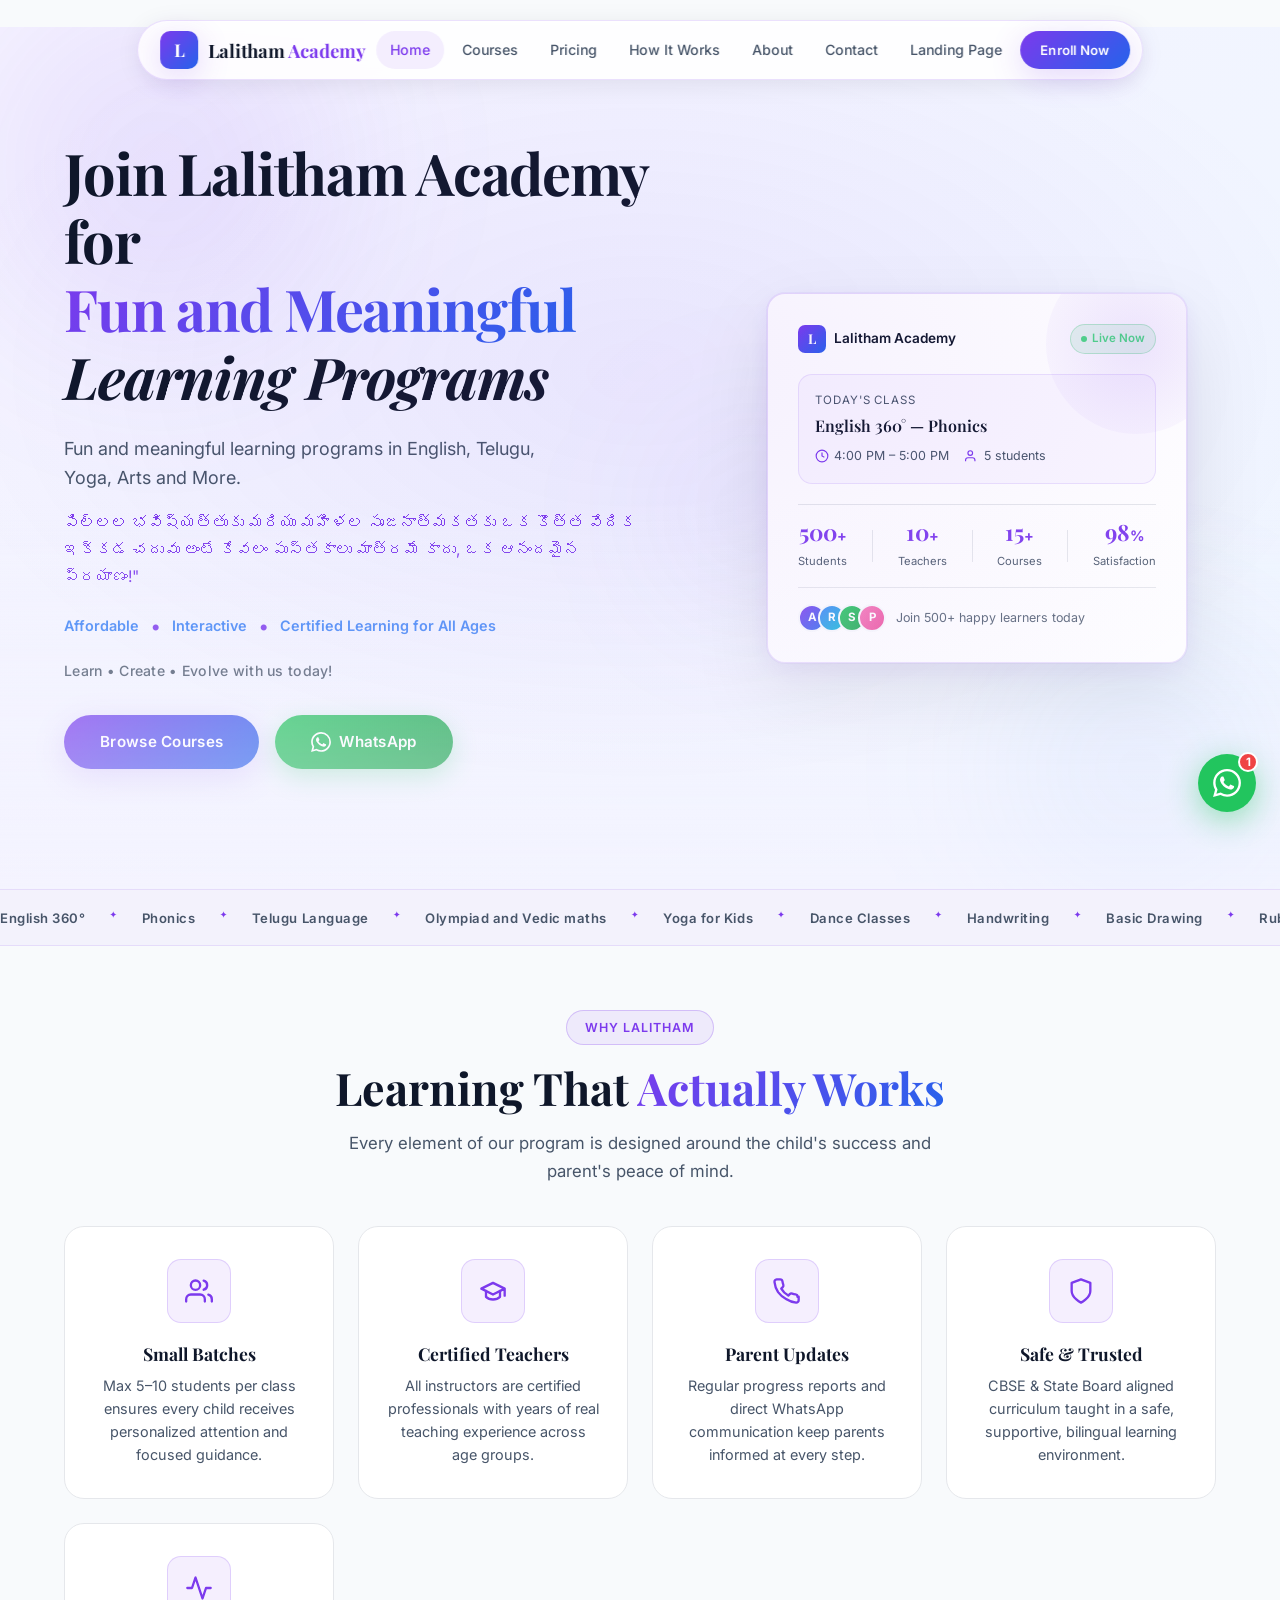
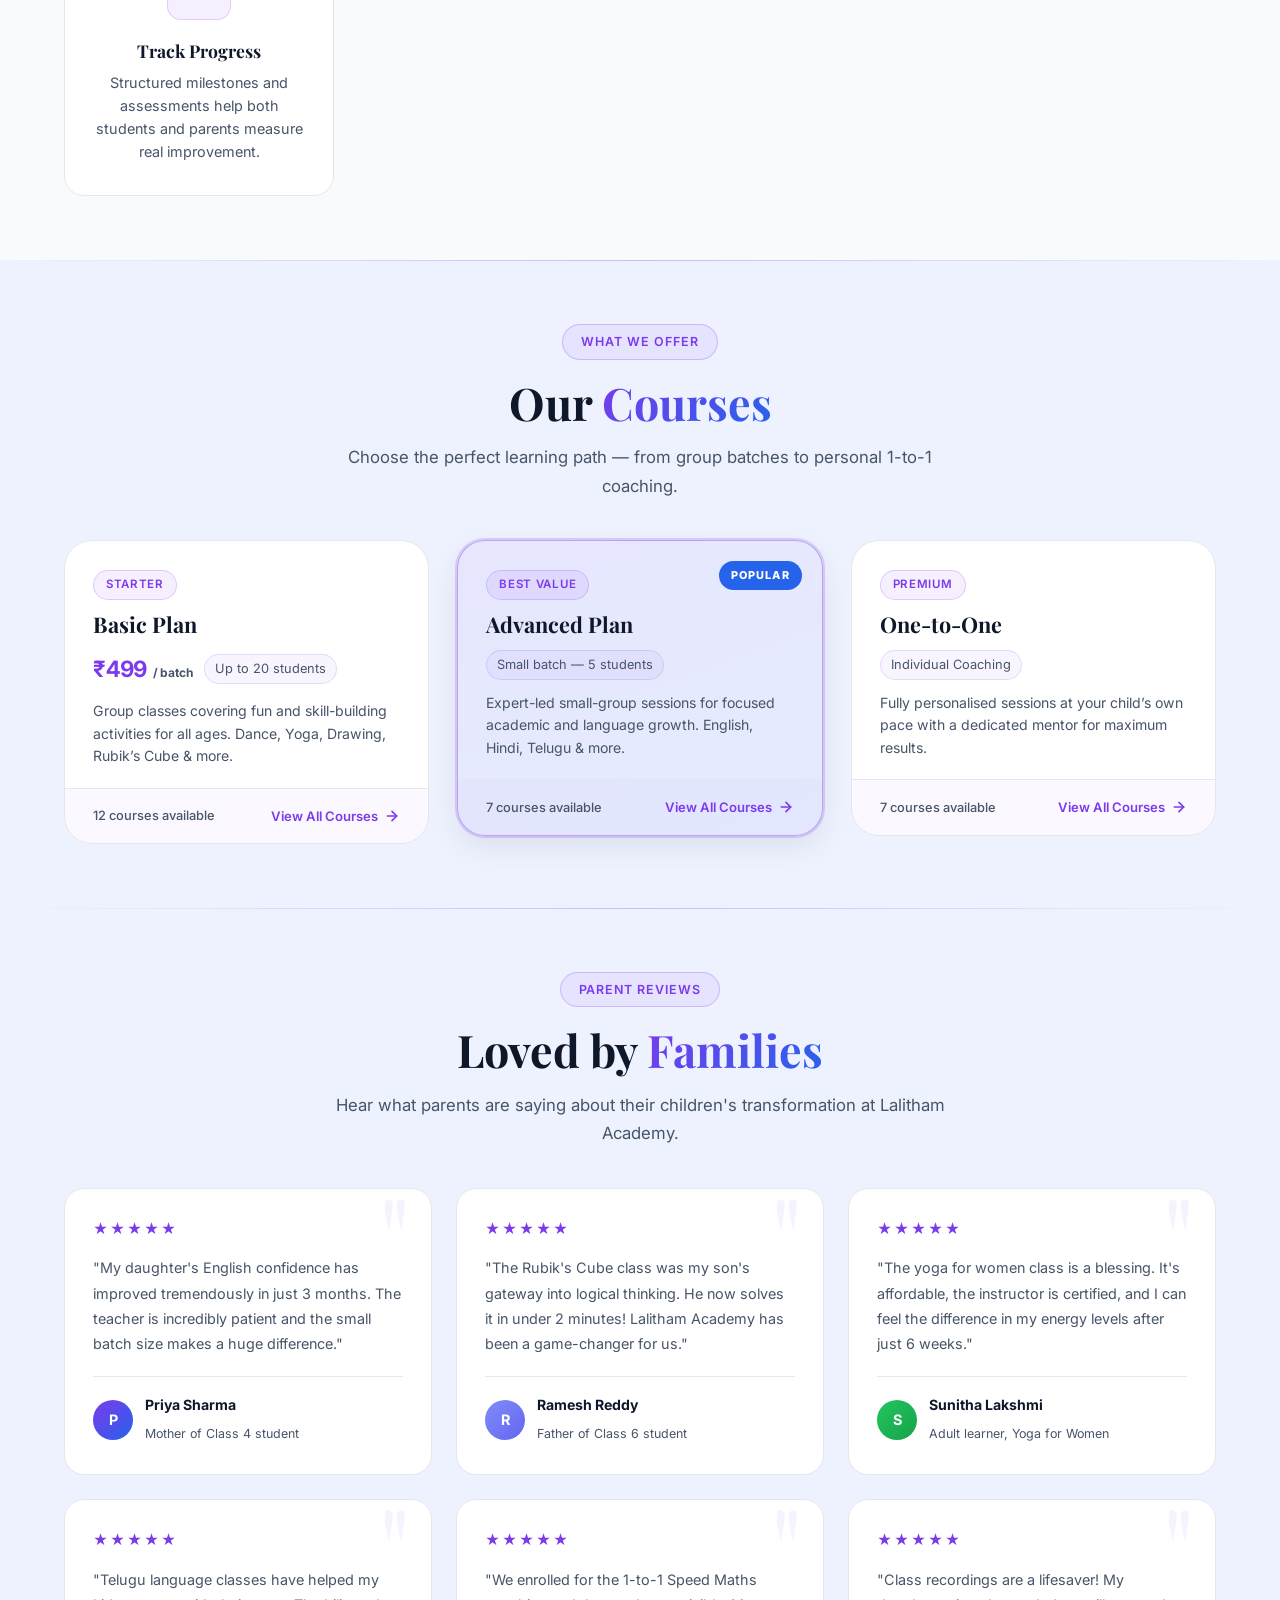
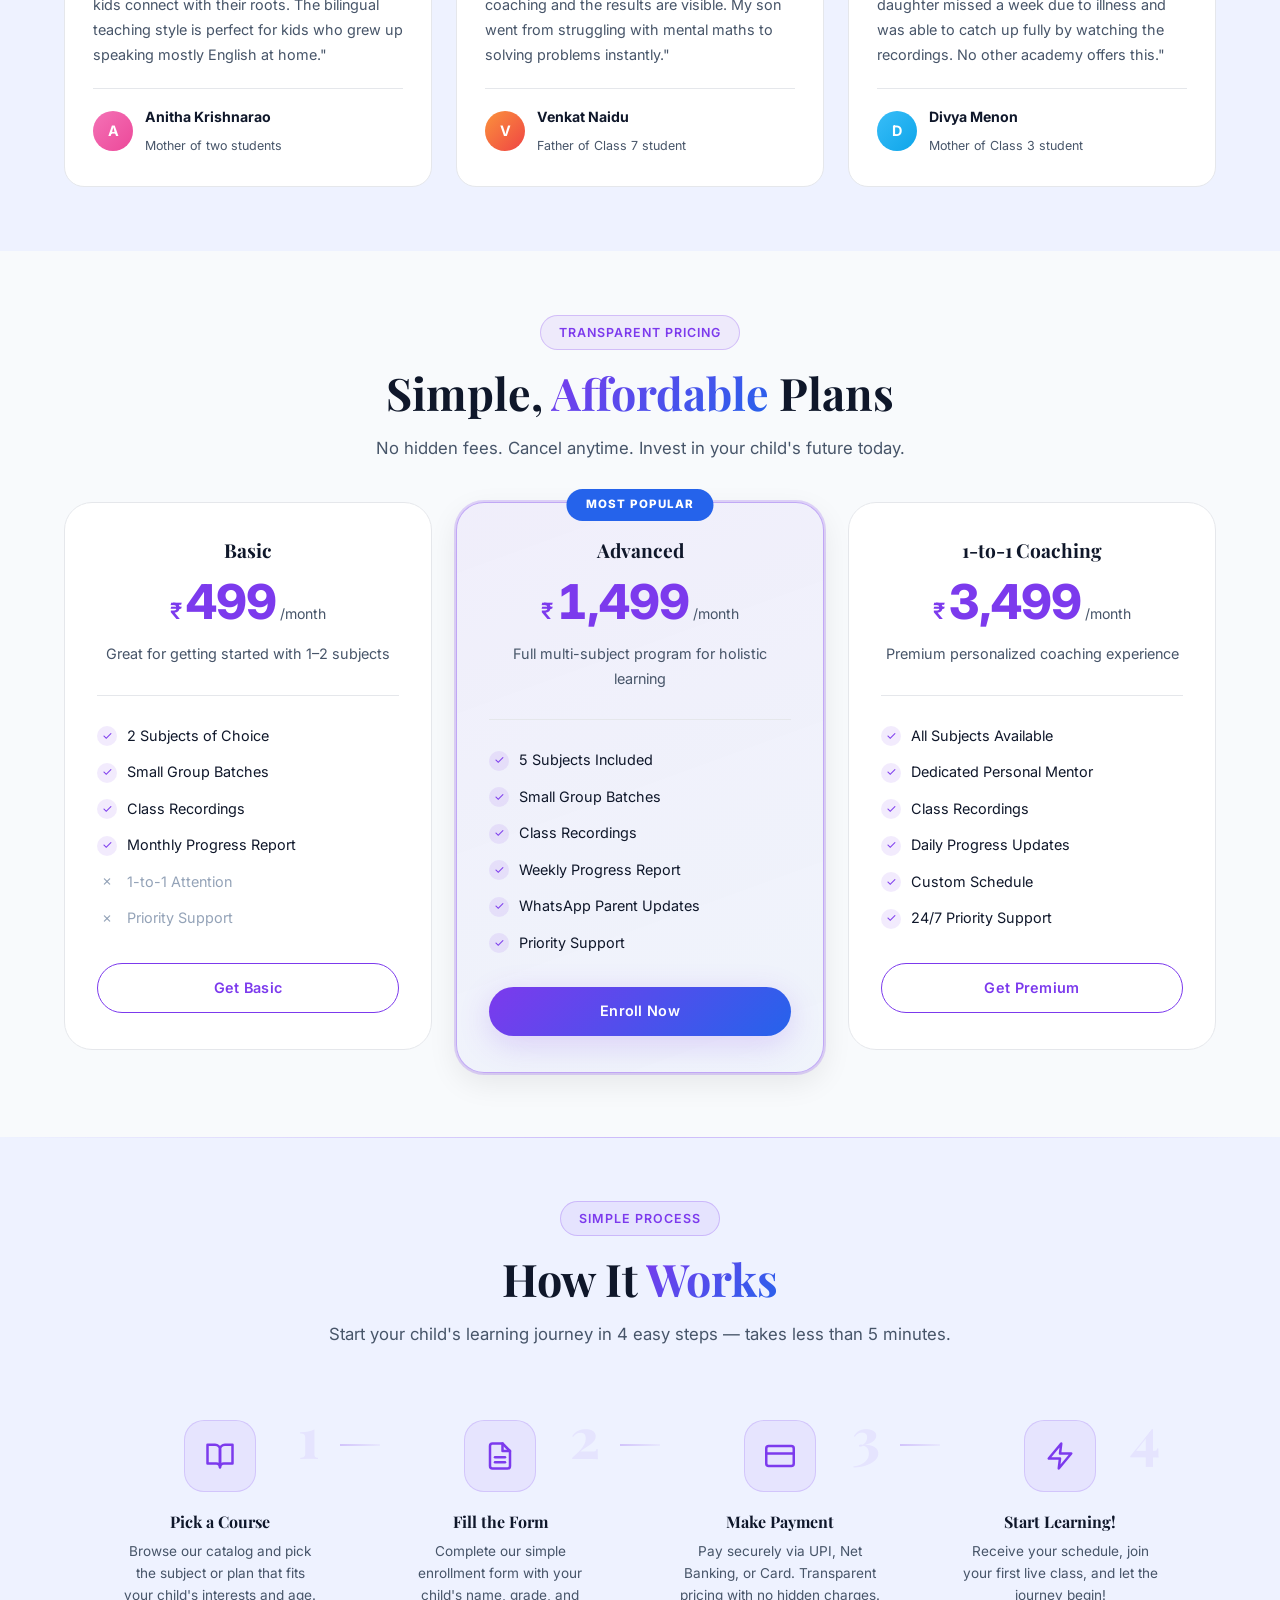
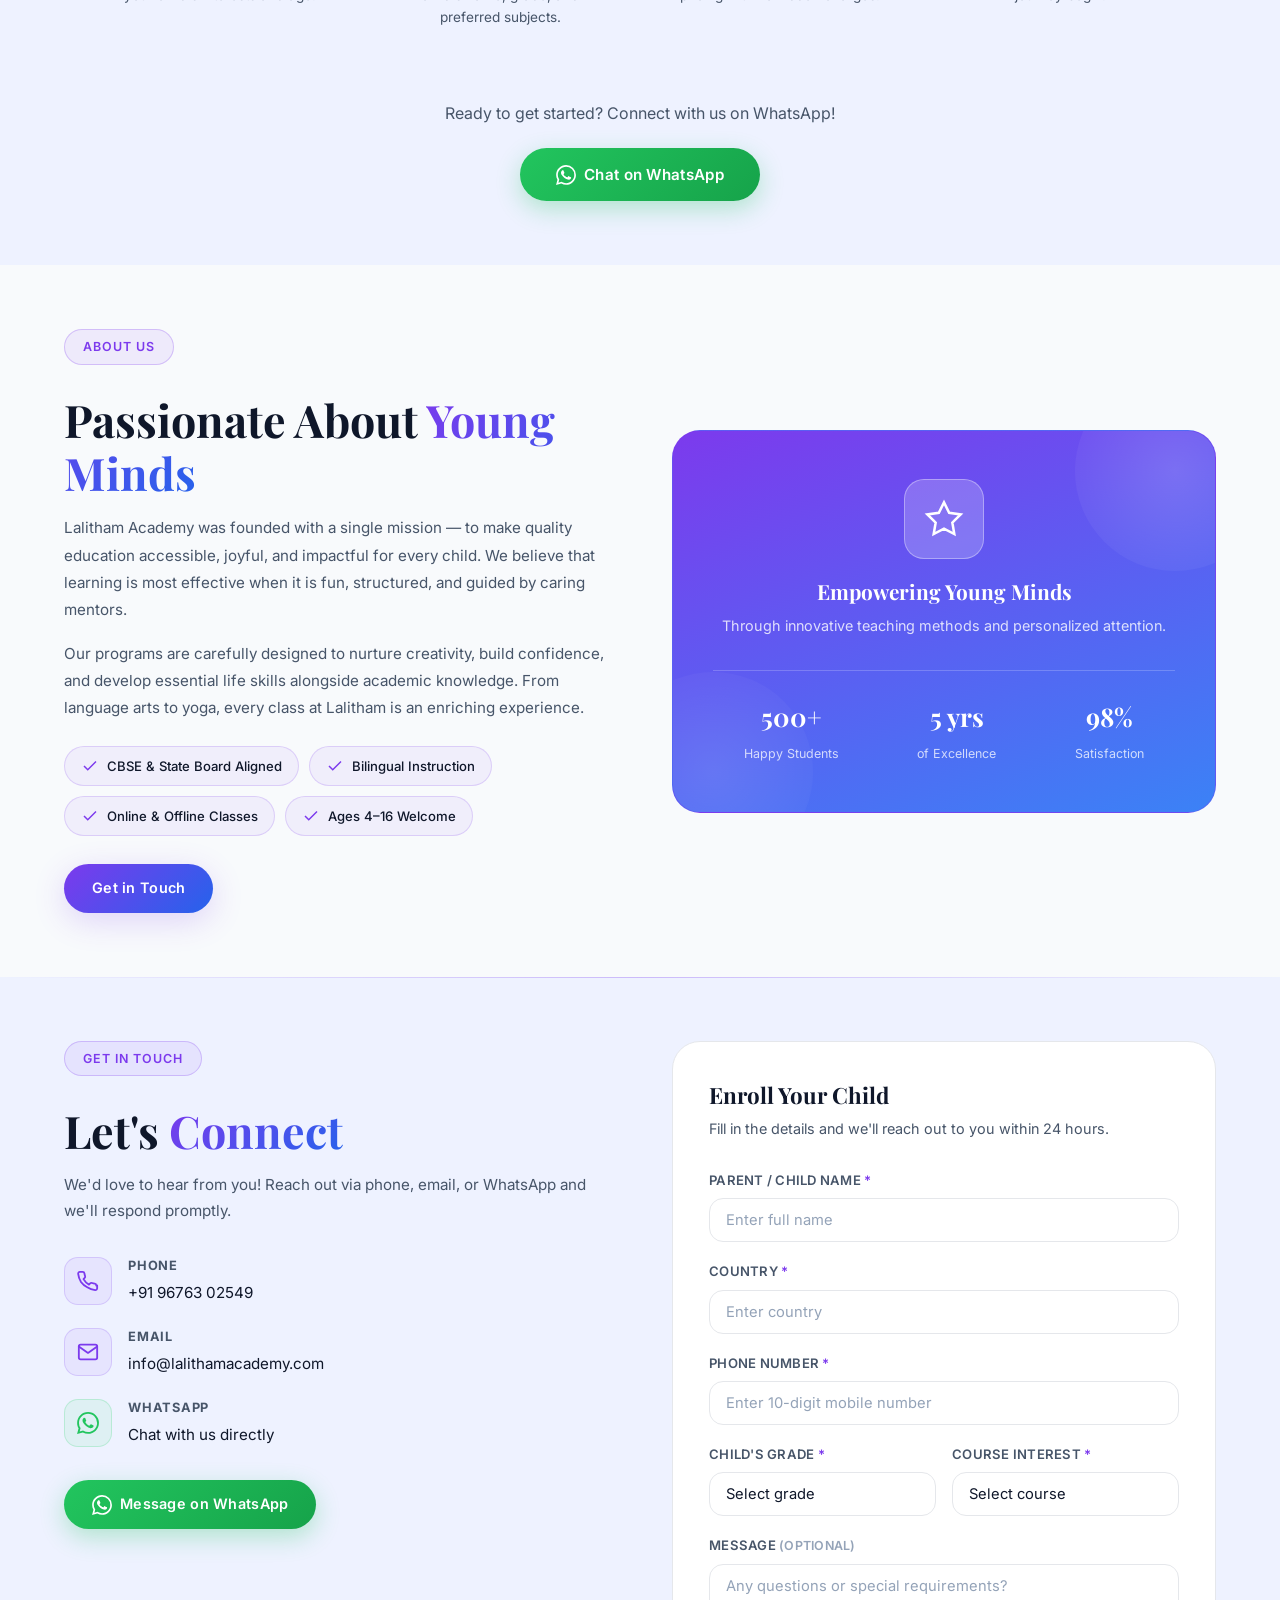
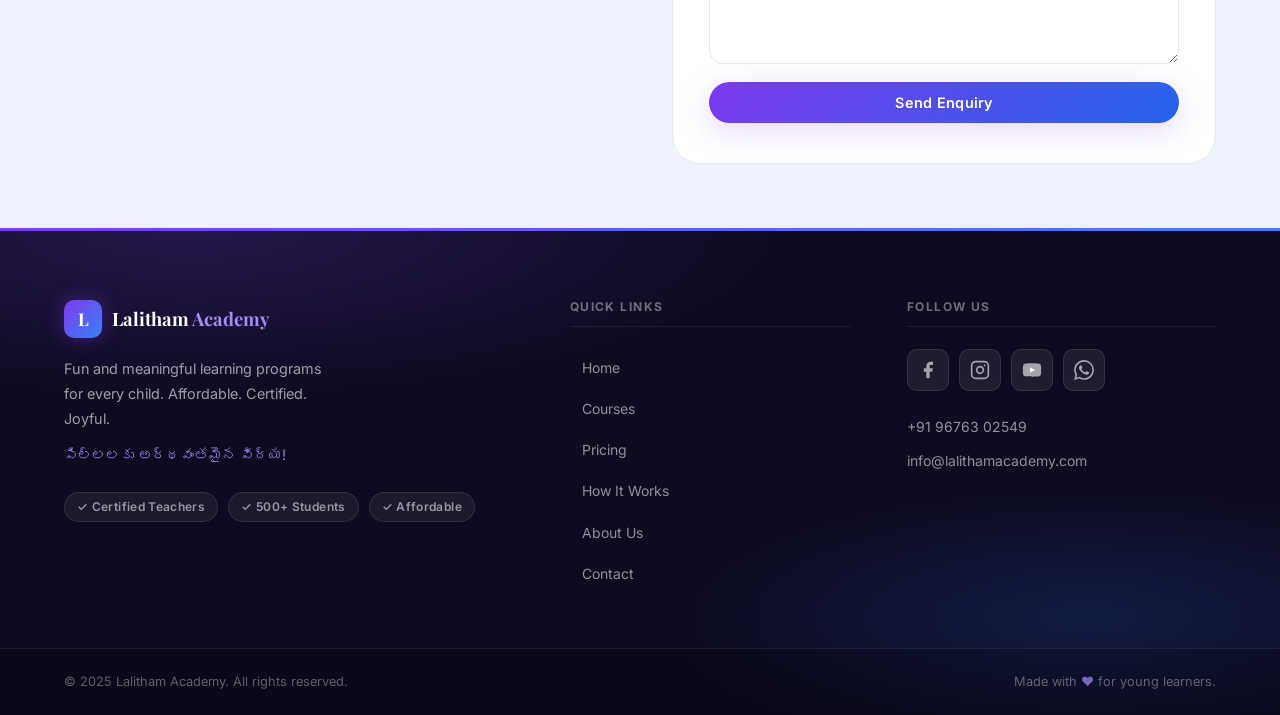
<file: index.html>
<!DOCTYPE html>
<html lang="en">
<head>
  <meta charset="UTF-8" />
  <meta name="viewport" content="width=device-width, initial-scale=1.0" />
  <title>Lalitham Academy – Premium Learning for Every Child</title>
  <meta name="description" content="Lalitham Academy offers premium learning programs in English, Telugu, Yoga, Arts and more for all ages. Small batches, certified teachers, affordable pricing." />

  <!-- Google Fonts -->
  <link rel="preconnect" href="https://fonts.googleapis.com" />
  <link rel="preconnect" href="https://fonts.gstatic.com" crossorigin />
  <link href="https://fonts.googleapis.com/css2?family=Playfair+Display:ital,wght@0,600;0,700;0,800;1,600&family=Inter:wght@400;500;600;700&display=swap" rel="stylesheet" />

  <!-- Styles -->
  <link rel="stylesheet" href="css/styles.css" />
</head>
<body>

  <!-- ═══════════════════════════════════════════
       NAVBAR
  ═══════════════════════════════════════════ -->
  <header class="navbar" id="navbar">
    <div class="container navbar__inner">
      <a href="#home" class="navbar__logo">
        <div class="logo-mark">L</div>
        <span class="logo-text">Lalitham <span class="logo-accent">Academy</span></span>
      </a>

      <nav class="navbar__links" id="navLinks">
        <a href="#home"         class="nav-link active">Home</a>
        <a href="#courses"      class="nav-link">Courses</a>
        <a href="#pricing"      class="nav-link">Pricing</a>
        <a href="#how-it-works" class="nav-link">How It Works</a>
        <a href="#about"        class="nav-link">About</a>
        <a href="#contact"      class="nav-link">Contact</a>
        <a href="landing page.html" class="nav-link">Landing Page</a>
        <!--<a href="dashboard.html" class="btn btn--sm btn--outline">Dashboard</a> -->
        <a href="https://wa.me/919676302549" target="_blank" class="btn btn--sm btn--primary">Enroll Now</a>
      </nav>

      <button class="hamburger" id="hamburger" aria-label="Toggle menu" aria-expanded="false">
        <span></span><span></span><span></span>
      </button>
    </div>
  </header>

  <main>
<br>
    <!-- ═══════════════════════════════════════════
         HERO
    ═══════════════════════════════════════════ -->
    <section class="hero" id="home">
      <div class="hero__blob hero__blob--1" aria-hidden="true"></div>
      <div class="hero__blob hero__blob--2" aria-hidden="true"></div>
      <div class="hero__blob hero__blob--3" aria-hidden="true"></div>

      <div class="container hero__split">

        <!-- Left -->
        <div class="hero__left">
          <h1 class="hero__title reveal">
            Join Lalitham Academy for<br>
            <span class="gradient-text">Fun and Meaningful</span><br>
            <em>Learning Programs</em>
          </h1>

          <p class="hero__subtitle reveal">
            Fun and meaningful learning programs in English, Telugu, Yoga, Arts and More.
          </p>

          <p class="hero__telugu reveal">
            పిల్లల భవిష్యత్తుకు మరియు మహిళల సృజనాత్మకతకు ఒక కొత్త వేదిక<br> ఇక్కడ చదువు అంటే కేవలం పుస్తకాలు మాత్రమే కాదు, ఒక ఆనందమైన ప్రయాణం!"
          </p>

          <div class="hero__highlight reveal">
            <span>Affordable</span>
            <span class="dot">•</span>
            <span>Interactive</span>
            <span class="dot">•</span>
            <span>Certified Learning for All Ages</span>
          </div>

          <p class="hero__tagline reveal">Learn • Create • Evolve with us today!</p>
          

          <div class="hero__cta reveal">
            <a href="#courses" class="btn btn--primary btn--lg ripple">Browse Courses</a>
            <a href="https://wa.me/919676302549" target="_blank" class="btn btn--whatsapp btn--lg ripple">
              <svg width="20" height="20" viewBox="0 0 24 24" fill="currentColor" aria-hidden="true"><path d="M17.472 14.382c-.297-.149-1.758-.867-2.03-.967-.273-.099-.471-.148-.67.15-.197.297-.767.966-.94 1.164-.173.199-.347.223-.644.075-.297-.15-1.255-.463-2.39-1.475-.883-.788-1.48-1.761-1.653-2.059-.173-.297-.018-.458.13-.606.134-.133.298-.347.446-.52.149-.174.198-.298.298-.497.099-.198.05-.371-.025-.52-.075-.149-.669-1.612-.916-2.207-.242-.579-.487-.5-.669-.51-.173-.008-.371-.01-.57-.01-.198 0-.52.074-.792.372-.272.297-1.04 1.016-1.04 2.479 0 1.462 1.065 2.875 1.213 3.074.149.198 2.096 3.2 5.077 4.487.709.306 1.262.489 1.694.625.712.227 1.36.195 1.871.118.571-.085 1.758-.719 2.006-1.413.248-.694.248-1.289.173-1.413-.074-.124-.272-.198-.57-.347m-5.421 7.403h-.004a9.87 9.87 0 01-5.031-1.378l-.361-.214-3.741.982.998-3.648-.235-.374a9.86 9.86 0 01-1.51-5.26c.001-5.45 4.436-9.884 9.888-9.884 2.64 0 5.122 1.03 6.988 2.898a9.825 9.825 0 012.893 6.994c-.003 5.45-4.437 9.884-9.885 9.884m8.413-18.297A11.815 11.815 0 0012.05 0C5.495 0 .16 5.335.157 11.892c0 2.096.547 4.142 1.588 5.945L.057 24l6.305-1.654a11.882 11.882 0 005.683 1.448h.005c6.554 0 11.89-5.335 11.893-11.893a11.821 11.821 0 00-3.48-8.413z"/></svg>
              WhatsApp
            </a>
          </div>
        </div>

        <!-- Right: Floating Card -->
        <div class="hero__right reveal">
          <div class="hero__card">
            <div class="hero__card-glow" aria-hidden="true"></div>

            <div class="hero__card-header">
              <div class="hero__card-logo">
                <div class="logo-mark logo-mark--sm">L</div>
                <span>Lalitham Academy</span>
              </div>
              <span class="hero__card-badge">Live Now</span>
            </div>

            <div class="hero__card-body">
              <p class="hero__card-label">Today's Class</p>
              <h3 class="hero__card-title">English 360° — Phonics</h3>
              <div class="hero__card-meta">
                <span>
                  <svg width="14" height="14" viewBox="0 0 24 24" fill="none" stroke="currentColor" stroke-width="2"><circle cx="12" cy="12" r="10"/><polyline points="12 6 12 12 16 14"/></svg>
                  4:00 PM – 5:00 PM
                </span>
                <span>
                  <svg width="14" height="14" viewBox="0 0 24 24" fill="none" stroke="currentColor" stroke-width="2"><path d="M17 21v-2a4 4 0 0 0-4-4H5a4 4 0 0 0-4 4v2"/><circle cx="9" cy="7" r="4"/></svg>
                  5 students
                </span>
              </div>
            </div>

            <div class="hero__card-stats">
              <div class="hero__stat">
                <span class="stat__num hero__stat-num" data-target="500">0</span><span class="hero__stat-suffix">+</span>
                <p>Students</p>
              </div>
              <div class="hero__stat-divider"></div>
              <div class="hero__stat">
                <span class="stat__num hero__stat-num" data-target="10">0</span><span class="hero__stat-suffix">+</span>
                <p>Teachers</p>
              </div>
              <div class="hero__stat-divider"></div>
              <div class="hero__stat">
                <span class="stat__num hero__stat-num" data-target="15">0</span><span class="hero__stat-suffix">+</span>
                <p>Courses</p>
              </div>
              <div class="hero__stat-divider"></div>
              <div class="hero__stat">
                <span class="stat__num hero__stat-num" data-target="98">0</span><span class="hero__stat-suffix">%</span>
                <p>Satisfaction</p>
              </div>
            </div>

            <div class="hero__card-avatars">
              <div class="avatar-stack">
                <div class="avatar-bubble" style="background:linear-gradient(135deg,#7C3AED,#2563EB)">A</div>
                <div class="avatar-bubble" style="background:linear-gradient(135deg,#3B82F6,#06B6D4)">R</div>
                <div class="avatar-bubble" style="background:linear-gradient(135deg,#22C55E,#16A34A)">S</div>
                <div class="avatar-bubble" style="background:linear-gradient(135deg,#F472B6,#EC4899)">P</div>
              </div>
              <span>Join 500+ happy learners today</span>
            </div>
          </div>
        </div>

      </div>
    </section>
    <!-- ═══════════════════════════════════════════
         MARQUEE STRIP
    ═══════════════════════════════════════════ -->
    <div class="marquee-strip" aria-hidden="true">
      <div class="marquee-track">
        <span>English 360°</span><span class="marquee-dot">✦</span>
        <span>Phonics</span><span class="marquee-dot">✦</span>
        <span>Telugu Language</span><span class="marquee-dot">✦</span>
        <span>Olympiad and Vedic maths</span><span class="marquee-dot">✦</span>
        <span>Yoga for Kids</span><span class="marquee-dot">✦</span>
        <span>Dance Classes</span><span class="marquee-dot">✦</span>
        <span>Handwriting</span><span class="marquee-dot">✦</span>
        <span>Basic Drawing</span><span class="marquee-dot">✦</span>
        <span>Rubik's Cube</span><span class="marquee-dot">✦</span>
        <span>Hindi</span><span class="marquee-dot">✦</span>
        <span>Karrasamu Classes</span><span class="marquee-dot">✦</span>
        <span>Yoga for Women</span><span class="marquee-dot">✦</span>
        <!-- Duplicate for seamless loop -->
        <span>English 360°</span><span class="marquee-dot">✦</span>
        <span>Phonics</span><span class="marquee-dot">✦</span>
        <span>Telugu Language</span><span class="marquee-dot">✦</span>
        <span>Olympiad and Vedic maths</span><span class="marquee-dot">✦</span>
        <span>Yoga for Kids</span><span class="marquee-dot">✦</span>
        <span>Dance Classes</span><span class="marquee-dot">✦</span>
        <span>Handwriting</span><span class="marquee-dot">✦</span>
        <span>Basic Drawing</span><span class="marquee-dot">✦</span>
        <span>Rubik's Cube</span><span class="marquee-dot">✦</span>
        <span>Hindi</span><span class="marquee-dot">✦</span>
        <span>Karrasamu Classes</span><span class="marquee-dot">✦</span>
        <span>Yoga for Women</span><span class="marquee-dot">✦</span>
      </div>
    </div>

    <!-- ═══════════════════════════════════════════
         WHY CHOOSE US (FEATURES)
    ═══════════════════════════════════════════ -->
    <section class="features" id="features">
      <div class="container">
        <div class="section-header reveal">
          <span class="section-badge">Why Lalitham</span>
          <h2 class="section-title">Learning That <span class="gradient-text">Actually Works</span></h2>
          <p class="section-subtitle">Every element of our program is designed around the child's success and parent's peace of mind.</p>
        </div>
        <div class="features__grid">

          <div class="feature-card reveal">
            <div class="feature-card__icon">
              <svg width="28" height="28" viewBox="0 0 24 24" fill="none" stroke="currentColor" stroke-width="2" stroke-linecap="round" stroke-linejoin="round"><path d="M17 21v-2a4 4 0 0 0-4-4H5a4 4 0 0 0-4 4v2"/><circle cx="9" cy="7" r="4"/><path d="M23 21v-2a4 4 0 0 0-3-3.87"/><path d="M16 3.13a4 4 0 0 1 0 7.75"/></svg>
            </div>
            <h3>Small Batches</h3>
            <p>Max 5–10 students per class ensures every child receives personalized attention and focused guidance.</p>
          </div>

          <div class="feature-card reveal">
            <div class="feature-card__icon">
              <svg width="28" height="28" viewBox="0 0 24 24" fill="none" stroke="currentColor" stroke-width="2" stroke-linecap="round" stroke-linejoin="round"><path d="M22 10v6M2 10l10-5 10 5-10 5z"/><path d="M6 12v5c3 3 9 3 12 0v-5"/></svg>
            </div>
            <h3>Certified Teachers</h3>
            <p>All instructors are certified professionals with years of real teaching experience across age groups.</p>
          </div>

          

          <div class="feature-card reveal">
            <div class="feature-card__icon">
              <svg width="28" height="28" viewBox="0 0 24 24" fill="none" stroke="currentColor" stroke-width="2" stroke-linecap="round" stroke-linejoin="round"><path d="M22 16.92v3a2 2 0 0 1-2.18 2 19.79 19.79 0 0 1-8.63-3.07A19.5 19.5 0 0 1 4.36 13a19.79 19.79 0 0 1-3.07-8.67A2 2 0 0 1 3.11 2h3a2 2 0 0 1 2 1.72c.127.96.361 1.903.7 2.81a2 2 0 0 1-.45 2.11L7.09 9.91a16 16 0 0 0 6 6l1.27-1.27a2 2 0 0 1 2.11-.45c.907.339 1.85.573 2.81.7A2 2 0 0 1 21 16.92z"/></svg>
            </div>
            <h3>Parent Updates</h3>
            <p>Regular progress reports and direct WhatsApp communication keep parents informed at every step.</p>
          </div>

          <div class="feature-card reveal">
            <div class="feature-card__icon">
              <svg width="28" height="28" viewBox="0 0 24 24" fill="none" stroke="currentColor" stroke-width="2" stroke-linecap="round" stroke-linejoin="round"><path d="M12 22s8-4 8-10V5l-8-3-8 3v7c0 6 8 10 8 10z"/></svg>
            </div>
            <h3>Safe & Trusted</h3>
            <p>CBSE & State Board aligned curriculum taught in a safe, supportive, bilingual learning environment.</p>
          </div>

          <div class="feature-card reveal">
            <div class="feature-card__icon">
              <svg width="28" height="28" viewBox="0 0 24 24" fill="none" stroke="currentColor" stroke-width="2" stroke-linecap="round" stroke-linejoin="round"><polyline points="22 12 18 12 15 21 9 3 6 12 2 12"/></svg>
            </div>
            <h3>Track Progress</h3>
            <p>Structured milestones and assessments help both students and parents measure real improvement.</p>
          </div>

        </div>
      </div>
    </section>

    <!-- ═══════════════════════════════════════════
         COURSES
    ═══════════════════════════════════════════ -->
    <section class="courses" id="courses">
      <div class="container">
        <div class="section-header reveal">
          <span class="section-badge">What We Offer</span>
          <h2 class="section-title">Our <span class="gradient-text">Courses</span></h2>
          <p class="section-subtitle">Choose the perfect learning path — from group batches to personal 1-to-1 coaching.</p>
        </div>

        <div class="courses__grid">

          <!-- BASIC PLAN SUMMARY -->
          <a href="basic-plan.html" class="plan-summary-card reveal">
            <div class="plan-summary-card__header">
              <span class="course-tag">Starter</span>
              <h3>Basic Plan</h3>
              <div class="course-card__meta">
                <span class="course-card__price">₹499 <small>/ batch</small></span>
                <span class="course-card__batch">Up to 20 students</span>
              </div>
              <p>Group classes covering fun and skill-building activities for all ages. Dance, Yoga, Drawing, Rubik’s Cube &amp; more.</p>
            </div>
            <div class="plan-summary-card__footer">
              <span class="plan-summary-card__count">12 courses available</span>
              <span class="plan-summary-card__cta">View All Courses <svg width="16" height="16" viewBox="0 0 24 24" fill="none" stroke="currentColor" stroke-width="2.5" stroke-linecap="round" stroke-linejoin="round" aria-hidden="true"><line x1="5" y1="12" x2="19" y2="12"/><polyline points="12 5 19 12 12 19"/></svg></span>
            </div>
          </a>

          <!-- ADVANCED PLAN SUMMARY -->
          <a href="advanced-plan.html" class="plan-summary-card plan-summary-card--featured reveal">
            <div class="popular-badge">POPULAR</div>
            <div class="plan-summary-card__header">
              <span class="course-tag">Best Value</span>
              <h3>Advanced Plan</h3>
              <div class="course-card__meta">
                <span class="course-card__batch">Small batch — 5 students</span>
              </div>
              <p>Expert-led small-group sessions for focused academic and language growth. English, Hindi, Telugu &amp; more.</p>
            </div>
            <div class="plan-summary-card__footer">
              <span class="plan-summary-card__count">7 courses available</span>
              <span class="plan-summary-card__cta">View All Courses <svg width="16" height="16" viewBox="0 0 24 24" fill="none" stroke="currentColor" stroke-width="2.5" stroke-linecap="round" stroke-linejoin="round" aria-hidden="true"><line x1="5" y1="12" x2="19" y2="12"/><polyline points="12 5 19 12 12 19"/></svg></span>
            </div>
          </a>

          <!-- ONE-TO-ONE SUMMARY -->
          <a href="one-to-one.html" class="plan-summary-card reveal">
            <div class="plan-summary-card__header">
              <span class="course-tag">Premium</span>
              <h3>One-to-One</h3>
              <div class="course-card__meta">
                <span class="course-card__batch">Individual Coaching</span>
              </div>
              <p>Fully personalised sessions at your child’s own pace with a dedicated mentor for maximum results.</p>
            </div>
            <div class="plan-summary-card__footer">
              <span class="plan-summary-card__count">7 courses available</span>
              <span class="plan-summary-card__cta">View All Courses <svg width="16" height="16" viewBox="0 0 24 24" fill="none" stroke="currentColor" stroke-width="2.5" stroke-linecap="round" stroke-linejoin="round" aria-hidden="true"><line x1="5" y1="12" x2="19" y2="12"/><polyline points="12 5 19 12 12 19"/></svg></span>
            </div>
          </a>

        </div>
      </div>
    </section>

    <!-- ═══════════════════════════════════════════
         TESTIMONIALS
    ═══════════════════════════════════════════ -->
    <section class="testimonials" id="testimonials">
      <div class="container">
        <div class="section-header reveal">
          <span class="section-badge">Parent Reviews</span>
          <h2 class="section-title">Loved by <span class="gradient-text">Families</span></h2>
          <p class="section-subtitle">Hear what parents are saying about their children's transformation at Lalitham Academy.</p>
        </div>

        <div class="testimonials__grid">

          <div class="testimonial-card reveal">
            <div class="testimonial-card__stars">★★★★★</div>
            <p class="testimonial-card__text">"My daughter's English confidence has improved tremendously in just 3 months. The teacher is incredibly patient and the small batch size makes a huge difference."</p>
            <div class="testimonial-card__author">
              <div class="testimonial-avatar" style="background:linear-gradient(135deg,#7C3AED,#2563EB)">P</div>
              <div>
                <strong>Priya Sharma</strong>
                <span>Mother of Class 4 student</span>
              </div>
            </div>
          </div>

          <div class="testimonial-card reveal">
            <div class="testimonial-card__stars">★★★★★</div>
            <p class="testimonial-card__text">"The Rubik's Cube class was my son's gateway into logical thinking. He now solves it in under 2 minutes! Lalitham Academy has been a game-changer for us."</p>
            <div class="testimonial-card__author">
              <div class="testimonial-avatar" style="background:linear-gradient(135deg,#818CF8,#6366F1)">R</div>
              <div>
                <strong>Ramesh Reddy</strong>
                <span>Father of Class 6 student</span>
              </div>
            </div>
          </div>

          <div class="testimonial-card reveal">
            <div class="testimonial-card__stars">★★★★★</div>
            <p class="testimonial-card__text">"The yoga for women class is a blessing. It's affordable, the instructor is certified, and I can feel the difference in my energy levels after just 6 weeks."</p>
            <div class="testimonial-card__author">
              <div class="testimonial-avatar" style="background:linear-gradient(135deg,#22C55E,#16A34A)">S</div>
              <div>
                <strong>Sunitha Lakshmi</strong>
                <span>Adult learner, Yoga for Women</span>
              </div>
            </div>
          </div>

          <div class="testimonial-card reveal">
            <div class="testimonial-card__stars">★★★★★</div>
            <p class="testimonial-card__text">"Telugu language classes have helped my kids connect with their roots. The bilingual teaching style is perfect for kids who grew up speaking mostly English at home."</p>
            <div class="testimonial-card__author">
              <div class="testimonial-avatar" style="background:linear-gradient(135deg,#F472B6,#EC4899)">A</div>
              <div>
                <strong>Anitha Krishnarao</strong>
                <span>Mother of two students</span>
              </div>
            </div>
          </div>

          <div class="testimonial-card reveal">
            <div class="testimonial-card__stars">★★★★★</div>
            <p class="testimonial-card__text">"We enrolled for the 1-to-1 Speed Maths coaching and the results are visible. My son went from struggling with mental maths to solving problems instantly."</p>
            <div class="testimonial-card__author">
              <div class="testimonial-avatar" style="background:linear-gradient(135deg,#FB923C,#EF4444)">V</div>
              <div>
                <strong>Venkat Naidu</strong>
                <span>Father of Class 7 student</span>
              </div>
            </div>
          </div>

          <div class="testimonial-card reveal">
            <div class="testimonial-card__stars">★★★★★</div>
            <p class="testimonial-card__text">"Class recordings are a lifesaver! My daughter missed a week due to illness and was able to catch up fully by watching the recordings. No other academy offers this."</p>
            <div class="testimonial-card__author">
              <div class="testimonial-avatar" style="background:linear-gradient(135deg,#38BDF8,#0EA5E9)">D</div>
              <div>
                <strong>Divya Menon</strong>
                <span>Mother of Class 3 student</span>
              </div>
            </div>
          </div>

        </div>
      </div>
    </section>

    <!-- ═══════════════════════════════════════════
         PRICING
    ═══════════════════════════════════════════ -->
    <section class="pricing" id="pricing">
      <div class="container">
        <div class="section-header reveal">
          <span class="section-badge">Transparent Pricing</span>
          <h2 class="section-title">Simple, <span class="gradient-text">Affordable</span> Plans</h2>
          <p class="section-subtitle">No hidden fees. Cancel anytime. Invest in your child's future today.</p>
        </div>

        <div class="pricing__grid">

          <div class="pricing-card reveal">
            <div class="pricing-card__top">
              <h3>Basic</h3>
              <div class="pricing-card__price">
                <span class="currency">₹</span>
                <span class="amount">499</span>
                <span class="period">/month</span>
              </div>
              <p>Great for getting started with 1–2 subjects</p>
            </div>
            <ul class="pricing-features">
              <li><span class="check">✓</span> 2 Subjects of Choice</li>
              <li><span class="check">✓</span> Small Group Batches</li>
              <li><span class="check">✓</span> Class Recordings</li>
              <li><span class="check">✓</span> Monthly Progress Report</li>
              <li class="disabled"><span class="cross">✗</span> 1-to-1 Attention</li>
              <li class="disabled"><span class="cross">✗</span> Priority Support</li>
            </ul>
            <a href="#contact" class="btn btn--outline btn--full ripple">Get Basic</a>
          </div>

          <div class="pricing-card pricing-card--featured reveal">
            <div class="pricing-card__badge">Most Popular</div>
            <div class="pricing-card__top">
              <h3>Advanced</h3>
              <div class="pricing-card__price">
                <span class="currency">₹</span>
                <span class="amount">1,499</span>
                <span class="period">/month</span>
              </div>
              <p>Full multi-subject program for holistic learning</p>
            </div>
            <ul class="pricing-features">
              <li><span class="check">✓</span> 5 Subjects Included</li>
              <li><span class="check">✓</span> Small Group Batches</li>
              <li><span class="check">✓</span> Class Recordings</li>
              <li><span class="check">✓</span> Weekly Progress Report</li>
              <li><span class="check">✓</span> WhatsApp Parent Updates</li>
              <li><span class="check">✓</span> Priority Support</li>
            </ul>
            <a href="#contact" class="btn btn--primary btn--full ripple">Enroll Now</a>
          </div>

          <div class="pricing-card reveal">
            <div class="pricing-card__top">
              <h3>1-to-1 Coaching</h3>
              <div class="pricing-card__price">
                <span class="currency">₹</span>
                <span class="amount">3,499</span>
                <span class="period">/month</span>
              </div>
              <p>Premium personalized coaching experience</p>
            </div>
            <ul class="pricing-features">
              <li><span class="check">✓</span> All Subjects Available</li>
              <li><span class="check">✓</span> Dedicated Personal Mentor</li>
              <li><span class="check">✓</span> Class Recordings</li>
              <li><span class="check">✓</span> Daily Progress Updates</li>
              <li><span class="check">✓</span> Custom Schedule</li>
              <li><span class="check">✓</span> 24/7 Priority Support</li>
            </ul>
            <a href="#contact" class="btn btn--outline btn--full ripple">Get Premium</a>
          </div>

        </div>
      </div>
    </section>

    <!-- ═══════════════════════════════════════════
         HOW IT WORKS
    ═══════════════════════════════════════════ -->
    <section class="how-it-works" id="how-it-works">
      <div class="container">
        <div class="section-header reveal">
          <span class="section-badge">Simple Process</span>
          <h2 class="section-title">How It <span class="gradient-text">Works</span></h2>
          <p class="section-subtitle">Start your child's learning journey in 4 easy steps — takes less than 5 minutes.</p>
        </div>

        <div class="steps">

          <div class="step reveal">
            <div class="step__number">1</div>
            <div class="step__icon">
              <svg width="30" height="30" viewBox="0 0 24 24" fill="none" stroke="currentColor" stroke-width="2" stroke-linecap="round" stroke-linejoin="round"><path d="M2 3h6a4 4 0 0 1 4 4v14a3 3 0 0 0-3-3H2z"/><path d="M22 3h-6a4 4 0 0 0-4 4v14a3 3 0 0 1 3-3h7z"/></svg>
            </div>
            <h3>Pick a Course</h3>
            <p>Browse our catalog and pick the subject or plan that fits your child's interests and age.</p>
          </div>

          <div class="step__connector" aria-hidden="true"></div>

          <div class="step reveal">
            <div class="step__number">2</div>
            <div class="step__icon">
              <svg width="30" height="30" viewBox="0 0 24 24" fill="none" stroke="currentColor" stroke-width="2" stroke-linecap="round" stroke-linejoin="round"><path d="M14 2H6a2 2 0 0 0-2 2v16a2 2 0 0 0 2 2h12a2 2 0 0 0 2-2V8z"/><polyline points="14 2 14 8 20 8"/><line x1="16" y1="13" x2="8" y2="13"/><line x1="16" y1="17" x2="8" y2="17"/></svg>
            </div>
            <h3>Fill the Form</h3>
            <p>Complete our simple enrollment form with your child's name, grade, and preferred subjects.</p>
          </div>

          <div class="step__connector" aria-hidden="true"></div>

          <div class="step reveal">
            <div class="step__number">3</div>
            <div class="step__icon">
              <svg width="30" height="30" viewBox="0 0 24 24" fill="none" stroke="currentColor" stroke-width="2" stroke-linecap="round" stroke-linejoin="round"><rect x="1" y="4" width="22" height="16" rx="2" ry="2"/><line x1="1" y1="10" x2="23" y2="10"/></svg>
            </div>
            <h3>Make Payment</h3>
            <p>Pay securely via UPI, Net Banking, or Card. Transparent pricing with no hidden charges.</p>
          </div>

          <div class="step__connector" aria-hidden="true"></div>

          <div class="step reveal">
            <div class="step__number">4</div>
            <div class="step__icon">
              <svg width="30" height="30" viewBox="0 0 24 24" fill="none" stroke="currentColor" stroke-width="2" stroke-linecap="round" stroke-linejoin="round"><polygon points="13 2 3 14 12 14 11 22 21 10 12 10 13 2"/></svg>
            </div>
            <h3>Start Learning!</h3>
            <p>Receive your schedule, join your first live class, and let the journey begin!</p>
          </div>

        </div>

        <div class="how-it-works__cta reveal">
          <p>Ready to get started? Connect with us on WhatsApp!</p>
          <a href="https://wa.me/919676302549" target="_blank" class="btn btn--whatsapp btn--lg ripple">
            <svg width="20" height="20" viewBox="0 0 24 24" fill="currentColor" aria-hidden="true"><path d="M17.472 14.382c-.297-.149-1.758-.867-2.03-.967-.273-.099-.471-.148-.67.15-.197.297-.767.966-.94 1.164-.173.199-.347.223-.644.075-.297-.15-1.255-.463-2.39-1.475-.883-.788-1.48-1.761-1.653-2.059-.173-.297-.018-.458.13-.606.134-.133.298-.347.446-.52.149-.174.198-.298.298-.497.099-.198.05-.371-.025-.52-.075-.149-.669-1.612-.916-2.207-.242-.579-.487-.5-.669-.51-.173-.008-.371-.01-.57-.01-.198 0-.52.074-.792.372-.272.297-1.04 1.016-1.04 2.479 0 1.462 1.065 2.875 1.213 3.074.149.198 2.096 3.2 5.077 4.487.709.306 1.262.489 1.694.625.712.227 1.36.195 1.871.118.571-.085 1.758-.719 2.006-1.413.248-.694.248-1.289.173-1.413-.074-.124-.272-.198-.57-.347m-5.421 7.403h-.004a9.87 9.87 0 01-5.031-1.378l-.361-.214-3.741.982.998-3.648-.235-.374a9.86 9.86 0 01-1.51-5.26c.001-5.45 4.436-9.884 9.888-9.884 2.64 0 5.122 1.03 6.988 2.898a9.825 9.825 0 012.893 6.994c-.003 5.45-4.437 9.884-9.885 9.884m8.413-18.297A11.815 11.815 0 0012.05 0C5.495 0 .16 5.335.157 11.892c0 2.096.547 4.142 1.588 5.945L.057 24l6.305-1.654a11.882 11.882 0 005.683 1.448h.005c6.554 0 11.89-5.335 11.893-11.893a11.821 11.821 0 00-3.48-8.413z"/></svg>
            Chat on WhatsApp
          </a>
        </div>
      </div>
    </section>

    <!-- ═══════════════════════════════════════════
         ABOUT
    ═══════════════════════════════════════════ -->
    <section class="about" id="about">
      <div class="container about__inner">

        <div class="about__text reveal">
          <span class="section-badge">About Us</span>
          <h2 class="section-title">Passionate About <span class="gradient-text">Young Minds</span></h2>
          <p>
            Lalitham Academy was founded with a single mission — to make quality education accessible, joyful, and impactful for every child. We believe that learning is most effective when it is fun, structured, and guided by caring mentors.
          </p>
          <p>
            Our programs are carefully designed to nurture creativity, build confidence, and develop essential life skills alongside academic knowledge. From language arts to yoga, every class at Lalitham is an enriching experience.
          </p>
          <div class="about__badges">
            <div class="about__badge-item">
              <svg width="18" height="18" viewBox="0 0 24 24" fill="none" stroke="currentColor" stroke-width="2"><polyline points="20 6 9 17 4 12"/></svg>
              CBSE &amp; State Board Aligned
            </div>
            <div class="about__badge-item">
              <svg width="18" height="18" viewBox="0 0 24 24" fill="none" stroke="currentColor" stroke-width="2"><polyline points="20 6 9 17 4 12"/></svg>
              Bilingual Instruction
            </div>
            <div class="about__badge-item">
              <svg width="18" height="18" viewBox="0 0 24 24" fill="none" stroke="currentColor" stroke-width="2"><polyline points="20 6 9 17 4 12"/></svg>
              Online &amp; Offline Classes
            </div>
            <div class="about__badge-item">
              <svg width="18" height="18" viewBox="0 0 24 24" fill="none" stroke="currentColor" stroke-width="2"><polyline points="20 6 9 17 4 12"/></svg>
              Ages 4–16 Welcome
            </div>
          </div>
          <a href="#contact" class="btn btn--primary ripple">Get in Touch</a>
        </div>

        <div class="about__card reveal">
          <div class="about__feature-card">
            <div class="about__card-icon">
              <svg width="40" height="40" viewBox="0 0 24 24" fill="none" stroke="currentColor" stroke-width="1.5"><path d="M12 2l3.09 6.26L22 9.27l-5 4.87 1.18 6.88L12 17.77l-6.18 3.25L7 14.14 2 9.27l6.91-1.01L12 2z"/></svg>
            </div>
            <h3>Empowering Young Minds</h3>
            <p>Through innovative teaching methods and personalized attention.</p>
            <div class="about__card-stats">
              <div class="about__stat">
                <strong>500+</strong>
                <span>Happy Students</span>
              </div>
              <div class="about__stat">
                <strong>5 yrs</strong>
                <span>of Excellence</span>
              </div>
              <div class="about__stat">
                <strong>98%</strong>
                <span>Satisfaction</span>
              </div>
            </div>
          </div>
        </div>

      </div>
    </section>

    <!-- ═══════════════════════════════════════════
         CONTACT
    ═══════════════════════════════════════════ -->
    <section class="contact" id="contact">
      <div class="container contact__inner">

        <div class="contact__info reveal">
          <span class="section-badge">Get In Touch</span>
          <h2 class="section-title">Let's <span class="gradient-text">Connect</span></h2>
          <p>We'd love to hear from you! Reach out via phone, email, or WhatsApp and we'll respond promptly.</p>

          <div class="contact__details">
            <div class="contact__detail">
              <div class="contact__detail-icon">
                <svg width="22" height="22" viewBox="0 0 24 24" fill="none" stroke="currentColor" stroke-width="2" stroke-linecap="round" stroke-linejoin="round"><path d="M22 16.92v3a2 2 0 0 1-2.18 2 19.79 19.79 0 0 1-8.63-3.07A19.5 19.5 0 0 1 4.36 13a19.79 19.79 0 0 1-3.07-8.67A2 2 0 0 1 3.11 2h3a2 2 0 0 1 2 1.72c.127.96.361 1.903.7 2.81a2 2 0 0 1-.45 2.11L7.09 9.91a16 16 0 0 0 6 6l1.27-1.27a2 2 0 0 1 2.11-.45c.907.339 1.85.573 2.81.7A2 2 0 0 1 21 16.92z"/></svg>
              </div>
              <div>
                <strong>Phone</strong>
                <a href="tel:+919676302549">+91 96763 02549</a>
              </div>
            </div>
            <div class="contact__detail">
              <div class="contact__detail-icon">
                <svg width="22" height="22" viewBox="0 0 24 24" fill="none" stroke="currentColor" stroke-width="2" stroke-linecap="round" stroke-linejoin="round"><path d="M4 4h16c1.1 0 2 .9 2 2v12c0 1.1-.9 2-2 2H4c-1.1 0-2-.9-2-2V6c0-1.1.9-2 2-2z"/><polyline points="22,6 12,13 2,6"/></svg>
              </div>
              <div>
                <strong>Email</strong>
                <a href="mailto:info@lalithamacademy.com">info@lalithamacademy.com</a>
              </div>
            </div>
            <div class="contact__detail">
              <div class="contact__detail-icon contact__detail-icon--wa">
                <svg width="22" height="22" viewBox="0 0 24 24" fill="currentColor"><path d="M17.472 14.382c-.297-.149-1.758-.867-2.03-.967-.273-.099-.471-.148-.67.15-.197.297-.767.966-.94 1.164-.173.199-.347.223-.644.075-.297-.15-1.255-.463-2.39-1.475-.883-.788-1.48-1.761-1.653-2.059-.173-.297-.018-.458.13-.606.134-.133.298-.347.446-.52.149-.174.198-.298.298-.497.099-.198.05-.371-.025-.52-.075-.149-.669-1.612-.916-2.207-.242-.579-.487-.5-.669-.51-.173-.008-.371-.01-.57-.01-.198 0-.52.074-.792.372-.272.297-1.04 1.016-1.04 2.479 0 1.462 1.065 2.875 1.213 3.074.149.198 2.096 3.2 5.077 4.487.709.306 1.262.489 1.694.625.712.227 1.36.195 1.871.118.571-.085 1.758-.719 2.006-1.413.248-.694.248-1.289.173-1.413-.074-.124-.272-.198-.57-.347m-5.421 7.403h-.004a9.87 9.87 0 01-5.031-1.378l-.361-.214-3.741.982.998-3.648-.235-.374a9.86 9.86 0 01-1.51-5.26c.001-5.45 4.436-9.884 9.888-9.884 2.64 0 5.122 1.03 6.988 2.898a9.825 9.825 0 012.893 6.994c-.003 5.45-4.437 9.884-9.885 9.884m8.413-18.297A11.815 11.815 0 0012.05 0C5.495 0 .16 5.335.157 11.892c0 2.096.547 4.142 1.588 5.945L.057 24l6.305-1.654a11.882 11.882 0 005.683 1.448h.005c6.554 0 11.89-5.335 11.893-11.893a11.821 11.821 0 00-3.48-8.413z"/></svg>
              </div>
              <div>
                <strong>WhatsApp</strong>
                <a href="https://wa.me/919676302549" target="_blank">Chat with us directly</a>
              </div>
            </div>
          </div>

          <a href="https://wa.me/919676302549" target="_blank" class="btn btn--whatsapp ripple">
            <svg width="20" height="20" viewBox="0 0 24 24" fill="currentColor"><path d="M17.472 14.382c-.297-.149-1.758-.867-2.03-.967-.273-.099-.471-.148-.67.15-.197.297-.767.966-.94 1.164-.173.199-.347.223-.644.075-.297-.15-1.255-.463-2.39-1.475-.883-.788-1.48-1.761-1.653-2.059-.173-.297-.018-.458.13-.606.134-.133.298-.347.446-.52.149-.174.198-.298.298-.497.099-.198.05-.371-.025-.52-.075-.149-.669-1.612-.916-2.207-.242-.579-.487-.5-.669-.51-.173-.008-.371-.01-.57-.01-.198 0-.52.074-.792.372-.272.297-1.04 1.016-1.04 2.479 0 1.462 1.065 2.875 1.213 3.074.149.198 2.096 3.2 5.077 4.487.709.306 1.262.489 1.694.625.712.227 1.36.195 1.871.118.571-.085 1.758-.719 2.006-1.413.248-.694.248-1.289.173-1.413-.074-.124-.272-.198-.57-.347m-5.421 7.403h-.004a9.87 9.87 0 01-5.031-1.378l-.361-.214-3.741.982.998-3.648-.235-.374a9.86 9.86 0 01-1.51-5.26c.001-5.45 4.436-9.884 9.888-9.884 2.64 0 5.122 1.03 6.988 2.898a9.825 9.825 0 012.893 6.994c-.003 5.45-4.437 9.884-9.885 9.884m8.413-18.297A11.815 11.815 0 0012.05 0C5.495 0 .16 5.335.157 11.892c0 2.096.547 4.142 1.588 5.945L.057 24l6.305-1.654a11.882 11.882 0 005.683 1.448h.005c6.554 0 11.89-5.335 11.893-11.893a11.821 11.821 0 00-3.48-8.413z"/></svg>
            Message on WhatsApp
          </a>
        </div>

        <div class="contact__form-wrap reveal">
          <form class="contact-form" id="contactForm" novalidate>
            <h3>Enroll Your Child</h3>
            <p>Fill in the details and we'll reach out to you within 24 hours.</p>

            <div class="form-group">
              <label for="name">Parent / Child Name <span class="required">*</span></label>
              <input type="text" id="name" name="name" placeholder="Enter full name" autocomplete="name" />
              <span class="form-error" id="nameError"></span>
            </div>

            <div class="form-group">
              <label for="country">Country <span class="required">*</span></label>
              <input type="text" id="country" name="country" placeholder="Enter country" autocomplete="country" />
              <span class="form-error" id="countryError"></span>
            </div>

            <div class="form-group">
              <label for="phone">Phone Number <span class="required">*</span></label>
              <input type="tel" id="phone" name="phone" placeholder="Enter 10-digit mobile number" autocomplete="tel" />
              <span class="form-error" id="phoneError"></span>
            </div>

            <div class="form-row">
              <div class="form-group">
                <label for="grade">Child's Grade <span class="required">*</span></label>
                <select id="grade" name="grade">
                  <option value="">Select grade</option>
                  <option value="pre-kg">Pre-KG / Nursery</option>
                  <option value="kg">KG / LKG / UKG</option>
                  <option value="1-3">Class 1 – 3</option>
                  <option value="4-6">Class 4 – 6</option>
                  <option value="7-9">Class 7 – 9</option>
                  <option value="10+">Class 10 &amp; Above</option>
                  <option value="adult">Adult Learner</option>
                </select>
                <span class="form-error" id="gradeError"></span>
              </div>
              <div class="form-group">
                <label for="course">Course Interest <span class="required">*</span></label>
                <select id="course" name="course">
                  <option value="">Select course</option>
                  <option value="english">English Speaking</option>
                  <option value="telugu">Telugu Language</option>
                  <option value="yoga">Yoga &amp; Wellness</option>
                  <option value="arts">Arts &amp; Drawing</option>
                  <option value="music">Music Basics</option>
                  <option value="advanced">Advanced Plan (All)</option>
                  <option value="one-to-one">1-to-1 Coaching</option>
                </select>
                <span class="form-error" id="courseError"></span>
              </div>
            </div>

            <div class="form-group">
              <label for="message">Message <span class="optional">(optional)</span></label>
              <textarea id="message" name="message" rows="4" placeholder="Any questions or special requirements?"></textarea>
            </div>

            <button type="submit" class="btn btn--primary btn--full ripple" id="submitBtn">
              Send Enquiry
            </button>

            <div class="form-success" id="formSuccess" role="alert" aria-live="polite">
              <svg width="20" height="20" viewBox="0 0 24 24" fill="none" stroke="currentColor" stroke-width="2"><polyline points="20 6 9 17 4 12"/></svg>
              Message sent! We'll contact you within 24 hours.
            </div>
          </form>
        </div>

      </div>
    </section>

  </main>

  <!-- ═══════════════════════════════════════════
       FOOTER
  ═══════════════════════════════════════════ -->
  <footer class="footer">
    <div class="container footer__inner">

      <div class="footer__col footer__col--brand">
        <a href="#home" class="navbar__logo footer__logo">
          <div class="logo-mark">L</div>
          <span class="logo-text">Lalitham <span class="logo-accent">Academy</span></span>
        </a>
        <p class="footer__tagline">Fun and meaningful learning programs for every child. Affordable. Certified. Joyful.</p>
        <span class="footer__telugu">పిల్లలకు అర్థవంతమైన విద్య!</span>
        <div class="footer__trust">
          <span class="footer__trust-badge">✓ Certified Teachers</span>
          <span class="footer__trust-badge">✓ 500+ Students</span>
          <span class="footer__trust-badge">✓ Affordable</span>
        </div>
      </div>

      <div class="footer__col">
        <h4>Quick Links</h4>
        <ul class="footer__links">
          <li><a href="#home">Home</a></li>
          <li><a href="#courses">Courses</a></li>
          <li><a href="#pricing">Pricing</a></li>
          <li><a href="#how-it-works">How It Works</a></li>
          <li><a href="#about">About Us</a></li>
          <li><a href="#contact">Contact</a></li>
        </ul>
      </div>

      <div class="footer__col">
        <h4>Follow Us</h4>
        <div class="footer__socials">
          <a href="#" class="social-icon social-icon--facebook" aria-label="Facebook">
            <svg width="20" height="20" viewBox="0 0 24 24" fill="currentColor"><path d="M18 2h-3a5 5 0 0 0-5 5v3H7v4h3v8h4v-8h3l1-4h-4V7a1 1 0 0 1 1-1h3z"/></svg>
          </a>
          <a href="#" class="social-icon social-icon--instagram" aria-label="Instagram">
            <svg width="20" height="20" viewBox="0 0 24 24" fill="none" stroke="currentColor" stroke-width="2" stroke-linecap="round" stroke-linejoin="round"><rect x="2" y="2" width="20" height="20" rx="5" ry="5"/><path d="M16 11.37A4 4 0 1 1 12.63 8 4 4 0 0 1 16 11.37z"/><line x1="17.5" y1="6.5" x2="17.51" y2="6.5"/></svg>
          </a>
          <a href="#" class="social-icon social-icon--youtube" aria-label="YouTube">
            <svg width="20" height="20" viewBox="0 0 24 24" fill="currentColor"><path d="M22.54 6.42a2.78 2.78 0 0 0-1.95-1.96C18.88 4 12 4 12 4s-6.88 0-8.59.46a2.78 2.78 0 0 0-1.95 1.96A29 29 0 0 0 1 12a29 29 0 0 0 .46 5.58A2.78 2.78 0 0 0 3.41 19.6C5.12 20 12 20 12 20s6.88 0 8.59-.46a2.78 2.78 0 0 0 1.95-1.95A29 29 0 0 0 23 12a29 29 0 0 0-.46-5.58z"/><polygon points="9.75 15.02 15.5 12 9.75 8.98 9.75 15.02" fill="white"/></svg>
          </a>
          <a href="https://wa.me/919676302549" target="_blank" class="social-icon social-icon--whatsapp" aria-label="WhatsApp">
            <svg width="20" height="20" viewBox="0 0 24 24" fill="currentColor"><path d="M17.472 14.382c-.297-.149-1.758-.867-2.03-.967-.273-.099-.471-.148-.67.15-.197.297-.767.966-.94 1.164-.173.199-.347.223-.644.075-.297-.15-1.255-.463-2.39-1.475-.883-.788-1.48-1.761-1.653-2.059-.173-.297-.018-.458.13-.606.134-.133.298-.347.446-.52.149-.174.198-.298.298-.497.099-.198.05-.371-.025-.52-.075-.149-.669-1.612-.916-2.207-.242-.579-.487-.5-.669-.51-.173-.008-.371-.01-.57-.01-.198 0-.52.074-.792.372-.272.297-1.04 1.016-1.04 2.479 0 1.462 1.065 2.875 1.213 3.074.149.198 2.096 3.2 5.077 4.487.709.306 1.262.489 1.694.625.712.227 1.36.195 1.871.118.571-.085 1.758-.719 2.006-1.413.248-.694.248-1.289.173-1.413-.074-.124-.272-.198-.57-.347m-5.421 7.403h-.004a9.87 9.87 0 01-5.031-1.378l-.361-.214-3.741.982.998-3.648-.235-.374a9.86 9.86 0 01-1.51-5.26c.001-5.45 4.436-9.884 9.888-9.884 2.64 0 5.122 1.03 6.988 2.898a9.825 9.825 0 012.893 6.994c-.003 5.45-4.437 9.884-9.885 9.884m8.413-18.297A11.815 11.815 0 0012.05 0C5.495 0 .16 5.335.157 11.892c0 2.096.547 4.142 1.588 5.945L.057 24l6.305-1.654a11.882 11.882 0 005.683 1.448h.005c6.554 0 11.89-5.335 11.893-11.893a11.821 11.821 0 00-3.48-8.413z"/></svg>
          </a>
        </div>
        <div class="footer__contact">
          <p><a href="tel:+919676302549">+91 96763 02549</a></p>
          <p><a href="mailto:info@lalithamacademy.com">info@lalithamacademy.com</a></p>
        </div>
      </div>

    </div>

    <div class="footer__bottom">
      <div class="container">
        <p>&copy; 2025 Lalitham Academy. All rights reserved.</p>
        <p>Made with <span>♥</span> for young learners.</p>
      </div>
    </div>
  </footer>

  <!-- ═══ WHATSAPP CHAT POPUP ═══ -->
  <div class="wa-widget" id="waWidget">

    <!-- Popup -->
    <div class="wa-popup" id="waPopup" aria-hidden="true">
      <div class="wa-popup__header">
        <div class="wa-popup__avatar">
          <svg width="26" height="26" viewBox="0 0 24 24" fill="currentColor"><path d="M17.472 14.382c-.297-.149-1.758-.867-2.03-.967-.273-.099-.471-.148-.67.15-.197.297-.767.966-.94 1.164-.173.199-.347.223-.644.075-.297-.15-1.255-.463-2.39-1.475-.883-.788-1.48-1.761-1.653-2.059-.173-.297-.018-.458.13-.606.134-.133.298-.347.446-.52.149-.174.198-.298.298-.497.099-.198.05-.371-.025-.52-.075-.149-.669-1.612-.916-2.207-.242-.579-.487-.5-.669-.51-.173-.008-.371-.01-.57-.01-.198 0-.52.074-.792.372-.272.297-1.04 1.016-1.04 2.479 0 1.462 1.065 2.875 1.213 3.074.149.198 2.096 3.2 5.077 4.487.709.306 1.262.489 1.694.625.712.227 1.36.195 1.871.118.571-.085 1.758-.719 2.006-1.413.248-.694.248-1.289.173-1.413-.074-.124-.272-.198-.57-.347m-5.421 7.403h-.004a9.87 9.87 0 01-5.031-1.378l-.361-.214-3.741.982.998-3.648-.235-.374a9.86 9.86 0 01-1.51-5.26c.001-5.45 4.436-9.884 9.888-9.884 2.64 0 5.122 1.03 6.988 2.898a9.825 9.825 0 012.893 6.994c-.003 5.45-4.437 9.884-9.885 9.884m8.413-18.297A11.815 11.815 0 0012.05 0C5.495 0 .16 5.335.157 11.892c0 2.096.547 4.142 1.588 5.945L.057 24l6.305-1.654a11.882 11.882 0 005.683 1.448h.005c6.554 0 11.89-5.335 11.893-11.893a11.821 11.821 0 00-3.48-8.413z"/></svg>
        </div>
        <div class="wa-popup__info">
          <span class="wa-popup__name">Lalitham Academy</span>
          <span class="wa-popup__status"><span class="wa-popup__dot"></span>Online</span>
        </div>
        <button class="wa-popup__close" id="waClose" aria-label="Close chat">
          <svg width="18" height="18" viewBox="0 0 24 24" fill="none" stroke="currentColor" stroke-width="2.5" stroke-linecap="round"><line x1="18" y1="6" x2="6" y2="18"/><line x1="6" y1="6" x2="18" y2="18"/></svg>
        </button>
      </div>

      <div class="wa-popup__body">
        <div class="wa-popup__bubble">
          <p>Hi there! 👋 Welcome to <strong>Lalitham Academy</strong>.</p>
          <p>How can we help you today? Feel free to ask about our courses, batches, or fees!</p>
          <span class="wa-popup__time">Just now</span>
        </div>
      </div>

      <div class="wa-popup__footer">
        <input class="wa-popup__input" id="waInput" type="text" placeholder="Type your message…" autocomplete="off" />
        <button class="wa-popup__send" id="waSend" aria-label="Send on WhatsApp">
          <svg width="20" height="20" viewBox="0 0 24 24" fill="currentColor"><path d="M2.01 21L23 12 2.01 3 2 10l15 2-15 2z"/></svg>
        </button>
      </div>
    </div>

    <!-- FAB button -->
    <button class="wa-fab" id="waFab" aria-label="Chat on WhatsApp">
      <span class="wa-fab__icon wa-fab__icon--wa">
        <svg width="28" height="28" viewBox="0 0 24 24" fill="currentColor"><path d="M17.472 14.382c-.297-.149-1.758-.867-2.03-.967-.273-.099-.471-.148-.67.15-.197.297-.767.966-.94 1.164-.173.199-.347.223-.644.075-.297-.15-1.255-.463-2.39-1.475-.883-.788-1.48-1.761-1.653-2.059-.173-.297-.018-.458.13-.606.134-.133.298-.347.446-.52.149-.174.198-.298.298-.497.099-.198.05-.371-.025-.52-.075-.149-.669-1.612-.916-2.207-.242-.579-.487-.5-.669-.51-.173-.008-.371-.01-.57-.01-.198 0-.52.074-.792.372-.272.297-1.04 1.016-1.04 2.479 0 1.462 1.065 2.875 1.213 3.074.149.198 2.096 3.2 5.077 4.487.709.306 1.262.489 1.694.625.712.227 1.36.195 1.871.118.571-.085 1.758-.719 2.006-1.413.248-.694.248-1.289.173-1.413-.074-.124-.272-.198-.57-.347m-5.421 7.403h-.004a9.87 9.87 0 01-5.031-1.378l-.361-.214-3.741.982.998-3.648-.235-.374a9.86 9.86 0 01-1.51-5.26c.001-5.45 4.436-9.884 9.888-9.884 2.64 0 5.122 1.03 6.988 2.898a9.825 9.825 0 012.893 6.994c-.003 5.45-4.437 9.884-9.885 9.884m8.413-18.297A11.815 11.815 0 0012.05 0C5.495 0 .16 5.335.157 11.892c0 2.096.547 4.142 1.588 5.945L.057 24l6.305-1.654a11.882 11.882 0 005.683 1.448h.005c6.554 0 11.89-5.335 11.893-11.893a11.821 11.821 0 00-3.48-8.413z"/></svg>
      </span>
      <span class="wa-fab__icon wa-fab__icon--close">
        <svg width="22" height="22" viewBox="0 0 24 24" fill="none" stroke="currentColor" stroke-width="2.5" stroke-linecap="round"><line x1="18" y1="6" x2="6" y2="18"/><line x1="6" y1="6" x2="18" y2="18"/></svg>
      </span>
      <span class="wa-fab__badge">1</span>
    </button>

  </div>

  <button class="back-to-top" id="backToTop" aria-label="Back to top">
    <svg width="20" height="20" viewBox="0 0 24 24" fill="none" stroke="currentColor" stroke-width="2.5" stroke-linecap="round" stroke-linejoin="round"><polyline points="18 15 12 9 6 15"/></svg>
  </button>

  <script src="js/script.js"></script>
</body>
</html>
</file>
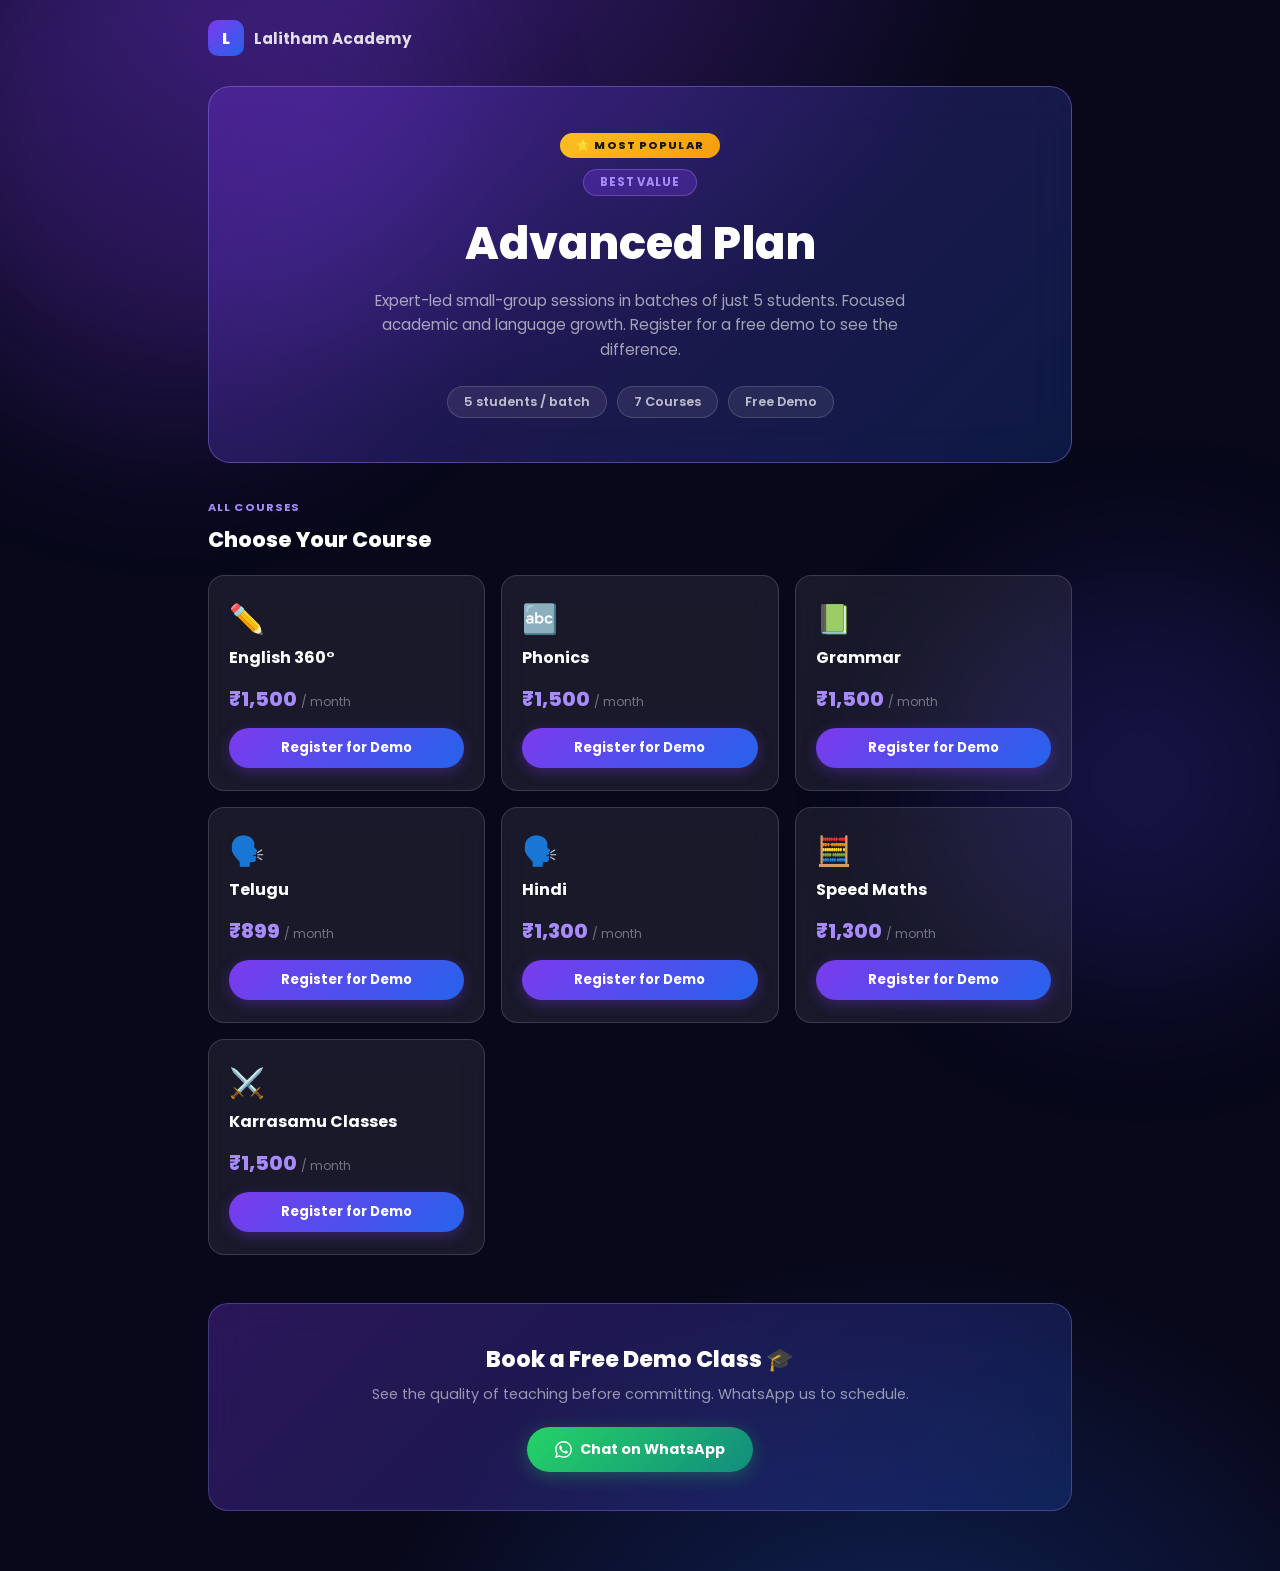
<file: advanced-plan.html>
<!DOCTYPE html>
<html lang="en">

<head>
  <meta charset="UTF-8" />
  <meta name="viewport" content="width=device-width, initial-scale=1.0" />
  <title>Advanced Plan – Lalitham Academy</title>
  <meta name="description"
    content="Expert-led small batches of 5 students covering English, Hindi, Telugu, Speed Maths and more." />
  <link href="https://fonts.googleapis.com/css2?family=Poppins:wght@400;500;600;700;800&display=swap"
    rel="stylesheet" />
  <style>
    *,
    *::before,
    *::after {
      box-sizing: border-box;
      margin: 0;
      padding: 0;
    }

    :root {
      --purple: #7C3AED;
      --purple-light: #a78bfa;
      --blue: #2563EB;
      --glass-bg: rgba(255, 255, 255, 0.07);
      --glass-border: rgba(255, 255, 255, 0.15);
      --glass-hover: rgba(255, 255, 255, 0.12);
    }

    body {
      font-family: 'Poppins', sans-serif;
      background: #08081a;
      background-image: radial-gradient(ellipse 80% 50% at 30% -5%, rgba(124, 58, 237, 0.4) 0%, transparent 60%), radial-gradient(ellipse 70% 50% at 70% 110%, rgba(37, 99, 235, 0.3) 0%, transparent 60%);
      color: #e2e8f0;
      min-height: 100vh;
    }

    .orb {
      position: fixed;
      border-radius: 50%;
      filter: blur(80px);
      opacity: 0.22;
      pointer-events: none;
      z-index: 0;
      animation: float 9s ease-in-out infinite;
    }

    .orb-1 {
      width: 550px;
      height: 550px;
      background: #7C3AED;
      top: -120px;
      left: -100px;
    }

    .orb-2 {
      width: 400px;
      height: 400px;
      background: #4338CA;
      bottom: -80px;
      right: -60px;
      animation-delay: -4.5s;
    }

    @keyframes float {

      0%,
      100% {
        transform: translateY(0);
      }

      50% {
        transform: translateY(30px);
      }
    }

    .page {
      position: relative;
      z-index: 1;
      max-width: 900px;
      margin: 0 auto;
      padding: 0 18px 60px;
    }

    .top-nav {
      display: flex;
      align-items: center;
      justify-content: space-between;
      padding: 20px 0;
      margin-bottom: 10px;
    }

    .back-link {
      display: inline-flex;
      align-items: center;
      gap: 8px;
      background: var(--glass-bg);
      border: 1px solid var(--glass-border);
      backdrop-filter: blur(12px);
      border-radius: 999px;
      color: rgba(255, 255, 255, 0.75);
      font-size: 0.82rem;
      font-weight: 600;
      padding: 8px 18px;
      text-decoration: none;
      transition: all 0.2s;
    }

    .back-link:hover {
      background: var(--glass-hover);
      color: #fff;
    }

    .logo-mini {
      display: flex;
      align-items: center;
      gap: 10px;
    }

    .logo-mark {
      width: 36px;
      height: 36px;
      background: linear-gradient(135deg, var(--purple), var(--blue));
      border-radius: 10px;
      display: grid;
      place-items: center;
      font-weight: 800;
      font-size: 1rem;
      color: #fff;
    }

    .logo-name {
      font-size: 0.95rem;
      font-weight: 700;
      color: rgba(255, 255, 255, 0.85);
    }

    .plan-hero {
      background: linear-gradient(135deg, rgba(124, 58, 237, 0.3), rgba(37, 99, 235, 0.2));
      border: 1px solid rgba(167, 139, 250, 0.4);
      backdrop-filter: blur(24px);
      border-radius: 22px;
      padding: 44px 36px;
      margin-bottom: 36px;
      text-align: center;
    }

    .popular-ribbon {
      display: inline-block;
      background: linear-gradient(135deg, #FBBF24, #F59E0B);
      color: #1a1a0a;
      font-size: 0.7rem;
      font-weight: 800;
      padding: 4px 16px;
      border-radius: 999px;
      text-transform: uppercase;
      letter-spacing: 0.1em;
      margin-bottom: 10px;
    }

    .plan-tag {
      display: inline-block;
      background: rgba(124, 58, 237, 0.3);
      border: 1px solid rgba(167, 139, 250, 0.35);
      color: var(--purple-light);
      font-size: 0.72rem;
      font-weight: 700;
      padding: 4px 16px;
      border-radius: 999px;
      text-transform: uppercase;
      letter-spacing: 0.08em;
      margin-bottom: 14px;
    }

    .plan-hero h1 {
      font-size: clamp(1.8rem, 5vw, 2.8rem);
      font-weight: 800;
      color: #fff;
      margin-bottom: 12px;
    }

    .plan-hero p {
      font-size: 0.95rem;
      color: rgba(255, 255, 255, 0.6);
      max-width: 540px;
      margin: 0 auto 24px;
      line-height: 1.6;
    }

    .meta-pills {
      display: flex;
      gap: 10px;
      flex-wrap: wrap;
      justify-content: center;
    }

    .meta-pill {
      background: rgba(255, 255, 255, 0.08);
      border: 1px solid rgba(255, 255, 255, 0.15);
      color: rgba(255, 255, 255, 0.7);
      font-size: 0.8rem;
      font-weight: 600;
      padding: 6px 16px;
      border-radius: 999px;
    }

    .section-label {
      display: block;
      font-size: 0.7rem;
      font-weight: 700;
      color: var(--purple-light);
      text-transform: uppercase;
      letter-spacing: 0.1em;
      margin-bottom: 8px;
    }

    .section-title {
      font-size: 1.3rem;
      font-weight: 800;
      color: #fff;
      margin-bottom: 20px;
    }

    .courses-grid {
      display: grid;
      grid-template-columns: repeat(auto-fill, minmax(260px, 1fr));
      gap: 16px;
      margin-bottom: 48px;
    }

    .course-card {
      background: var(--glass-bg);
      border: 1px solid var(--glass-border);
      backdrop-filter: blur(16px);
      border-radius: 16px;
      padding: 22px 20px;
      display: flex;
      flex-direction: column;
      justify-content: space-between;
      gap: 14px;
      transition: all 0.25s ease;
    }

    .course-card:hover {
      background: var(--glass-hover);
      border-color: rgba(167, 139, 250, 0.35);
      transform: translateY(-4px);
      box-shadow: 0 12px 30px rgba(124, 58, 237, 0.2);
    }

    .course-icon {
      font-size: 1.8rem;
      margin-bottom: 4px;
    }

    .course-name {
      font-size: 1rem;
      font-weight: 700;
      color: #fff;
    }

    .course-price {
      font-size: 1.25rem;
      font-weight: 800;
      color: var(--purple-light);
    }

    .course-price small {
      font-size: 0.75rem;
      color: rgba(255, 255, 255, 0.4);
      font-weight: 400;
    }

    .enroll-btn {
      display: block;
      text-align: center;
      text-decoration: none;
      background: linear-gradient(135deg, var(--purple), var(--blue));
      color: #fff;
      font-size: 0.82rem;
      font-weight: 700;
      padding: 10px 16px;
      border-radius: 999px;
      box-shadow: 0 4px 14px rgba(124, 58, 237, 0.35);
      transition: all 0.2s;
    }

    .enroll-btn:hover {
      transform: translateY(-2px);
      box-shadow: 0 6px 20px rgba(124, 58, 237, 0.55);
    }

    .bottom-cta {
      background: linear-gradient(135deg, rgba(124, 58, 237, 0.3), rgba(37, 99, 235, 0.2));
      border: 1px solid rgba(167, 139, 250, 0.3);
      backdrop-filter: blur(20px);
      border-radius: 20px;
      padding: 38px 28px;
      text-align: center;
    }

    .bottom-cta h3 {
      font-size: 1.4rem;
      font-weight: 800;
      color: #fff;
      margin-bottom: 8px;
    }

    .bottom-cta p {
      color: rgba(255, 255, 255, 0.55);
      font-size: 0.9rem;
      margin-bottom: 22px;
    }

    .btn-wa {
      display: inline-flex;
      align-items: center;
      gap: 8px;
      background: linear-gradient(135deg, #25D366, #128C7E);
      color: #fff;
      font-size: 0.9rem;
      font-weight: 700;
      padding: 12px 28px;
      border-radius: 999px;
      text-decoration: none;
      box-shadow: 0 4px 18px rgba(37, 211, 102, 0.3);
      transition: all 0.2s;
    }

    .btn-wa:hover {
      transform: translateY(-2px);
      box-shadow: 0 6px 24px rgba(37, 211, 102, 0.5);
    }
  </style>
</head>

<body>
  <div class="orb orb-1"></div>
  <div class="orb orb-2"></div>
  <div class="page">
    <div class="top-nav">
      <div class="logo-mini">
        <div class="logo-mark">L</div><span class="logo-name">Lalitham Academy</span>
      </div>
    </div>
    <div class="plan-hero">
      <span class="popular-ribbon">⭐ Most Popular</span><br>
      <span class="plan-tag">Best Value</span>
      <h1>Advanced Plan</h1>
      <p>Expert-led small-group sessions in batches of just 5 students. Focused academic and language growth. Register
        for a free demo to see the difference.</p>
      <div class="meta-pills">
        <span class="meta-pill">5 students / batch</span>
        <span class="meta-pill">7 Courses</span>
        <span class="meta-pill">Free Demo</span>
      </div>
    </div>
    <span class="section-label">All Courses</span>
    <h2 class="section-title">Choose Your Course</h2>
    <div class="courses-grid">
      <div class="course-card">
        <div>
          <div class="course-icon">✏️</div>
          <div class="course-name">English 360°</div>
        </div>
        <div>
          <div class="course-price">₹1,500 <small>/ month</small></div>
        </div><a
          href="https://docs.google.com/forms/d/e/1FAIpQLScz7Pd_kMbqs5bxfNYQVtpIICanEPwtyRazUgUarWypaCBxBw/viewform"
          target="_blank" rel="noopener" class="enroll-btn">Register for Demo</a>
      </div>
      <div class="course-card">
        <div>
          <div class="course-icon">🔤</div>
          <div class="course-name">Phonics</div>
        </div>
        <div>
          <div class="course-price">₹1,500 <small>/ month</small></div>
        </div><a
          href="https://docs.google.com/forms/d/e/1FAIpQLScz7Pd_kMbqs5bxfNYQVtpIICanEPwtyRazUgUarWypaCBxBw/viewform"
          target="_blank" rel="noopener" class="enroll-btn">Register for Demo</a>
      </div>
      <div class="course-card">
        <div>
          <div class="course-icon">📗</div>
          <div class="course-name">Grammar</div>
        </div>
        <div>
          <div class="course-price">₹1,500 <small>/ month</small></div>
        </div><a
          href="https://docs.google.com/forms/d/e/1FAIpQLScz7Pd_kMbqs5bxfNYQVtpIICanEPwtyRazUgUarWypaCBxBw/viewform"
          target="_blank" rel="noopener" class="enroll-btn">Register for Demo</a>
      </div>
      <div class="course-card">
        <div>
          <div class="course-icon">🗣️</div>
          <div class="course-name">Telugu</div>
        </div>
        <div>
          <div class="course-price">₹899 <small>/ month</small></div>
        </div><a
          href="https://docs.google.com/forms/d/e/1FAIpQLScz7Pd_kMbqs5bxfNYQVtpIICanEPwtyRazUgUarWypaCBxBw/viewform"
          target="_blank" rel="noopener" class="enroll-btn">Register for Demo</a>
      </div>
      <div class="course-card">
        <div>
          <div class="course-icon">🗣️</div>
          <div class="course-name">Hindi</div>
        </div>
        <div>
          <div class="course-price">₹1,300 <small>/ month</small></div>
        </div><a
          href="https://docs.google.com/forms/d/e/1FAIpQLScz7Pd_kMbqs5bxfNYQVtpIICanEPwtyRazUgUarWypaCBxBw/viewform"
          target="_blank" rel="noopener" class="enroll-btn">Register for Demo</a>
      </div>
      <div class="course-card">
        <div>
          <div class="course-icon">🧮</div>
          <div class="course-name">Speed Maths</div>
        </div>
        <div>
          <div class="course-price">₹1,300 <small>/ month</small></div>
        </div><a
          href="https://docs.google.com/forms/d/e/1FAIpQLScz7Pd_kMbqs5bxfNYQVtpIICanEPwtyRazUgUarWypaCBxBw/viewform"
          target="_blank" rel="noopener" class="enroll-btn">Register for Demo</a>
      </div>
      <div class="course-card">
        <div>
          <div class="course-icon">⚔️</div>
          <div class="course-name">Karrasamu Classes</div>
        </div>
        <div>
          <div class="course-price">₹1,500 <small>/ month</small></div>
        </div><a
          href="https://docs.google.com/forms/d/e/1FAIpQLScz7Pd_kMbqs5bxfNYQVtpIICanEPwtyRazUgUarWypaCBxBw/viewform"
          target="_blank" rel="noopener" class="enroll-btn">Register for Demo</a>
      </div>
    </div>
    <div class="bottom-cta">
      <h3>Book a Free Demo Class 🎓</h3>
      <p>See the quality of teaching before committing. WhatsApp us to schedule.</p>
      <a href="https://wa.me/919676302549" target="_blank" rel="noopener" class="btn-wa">
        <svg width="17" height="17" viewBox="0 0 24 24" fill="currentColor">
          <path
            d="M17.472 14.382c-.297-.149-1.758-.867-2.03-.967-.273-.099-.471-.148-.67.15-.197.297-.767.966-.94 1.164-.173.199-.347.223-.644.075-.297-.15-1.255-.463-2.39-1.475-.883-.788-1.48-1.761-1.653-2.059-.173-.297-.018-.458.13-.606.134-.133.298-.347.446-.52.149-.174.198-.298.298-.497.099-.198.05-.371-.025-.52-.075-.149-.669-1.612-.916-2.207-.242-.579-.487-.5-.669-.51-.173-.008-.371-.01-.57-.01-.198 0-.52.074-.792.372-.272.297-1.04 1.016-1.04 2.479 0 1.462 1.065 2.875 1.213 3.074.149.198 2.096 3.2 5.077 4.487.709.306 1.262.489 1.694.625.712.227 1.36.195 1.871.118.571-.085 1.758-.719 2.006-1.413.248-.694.248-1.289.173-1.413-.074-.124-.272-.198-.57-.347m-5.421 7.403h-.004a9.87 9.87 0 01-5.031-1.378l-.361-.214-3.741.982.998-3.648-.235-.374a9.86 9.86 0 01-1.51-5.26c.001-5.45 4.436-9.884 9.888-9.884 2.64 0 5.122 1.03 6.988 2.898a9.825 9.825 0 012.893 6.994c-.003 5.45-4.437 9.884-9.885 9.884m8.413-18.297A11.815 11.815 0 0012.05 0C5.495 0 .16 5.335.157 11.892c0 2.096.547 4.142 1.588 5.945L.057 24l6.305-1.654a11.882 11.882 0 005.683 1.448h.005c6.554 0 11.89-5.335 11.893-11.893a11.821 11.821 0 00-3.48-8.413z" />
        </svg>
        Chat on WhatsApp
      </a>
    </div>
  </div>
</body>

</html>
</file>
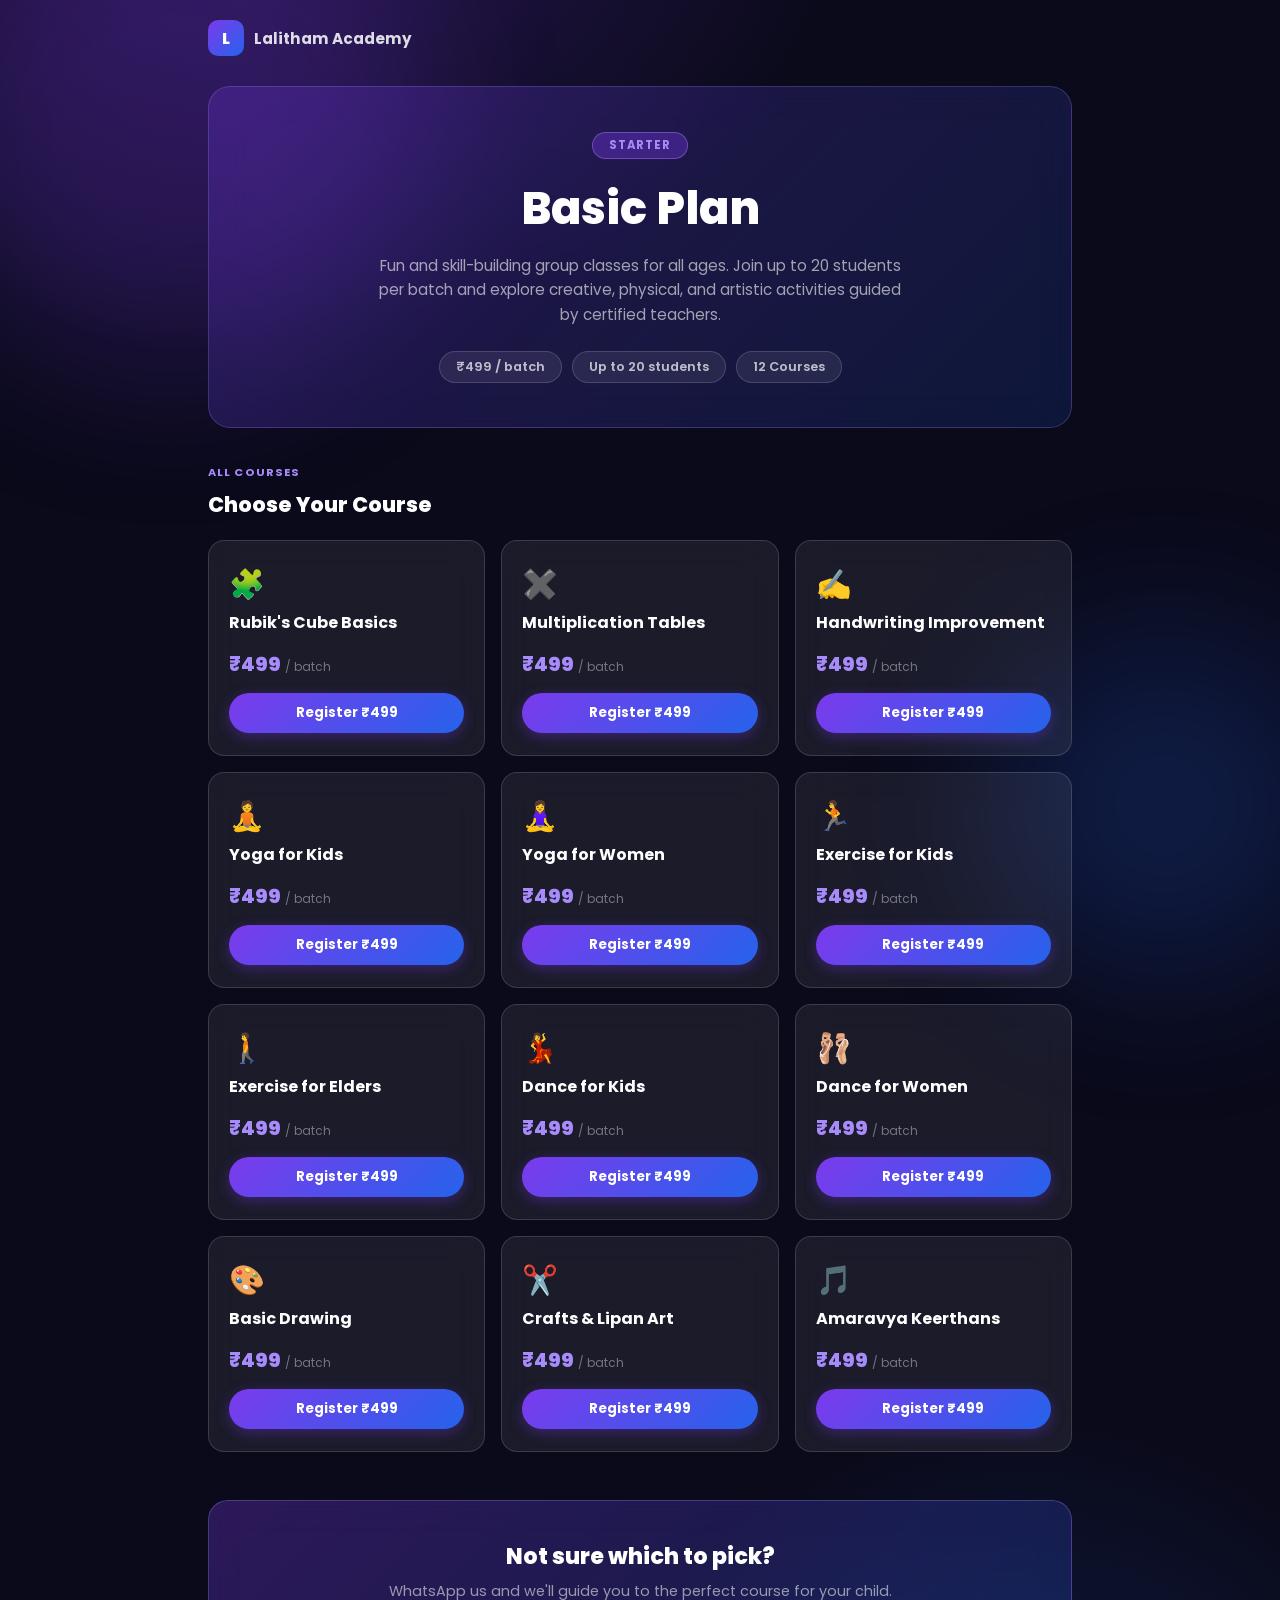
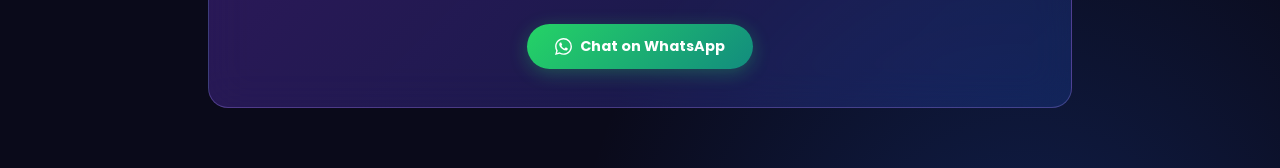
<file: basic-plan.html>
<!DOCTYPE html>
<html lang="en">

<head>
  <meta charset="UTF-8" />
  <meta name="viewport" content="width=device-width, initial-scale=1.0" />
  <title>Basic Plan – Lalitham Academy</title>
  <meta name="description"
    content="Explore all Basic Plan courses at Lalitham Academy. Affordable group classes covering Dance, Yoga, Drawing, Rubik's Cube and more at ₹499 per batch." />
  <link href="https://fonts.googleapis.com/css2?family=Poppins:wght@400;500;600;700;800&display=swap"
    rel="stylesheet" />
  <style>
    *,
    *::before,
    *::after {
      box-sizing: border-box;
      margin: 0;
      padding: 0;
    }

    :root {
      --purple: #7C3AED;
      --purple-light: #a78bfa;
      --blue: #2563EB;
      --glass-bg: rgba(255, 255, 255, 0.07);
      --glass-border: rgba(255, 255, 255, 0.15);
      --glass-hover: rgba(255, 255, 255, 0.12);
    }

    body {
      font-family: 'Poppins', sans-serif;
      background: #0a0a1a;
      background-image:
        radial-gradient(ellipse 80% 50% at 20% -10%, rgba(124, 58, 237, 0.3) 0%, transparent 60%),
        radial-gradient(ellipse 60% 50% at 80% 110%, rgba(37, 99, 235, 0.25) 0%, transparent 60%);
      color: #e2e8f0;
      min-height: 100vh;
    }

    .orb {
      position: fixed;
      border-radius: 50%;
      filter: blur(80px);
      opacity: 0.2;
      pointer-events: none;
      z-index: 0;
      animation: float 9s ease-in-out infinite;
    }

    .orb-1 {
      width: 500px;
      height: 500px;
      background: #7C3AED;
      top: -120px;
      left: -80px;
    }

    .orb-2 {
      width: 350px;
      height: 350px;
      background: #2563EB;
      bottom: -80px;
      right: -60px;
      animation-delay: -4s;
    }

    @keyframes float {

      0%,
      100% {
        transform: translateY(0) scale(1);
      }

      50% {
        transform: translateY(28px) scale(1.04);
      }
    }

    .page {
      position: relative;
      z-index: 1;
      max-width: 900px;
      margin: 0 auto;
      padding: 0 18px 60px;
    }

    /* NAV */
    .top-nav {
      display: flex;
      align-items: center;
      justify-content: space-between;
      padding: 20px 0;
      margin-bottom: 10px;
    }

    .back-link {
      display: inline-flex;
      align-items: center;
      gap: 8px;
      background: var(--glass-bg);
      border: 1px solid var(--glass-border);
      backdrop-filter: blur(12px);
      border-radius: 999px;
      color: rgba(255, 255, 255, 0.75);
      font-size: 0.82rem;
      font-weight: 600;
      padding: 8px 18px;
      text-decoration: none;
      transition: all 0.2s;
    }

    .back-link:hover {
      background: var(--glass-hover);
      color: #fff;
    }

    .logo-mini {
      display: flex;
      align-items: center;
      gap: 10px;
    }

    .logo-mark {
      width: 36px;
      height: 36px;
      background: linear-gradient(135deg, var(--purple), var(--blue));
      border-radius: 10px;
      display: grid;
      place-items: center;
      font-weight: 800;
      font-size: 1rem;
      color: #fff;
    }

    .logo-name {
      font-size: 0.95rem;
      font-weight: 700;
      color: rgba(255, 255, 255, 0.85);
    }

    /* HERO */
    .plan-hero {
      background: linear-gradient(135deg, rgba(124, 58, 237, 0.25), rgba(37, 99, 235, 0.15));
      border: 1px solid rgba(167, 139, 250, 0.25);
      backdrop-filter: blur(20px);
      border-radius: 22px;
      padding: 44px 36px;
      margin-bottom: 36px;
      text-align: center;
    }

    .plan-tag {
      display: inline-block;
      background: rgba(124, 58, 237, 0.35);
      border: 1px solid rgba(167, 139, 250, 0.4);
      color: var(--purple-light);
      font-size: 0.72rem;
      font-weight: 700;
      padding: 4px 16px;
      border-radius: 999px;
      text-transform: uppercase;
      letter-spacing: 0.08em;
      margin-bottom: 16px;
    }

    .plan-hero h1 {
      font-size: clamp(1.8rem, 5vw, 2.8rem);
      font-weight: 800;
      color: #fff;
      margin-bottom: 12px;
    }

    .plan-hero p {
      font-size: 0.95rem;
      color: rgba(255, 255, 255, 0.6);
      max-width: 540px;
      margin: 0 auto 24px;
      line-height: 1.6;
    }

    .meta-pills {
      display: flex;
      gap: 10px;
      flex-wrap: wrap;
      justify-content: center;
    }

    .meta-pill {
      background: rgba(255, 255, 255, 0.08);
      border: 1px solid rgba(255, 255, 255, 0.15);
      color: rgba(255, 255, 255, 0.7);
      font-size: 0.8rem;
      font-weight: 600;
      padding: 6px 16px;
      border-radius: 999px;
    }

    /* GRID */
    .section-label {
      display: block;
      font-size: 0.7rem;
      font-weight: 700;
      color: var(--purple-light);
      text-transform: uppercase;
      letter-spacing: 0.1em;
      margin-bottom: 8px;
    }

    .section-title {
      font-size: 1.3rem;
      font-weight: 800;
      color: #fff;
      margin-bottom: 20px;
    }

    .courses-grid {
      display: grid;
      grid-template-columns: repeat(auto-fill, minmax(260px, 1fr));
      gap: 16px;
      margin-bottom: 48px;
    }

    .course-card {
      background: var(--glass-bg);
      border: 1px solid var(--glass-border);
      backdrop-filter: blur(16px);
      -webkit-backdrop-filter: blur(16px);
      border-radius: 16px;
      padding: 22px 20px;
      display: flex;
      flex-direction: column;
      justify-content: space-between;
      gap: 14px;
      transition: all 0.25s ease;
    }

    .course-card:hover {
      background: var(--glass-hover);
      border-color: rgba(167, 139, 250, 0.35);
      transform: translateY(-4px);
      box-shadow: 0 12px 30px rgba(124, 58, 237, 0.2);
    }

    .course-icon {
      font-size: 1.8rem;
      margin-bottom: 4px;
    }

    .course-name {
      font-size: 1rem;
      font-weight: 700;
      color: #fff;
    }

    .course-price {
      font-size: 1.25rem;
      font-weight: 800;
      color: var(--purple-light);
    }

    .course-price small {
      font-size: 0.75rem;
      color: rgba(255, 255, 255, 0.4);
      font-weight: 400;
    }

    .enroll-btn {
      display: block;
      text-align: center;
      text-decoration: none;
      background: linear-gradient(135deg, var(--purple), var(--blue));
      color: #fff;
      font-size: 0.82rem;
      font-weight: 700;
      padding: 10px 16px;
      border-radius: 999px;
      box-shadow: 0 4px 14px rgba(124, 58, 237, 0.35);
      transition: all 0.2s;
    }

    .enroll-btn:hover {
      transform: translateY(-2px);
      box-shadow: 0 6px 20px rgba(124, 58, 237, 0.55);
    }

    /* CTA */
    .bottom-cta {
      background: linear-gradient(135deg, rgba(124, 58, 237, 0.3), rgba(37, 99, 235, 0.2));
      border: 1px solid rgba(167, 139, 250, 0.3);
      backdrop-filter: blur(20px);
      border-radius: 20px;
      padding: 38px 28px;
      text-align: center;
    }

    .bottom-cta h3 {
      font-size: 1.4rem;
      font-weight: 800;
      color: #fff;
      margin-bottom: 8px;
    }

    .bottom-cta p {
      color: rgba(255, 255, 255, 0.55);
      font-size: 0.9rem;
      margin-bottom: 22px;
    }

    .btn-wa {
      display: inline-flex;
      align-items: center;
      gap: 8px;
      background: linear-gradient(135deg, #25D366, #128C7E);
      color: #fff;
      font-size: 0.9rem;
      font-weight: 700;
      padding: 12px 28px;
      border-radius: 999px;
      text-decoration: none;
      box-shadow: 0 4px 18px rgba(37, 211, 102, 0.3);
      transition: all 0.2s;
    }

    .btn-wa:hover {
      transform: translateY(-2px);
      box-shadow: 0 6px 24px rgba(37, 211, 102, 0.5);
    }
  </style>
</head>

<body>
  <div class="orb orb-1"></div>
  <div class="orb orb-2"></div>

  <div class="page">

    <!-- NAV -->
    <div class="top-nav">
      <div class="logo-mini">
        <div class="logo-mark">L</div>
        <span class="logo-name">Lalitham Academy</span>
      </div>
    </div>

    <!-- HERO -->
    <div class="plan-hero">
      <span class="plan-tag">Starter</span>
      <h1>Basic Plan</h1>
      <p>Fun and skill-building group classes for all ages. Join up to 20 students per batch and explore creative,
        physical, and artistic activities guided by certified teachers.</p>
      <div class="meta-pills">
        <span class="meta-pill">₹499 / batch</span>
        <span class="meta-pill">Up to 20 students</span>
        <span class="meta-pill">12 Courses</span>
      </div>
    </div>

    <!-- COURSES -->
    <span class="section-label">All Courses</span>
    <h2 class="section-title">Choose Your Course</h2>

    <div class="courses-grid">

      <div class="course-card">
        <div>
          <div class="course-icon">🧩</div>
          <div class="course-name">Rubik's Cube Basics</div>
        </div>
        <div>
          <div class="course-price">₹499 <small>/ batch</small></div>
        </div>
        <a href="https://docs.google.com/forms/d/e/1FAIpQLScH4xSnAo28DzSEDHgjxZU913V_LssJOuUF2FtlFEBvXIWhKQ/viewform"
          target="_blank" rel="noopener noreferrer" class="enroll-btn">Register ₹499</a>
      </div>

      <div class="course-card">
        <div>
          <div class="course-icon">✖️</div>
          <div class="course-name">Multiplication Tables</div>
        </div>
        <div>
          <div class="course-price">₹499 <small>/ batch</small></div>
        </div>
        <a href="https://docs.google.com/forms/d/e/1FAIpQLScH4xSnAo28DzSEDHgjxZU913V_LssJOuUF2FtlFEBvXIWhKQ/viewform"
          target="_blank" rel="noopener noreferrer" class="enroll-btn">Register ₹499</a>
      </div>

      <div class="course-card">
        <div>
          <div class="course-icon">✍️</div>
          <div class="course-name">Handwriting Improvement</div>
        </div>
        <div>
          <div class="course-price">₹499 <small>/ batch</small></div>
        </div>
        <a href="https://docs.google.com/forms/d/e/1FAIpQLScH4xSnAo28DzSEDHgjxZU913V_LssJOuUF2FtlFEBvXIWhKQ/viewform"
          target="_blank" rel="noopener noreferrer" class="enroll-btn">Register ₹499</a>
      </div>

      <div class="course-card">
        <div>
          <div class="course-icon">🧘</div>
          <div class="course-name">Yoga for Kids</div>
        </div>
        <div>
          <div class="course-price">₹499 <small>/ batch</small></div>
        </div>
        <a href="https://docs.google.com/forms/d/e/1FAIpQLScH4xSnAo28DzSEDHgjxZU913V_LssJOuUF2FtlFEBvXIWhKQ/viewform"
          target="_blank" rel="noopener noreferrer" class="enroll-btn">Register ₹499</a>
      </div>

      <div class="course-card">
        <div>
          <div class="course-icon">🧘‍♀️</div>
          <div class="course-name">Yoga for Women</div>
        </div>
        <div>
          <div class="course-price">₹499 <small>/ batch</small></div>
        </div>
        <a href="https://docs.google.com/forms/d/e/1FAIpQLScH4xSnAo28DzSEDHgjxZU913V_LssJOuUF2FtlFEBvXIWhKQ/viewform"
          target="_blank" rel="noopener noreferrer" class="enroll-btn">Register ₹499</a>
      </div>

      <div class="course-card">
        <div>
          <div class="course-icon">🏃</div>
          <div class="course-name">Exercise for Kids</div>
        </div>
        <div>
          <div class="course-price">₹499 <small>/ batch</small></div>
        </div>
        <a href="https://docs.google.com/forms/d/e/1FAIpQLScH4xSnAo28DzSEDHgjxZU913V_LssJOuUF2FtlFEBvXIWhKQ/viewform"
          target="_blank" rel="noopener noreferrer" class="enroll-btn">Register ₹499</a>
      </div>

      <div class="course-card">
        <div>
          <div class="course-icon">🚶</div>
          <div class="course-name">Exercise for Elders</div>
        </div>
        <div>
          <div class="course-price">₹499 <small>/ batch</small></div>
        </div>
        <a href="https://docs.google.com/forms/d/e/1FAIpQLScH4xSnAo28DzSEDHgjxZU913V_LssJOuUF2FtlFEBvXIWhKQ/viewform"
          target="_blank" rel="noopener noreferrer" class="enroll-btn">Register ₹499</a>
      </div>

      <div class="course-card">
        <div>
          <div class="course-icon">💃</div>
          <div class="course-name">Dance for Kids</div>
        </div>
        <div>
          <div class="course-price">₹499 <small>/ batch</small></div>
        </div>
        <a href="https://docs.google.com/forms/d/e/1FAIpQLScH4xSnAo28DzSEDHgjxZU913V_LssJOuUF2FtlFEBvXIWhKQ/viewform"
          target="_blank" rel="noopener noreferrer" class="enroll-btn">Register ₹499</a>
      </div>

      <div class="course-card">
        <div>
          <div class="course-icon">🩰</div>
          <div class="course-name">Dance for Women</div>
        </div>
        <div>
          <div class="course-price">₹499 <small>/ batch</small></div>
        </div>
        <a href="https://docs.google.com/forms/d/e/1FAIpQLScH4xSnAo28DzSEDHgjxZU913V_LssJOuUF2FtlFEBvXIWhKQ/viewform"
          target="_blank" rel="noopener noreferrer" class="enroll-btn">Register ₹499</a>
      </div>

      <div class="course-card">
        <div>
          <div class="course-icon">🎨</div>
          <div class="course-name">Basic Drawing</div>
        </div>
        <div>
          <div class="course-price">₹499 <small>/ batch</small></div>
        </div>
        <a href="https://docs.google.com/forms/d/e/1FAIpQLScH4xSnAo28DzSEDHgjxZU913V_LssJOuUF2FtlFEBvXIWhKQ/viewform"
          target="_blank" rel="noopener noreferrer" class="enroll-btn">Register ₹499</a>
      </div>

      <div class="course-card">
        <div>
          <div class="course-icon">✂️</div>
          <div class="course-name">Crafts &amp; Lipan Art</div>
        </div>
        <div>
          <div class="course-price">₹499 <small>/ batch</small></div>
        </div>
        <a href="https://docs.google.com/forms/d/e/1FAIpQLScH4xSnAo28DzSEDHgjxZU913V_LssJOuUF2FtlFEBvXIWhKQ/viewform"
          target="_blank" rel="noopener noreferrer" class="enroll-btn">Register ₹499</a>
      </div>

      <div class="course-card">
        <div>
          <div class="course-icon">🎵</div>
          <div class="course-name">Amaravya Keerthans</div>
        </div>
        <div>
          <div class="course-price">₹499 <small>/ batch</small></div>
        </div>
        <a href="https://docs.google.com/forms/d/e/1FAIpQLScH4xSnAo28DzSEDHgjxZU913V_LssJOuUF2FtlFEBvXIWhKQ/viewform"
          target="_blank" rel="noopener noreferrer" class="enroll-btn">Register ₹499</a>
      </div>

    </div>

    <!-- CTA -->
    <div class="bottom-cta">
      <h3>Not sure which to pick?</h3>
      <p>WhatsApp us and we'll guide you to the perfect course for your child.</p>
      <a href="https://wa.me/919676302549" target="_blank" rel="noopener" class="btn-wa">
        <svg width="17" height="17" viewBox="0 0 24 24" fill="currentColor">
          <path
            d="M17.472 14.382c-.297-.149-1.758-.867-2.03-.967-.273-.099-.471-.148-.67.15-.197.297-.767.966-.94 1.164-.173.199-.347.223-.644.075-.297-.15-1.255-.463-2.39-1.475-.883-.788-1.48-1.761-1.653-2.059-.173-.297-.018-.458.13-.606.134-.133.298-.347.446-.52.149-.174.198-.298.298-.497.099-.198.05-.371-.025-.52-.075-.149-.669-1.612-.916-2.207-.242-.579-.487-.5-.669-.51-.173-.008-.371-.01-.57-.01-.198 0-.52.074-.792.372-.272.297-1.04 1.016-1.04 2.479 0 1.462 1.065 2.875 1.213 3.074.149.198 2.096 3.2 5.077 4.487.709.306 1.262.489 1.694.625.712.227 1.36.195 1.871.118.571-.085 1.758-.719 2.006-1.413.248-.694.248-1.289.173-1.413-.074-.124-.272-.198-.57-.347m-5.421 7.403h-.004a9.87 9.87 0 01-5.031-1.378l-.361-.214-3.741.982.998-3.648-.235-.374a9.86 9.86 0 01-1.51-5.26c.001-5.45 4.436-9.884 9.888-9.884 2.64 0 5.122 1.03 6.988 2.898a9.825 9.825 0 012.893 6.994c-.003 5.45-4.437 9.884-9.885 9.884m8.413-18.297A11.815 11.815 0 0012.05 0C5.495 0 .16 5.335.157 11.892c0 2.096.547 4.142 1.588 5.945L.057 24l6.305-1.654a11.882 11.882 0 005.683 1.448h.005c6.554 0 11.89-5.335 11.893-11.893a11.821 11.821 0 00-3.48-8.413z" />
        </svg>
        Chat on WhatsApp
      </a>
    </div>

  </div>
</body>

</html>
</file>
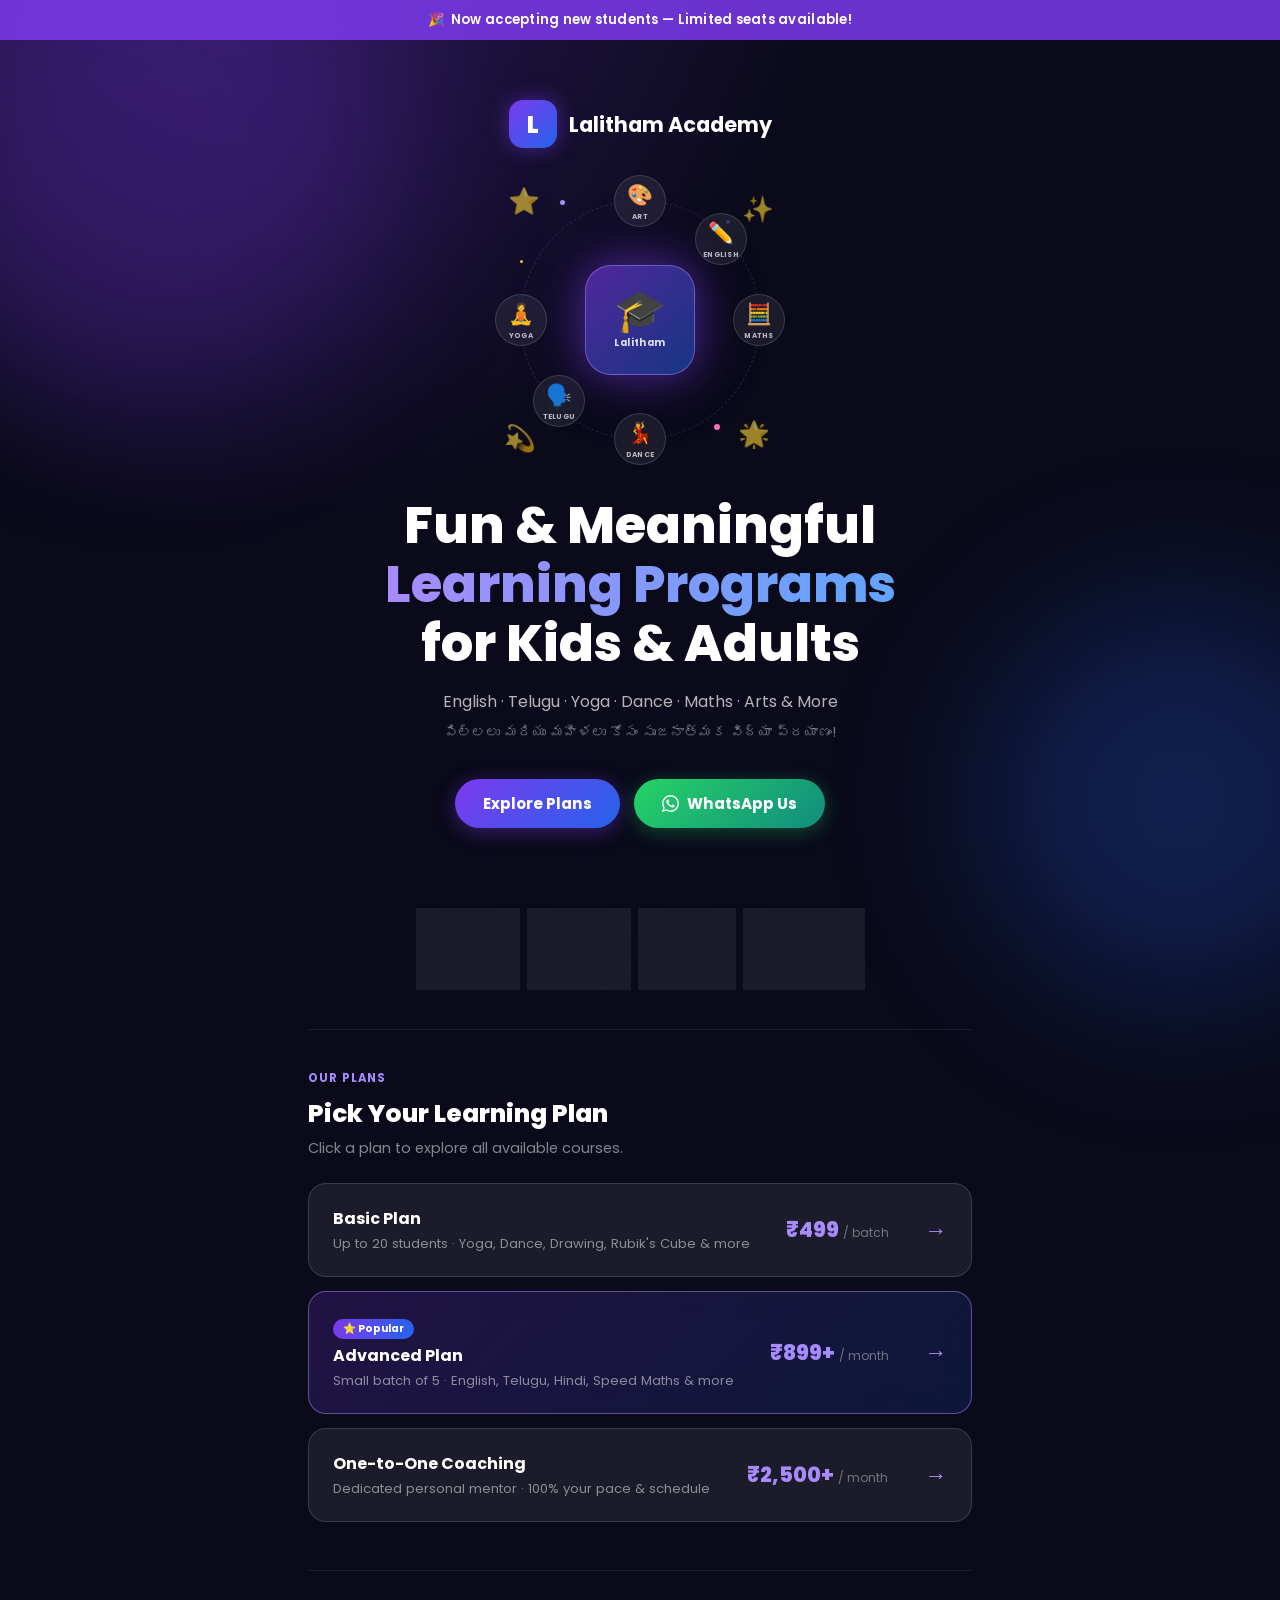
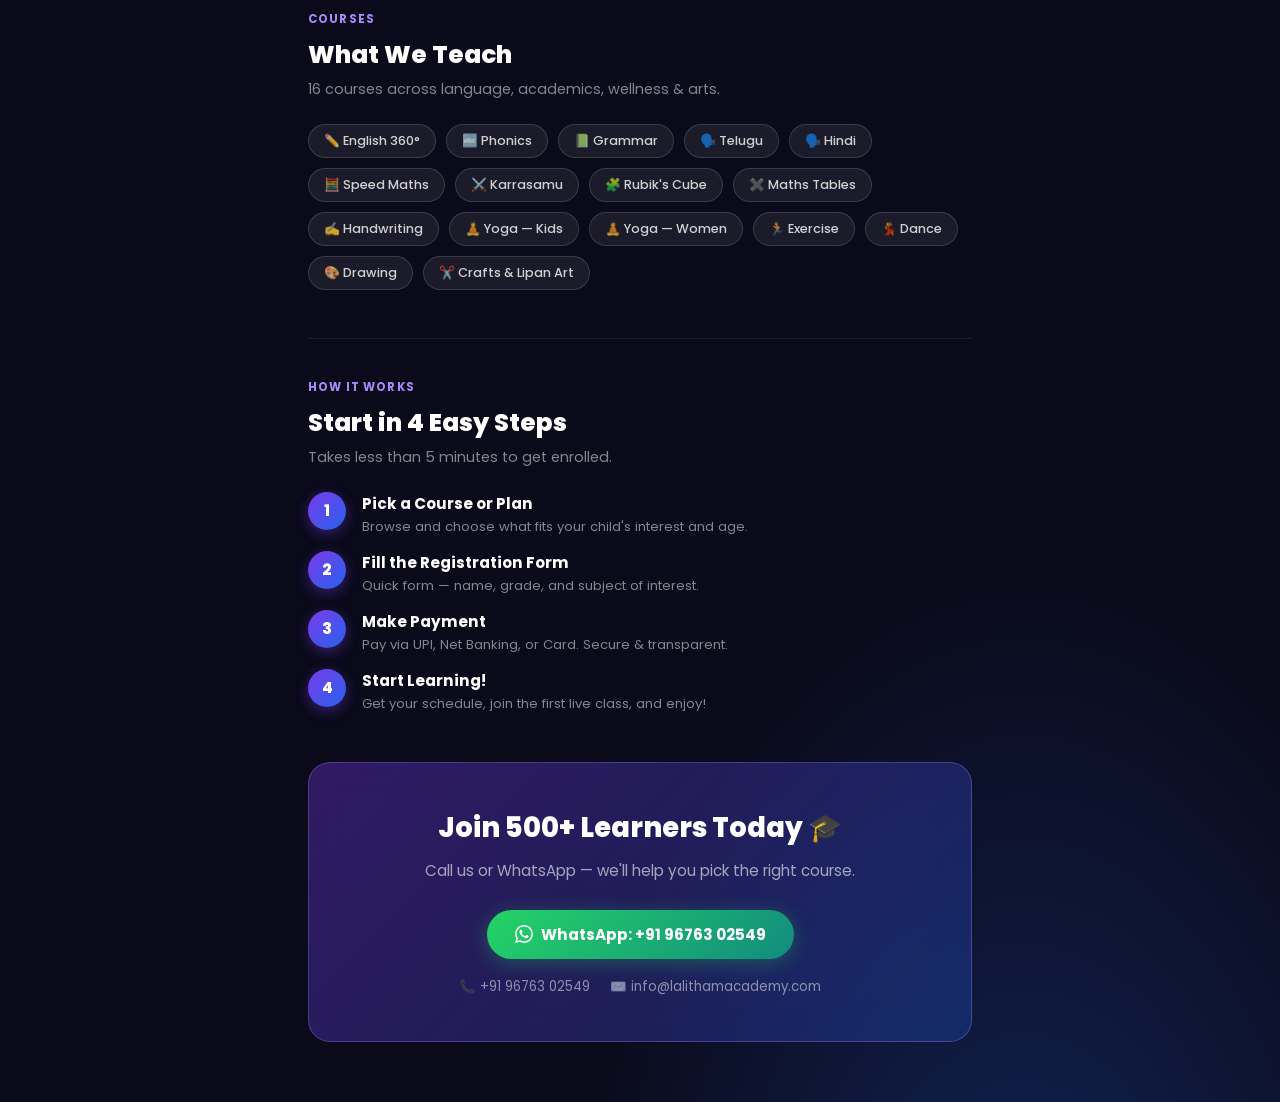
<file: landing page.html>
<!DOCTYPE html>
<html lang="en">

<head>
  <meta charset="UTF-8" />
  <meta name="viewport" content="width=device-width, initial-scale=1.0" />
  <title>Lalitham Academy – Enroll Now</title>
  <meta name="description"
    content="Fun and meaningful online learning for kids. Yoga, Maths, English, Telugu, Dance & more." />
  <link href="https://fonts.googleapis.com/css2?family=Poppins:wght@400;500;600;700;800&display=swap"
    rel="stylesheet" />
  <style>
    *,
    *::before,
    *::after {
      box-sizing: border-box;
      margin: 0;
      padding: 0;
    }

    :root {
      --purple: #7C3AED;
      --purple-light: #a78bfa;
      --blue: #2563EB;
      --green: #22C55E;
      --glass-bg: rgba(255, 255, 255, 0.07);
      --glass-border: rgba(255, 255, 255, 0.15);
      --glass-hover: rgba(255, 255, 255, 0.12);
    }

    html {
      scroll-behavior: smooth;
    }

    body {
      font-family: 'Poppins', sans-serif;
      background: #0a0a1a;
      background-image:
        radial-gradient(ellipse 80% 50% at 20% -10%, rgba(124, 58, 237, 0.35) 0%, transparent 60%),
        radial-gradient(ellipse 60% 50% at 80% 110%, rgba(37, 99, 235, 0.3) 0%, transparent 60%);
      color: #e2e8f0;
      min-height: 100vh;
    }

    /* Animated orbs */
    .orb {
      position: fixed;
      border-radius: 50%;
      filter: blur(80px);
      opacity: 0.25;
      pointer-events: none;
      z-index: 0;
      animation: float 8s ease-in-out infinite;
    }

    .orb-1 {
      width: 500px;
      height: 500px;
      background: #7C3AED;
      top: -100px;
      left: -100px;
      animation-delay: 0s;
    }

    .orb-2 {
      width: 400px;
      height: 400px;
      background: #2563EB;
      bottom: -100px;
      right: -100px;
      animation-delay: -4s;
    }

    @keyframes float {

      0%,
      100% {
        transform: translateY(0px) scale(1);
      }

      50% {
        transform: translateY(30px) scale(1.05);
      }
    }

    .page-wrap {
      position: relative;
      z-index: 1;
      max-width: 700px;
      margin: 0 auto;
      padding: 0 18px 60px;
    }

    /* ── TOP BAR ── */
    .top-bar {
      background: rgba(124, 58, 237, 0.85);
      backdrop-filter: blur(12px);
      text-align: center;
      padding: 10px 16px;
      font-size: 0.82rem;
      font-weight: 600;
      letter-spacing: 0.02em;
      color: #fff;
    }

    /* ── HERO ── */
    .hero {
      text-align: center;
      padding: 60px 0 40px;
    }

    .logo {
      display: inline-flex;
      align-items: center;
      gap: 12px;
      margin-bottom: 32px;
    }

    .logo-mark {
      width: 48px;
      height: 48px;
      background: linear-gradient(135deg, var(--purple), var(--blue));
      border-radius: 14px;
      display: grid;
      place-items: center;
      font-size: 1.5rem;
      font-weight: 800;
      color: #fff;
      box-shadow: 0 0 20px rgba(124, 58, 237, 0.5);
    }

    .logo-name {
      font-size: 1.3rem;
      font-weight: 700;
      color: #fff;
    }

    .hero h1 {
      font-size: clamp(2rem, 5vw, 3.2rem);
      font-weight: 800;
      line-height: 1.15;
      color: #fff;
      margin-bottom: 16px;
    }

    .hero h1 span {
      background: linear-gradient(90deg, #a78bfa, #60a5fa);
      -webkit-background-clip: text;
      -webkit-text-fill-color: transparent;
    }

    .hero-sub {
      font-size: 1rem;
      color: rgba(255, 255, 255, 0.7);
      margin-bottom: 8px;
    }

    .hero-telugu {
      font-size: 0.88rem;
      color: rgba(255, 255, 255, 0.45);
      margin-bottom: 36px;
    }

    /* ── HERO ILLUSTRATION ── */
    .hero-visual {
      position: relative;
      width: 280px;
      height: 280px;
      margin: 0 auto 36px;
    }

    /* Central glowing card */
    .hero-center {
      position: absolute;
      top: 50%;
      left: 50%;
      transform: translate(-50%, -50%);
      width: 110px;
      height: 110px;
      background: linear-gradient(135deg, rgba(124, 58, 237, 0.6), rgba(37, 99, 235, 0.5));
      border: 1.5px solid rgba(167, 139, 250, 0.5);
      backdrop-filter: blur(20px);
      border-radius: 26px;
      display: flex;
      flex-direction: column;
      align-items: center;
      justify-content: center;
      gap: 4px;
      box-shadow: 0 0 40px rgba(124, 58, 237, 0.5), 0 0 80px rgba(124, 58, 237, 0.2);
      animation: pulse-center 3s ease-in-out infinite;
      z-index: 10;
    }

    .hero-center .center-icon {
      font-size: 2.6rem;
      line-height: 1;
    }

    .hero-center .center-label {
      font-size: 0.62rem;
      font-weight: 700;
      color: rgba(255, 255, 255, 0.85);
      letter-spacing: 0.05em;
    }

    @keyframes pulse-center {

      0%,
      100% {
        box-shadow: 0 0 40px rgba(124, 58, 237, 0.5), 0 0 80px rgba(124, 58, 237, 0.2);
        transform: translate(-50%, -50%) scale(1);
      }

      50% {
        box-shadow: 0 0 60px rgba(124, 58, 237, 0.75), 0 0 120px rgba(124, 58, 237, 0.3);
        transform: translate(-50%, -50%) scale(1.05);
      }
    }

    /* Orbiting ring */
    .orbit-ring {
      position: absolute;
      top: 50%;
      left: 50%;
      width: 240px;
      height: 240px;
      transform: translate(-50%, -50%);
      border-radius: 50%;
      border: 1px dashed rgba(167, 139, 250, 0.2);
      animation: spin-ring 18s linear infinite;
    }

    @keyframes spin-ring {
      from {
        transform: translate(-50%, -50%) rotate(0deg);
      }

      to {
        transform: translate(-50%, -50%) rotate(360deg);
      }
    }

    /* Subject bubbles on orbit */
    .bubble {
      position: absolute;
      width: 52px;
      height: 52px;
      border-radius: 50%;
      background: var(--glass-bg);
      border: 1px solid var(--glass-border);
      backdrop-filter: blur(12px);
      display: flex;
      flex-direction: column;
      align-items: center;
      justify-content: center;
      gap: 1px;
      font-size: 1.3rem;
      animation: counter-spin 18s linear infinite;
      transition: all 0.3s;
      cursor: default;
    }

    .bubble:hover {
      background: rgba(255, 255, 255, 0.18);
      transform: scale(1.15) !important;
    }

    .bubble span {
      font-size: 0.45rem;
      font-weight: 700;
      color: rgba(255, 255, 255, 0.7);
      letter-spacing: 0.04em;
      text-transform: uppercase;
    }

    @keyframes counter-spin {
      from {
        transform: rotate(0deg);
      }

      to {
        transform: rotate(-360deg);
      }
    }

    /* Place each bubble around the orbit ring */
    .b1 {
      top: -26px;
      left: calc(50% - 26px);
    }

    .b2 {
      top: calc(50% - 26px);
      right: -26px;
    }

    .b3 {
      bottom: -26px;
      left: calc(50% - 26px);
    }

    .b4 {
      top: calc(50% - 26px);
      left: -26px;
    }

    .b5 {
      top: 12px;
      right: 12px;
    }

    .b6 {
      bottom: 12px;
      left: 12px;
    }

    /* Floating emoji icons around (not on ring) */
    .float-icon {
      position: absolute;
      font-size: 1.6rem;
      pointer-events: none;
      opacity: 0.6;
      animation: float-icon 5s ease-in-out infinite;
    }

    .fi1 {
      top: 2px;
      left: 8px;
      animation-delay: 0s;
    }

    .fi2 {
      top: 10px;
      right: 6px;
      animation-delay: -1.5s;
    }

    .fi3 {
      bottom: 6px;
      right: 10px;
      animation-delay: -3s;
    }

    .fi4 {
      bottom: 2px;
      left: 4px;
      animation-delay: -2s;
    }

    @keyframes float-icon {

      0%,
      100% {
        transform: translateY(0px) rotate(-5deg);
      }

      50% {
        transform: translateY(-10px) rotate(5deg);
      }
    }

    /* Sparkle particles */
    .sparkle {
      position: absolute;
      border-radius: 50%;
      background: #a78bfa;
      animation: sparkle-anim 2.5s ease-in-out infinite;
      pointer-events: none;
    }

    .sp1 {
      width: 5px;
      height: 5px;
      top: 20px;
      left: 60px;
      animation-delay: 0s;
    }

    .sp2 {
      width: 4px;
      height: 4px;
      top: 40px;
      right: 50px;
      animation-delay: -0.8s;
      background: #60a5fa;
    }

    .sp3 {
      width: 6px;
      height: 6px;
      bottom: 30px;
      right: 60px;
      animation-delay: -1.6s;
      background: #f472b6;
    }

    .sp4 {
      width: 4px;
      height: 4px;
      bottom: 50px;
      left: 55px;
      animation-delay: -2.2s;
      background: #34d399;
    }

    .sp5 {
      width: 3px;
      height: 3px;
      top: 80px;
      left: 20px;
      animation-delay: -1s;
      background: #fbbf24;
    }

    @keyframes sparkle-anim {

      0%,
      100% {
        opacity: 0;
        transform: scale(0.5);
      }

      50% {
        opacity: 1;
        transform: scale(1.4);
      }
    }

    .cta-group {
      display: flex;
      gap: 14px;
      justify-content: center;
      flex-wrap: wrap;
    }

    .btn {
      display: inline-flex;
      align-items: center;
      gap: 8px;
      padding: 13px 28px;
      border-radius: 999px;
      font-size: 0.95rem;
      font-weight: 700;
      text-decoration: none;
      transition: all 0.25s ease;
      border: none;
      cursor: pointer;
    }

    .btn-primary {
      background: linear-gradient(135deg, var(--purple), var(--blue));
      color: #fff;
      box-shadow: 0 4px 20px rgba(124, 58, 237, 0.4);
    }

    .btn-primary:hover {
      transform: translateY(-2px);
      box-shadow: 0 8px 28px rgba(124, 58, 237, 0.6);
    }

    .btn-wa {
      background: linear-gradient(135deg, #25D366, #128C7E);
      color: #fff;
      box-shadow: 0 4px 20px rgba(37, 211, 102, 0.3);
    }

    .btn-wa:hover {
      transform: translateY(-2px);
      box-shadow: 0 8px 28px rgba(37, 211, 102, 0.5);
    }

    .btn-glass {
      background: var(--glass-bg);
      border: 1px solid var(--glass-border);
      color: #fff;
      backdrop-filter: blur(10px);
    }

    .btn-glass:hover {
      background: var(--glass-hover);
      transform: translateY(-2px);
    }

    /* ── STATS ── */
    .stats-row {
      display: flex;
      justify-content: center;
      flex-wrap: wrap;
      gap: 8px;
      margin: 40px 0;
    }

    .stat-pill {
      background: var(--glass-bg);
      border: 1px solid var(--glass-border);
      backdrop-filter: blur(12px);
      border-radius: 999px;
      padding: 10px 22px;
      text-align: center;
    }

    .stat-pill strong {
      display: block;
      font-size: 1.4rem;
      font-weight: 800;
      color: var(--purple-light);
    }

    .stat-pill span {
      font-size: 0.75rem;
      color: rgba(255, 255, 255, 0.55);
    }

    /* ── SECTION LABEL ── */
    .section-label {
      font-size: 0.72rem;
      font-weight: 700;
      color: var(--purple-light);
      text-transform: uppercase;
      letter-spacing: 0.1em;
      margin-bottom: 8px;
      display: block;
    }

    .section-title {
      font-size: 1.55rem;
      font-weight: 800;
      color: #fff;
      margin-bottom: 6px;
    }

    .section-sub {
      font-size: 0.9rem;
      color: rgba(255, 255, 255, 0.5);
      margin-bottom: 24px;
    }

    /* ── GLASS CARD ── */
    .glass-card {
      background: var(--glass-bg);
      border: 1px solid var(--glass-border);
      backdrop-filter: blur(16px);
      -webkit-backdrop-filter: blur(16px);
      border-radius: 18px;
      padding: 22px 24px;
      transition: all 0.25s ease;
    }

    .glass-card:hover {
      background: var(--glass-hover);
      border-color: rgba(167, 139, 250, 0.4);
      transform: translateY(-3px);
      box-shadow: 0 12px 32px rgba(124, 58, 237, 0.2);
    }

    /* ── PLAN CARDS ── */
    .plans {
      display: flex;
      flex-direction: column;
      gap: 14px;
      margin-bottom: 48px;
    }

    .plan-card {
      display: flex;
      justify-content: space-between;
      align-items: center;
      gap: 16px;
      flex-wrap: wrap;
      text-decoration: none;
      color: inherit;
    }

    .plan-card.popular-card {
      border-color: rgba(167, 139, 250, 0.5);
      background: linear-gradient(135deg, rgba(124, 58, 237, 0.2), rgba(37, 99, 235, 0.15));
    }

    .plan-left h3 {
      font-size: 1rem;
      font-weight: 700;
      color: #fff;
      margin-bottom: 3px;
    }

    .plan-left p {
      font-size: 0.82rem;
      color: rgba(255, 255, 255, 0.5);
    }

    .plan-right {
      text-align: right;
      flex-shrink: 0;
    }

    .plan-price {
      font-size: 1.3rem;
      font-weight: 800;
      color: var(--purple-light);
    }

    .plan-price small {
      font-size: 0.75rem;
      color: rgba(255, 255, 255, 0.4);
      font-weight: 400;
    }

    .plan-arrow {
      font-size: 1.4rem;
      color: var(--purple-light);
      flex-shrink: 0;
    }

    .pop-pill {
      display: inline-block;
      background: linear-gradient(90deg, var(--purple), var(--blue));
      color: #fff;
      font-size: 0.65rem;
      font-weight: 700;
      padding: 2px 10px;
      border-radius: 999px;
      margin-bottom: 4px;
    }

    /* ── COURSE PILLS ── */
    .pills-wrap {
      display: flex;
      flex-wrap: wrap;
      gap: 10px;
      margin-bottom: 48px;
    }

    .pill {
      background: var(--glass-bg);
      border: 1px solid var(--glass-border);
      backdrop-filter: blur(8px);
      color: rgba(255, 255, 255, 0.8);
      font-size: 0.8rem;
      font-weight: 500;
      padding: 7px 15px;
      border-radius: 999px;
      transition: all 0.2s;
    }

    .pill:hover {
      background: var(--glass-hover);
      border-color: var(--purple-light);
    }

    /* ── STEPS ── */
    .steps {
      display: flex;
      flex-direction: column;
      gap: 14px;
      margin-bottom: 48px;
    }

    .step {
      display: flex;
      gap: 16px;
      align-items: flex-start;
    }

    .step-num {
      width: 38px;
      height: 38px;
      border-radius: 50%;
      flex-shrink: 0;
      background: linear-gradient(135deg, var(--purple), var(--blue));
      display: grid;
      place-items: center;
      font-weight: 800;
      font-size: 0.95rem;
      color: #fff;
      box-shadow: 0 4px 14px rgba(124, 58, 237, 0.4);
    }

    .step-body h4 {
      font-size: 0.95rem;
      font-weight: 700;
      color: #fff;
      margin-bottom: 2px;
    }

    .step-body p {
      font-size: 0.82rem;
      color: rgba(255, 255, 255, 0.5);
    }

    /* ── DIVIDER ── */
    .divider {
      height: 1px;
      background: rgba(255, 255, 255, 0.08);
      margin: 0 0 40px;
    }

    /* ── FINAL CTA ── */
    .final-cta {
      background: linear-gradient(135deg, rgba(124, 58, 237, 0.35), rgba(37, 99, 235, 0.25));
      border: 1px solid rgba(167, 139, 250, 0.3);
      backdrop-filter: blur(20px);
      border-radius: 22px;
      padding: 44px 28px;
      text-align: center;
    }

    .final-cta h2 {
      font-size: 1.7rem;
      font-weight: 800;
      color: #fff;
      margin-bottom: 10px;
    }

    .final-cta p {
      color: rgba(255, 255, 255, 0.6);
      margin-bottom: 28px;
      font-size: 0.95rem;
    }

    .contact-links {
      margin-top: 18px;
      display: flex;
      gap: 20px;
      justify-content: center;
      flex-wrap: wrap;
      font-size: 0.83rem;
      color: rgba(255, 255, 255, 0.4);
    }

    .contact-links a {
      color: rgba(255, 255, 255, 0.5);
      text-decoration: none;
    }

    .contact-links a:hover {
      color: var(--purple-light);
    }

    @media (max-width: 500px) {
      .plan-card {
        flex-direction: column;
        align-items: flex-start;
      }

      .plan-right {
        text-align: left;
      }

      .plan-arrow {
        align-self: flex-end;
      }
    }
  </style>
</head>

<body>
  <div class="orb orb-1"></div>
  <div class="orb orb-2"></div>

  <div class="top-bar">🎉 &nbsp;Now accepting new students — Limited seats available!</div>

  <div class="page-wrap">

    <!-- HERO -->
    <div class="hero">
      <div class="logo">
        <div class="logo-mark">L</div>
        <span class="logo-name">Lalitham Academy</span>
      </div>

      <!-- Animated Illustration -->
      <div class="hero-visual">
        <!-- Sparkles -->
        <div class="sparkle sp1"></div>
        <div class="sparkle sp2"></div>
        <div class="sparkle sp3"></div>
        <div class="sparkle sp4"></div>
        <div class="sparkle sp5"></div>

        <!-- Floating corner icons -->
        <div class="float-icon fi1">⭐</div>
        <div class="float-icon fi2">✨</div>
        <div class="float-icon fi3">🌟</div>
        <div class="float-icon fi4">💫</div>

        <!-- Orbit Ring with bubbles -->
        <div class="orbit-ring">
          <div class="bubble b1">🎨<span>Art</span></div>
          <div class="bubble b2">🧮<span>Maths</span></div>
          <div class="bubble b3">💃<span>Dance</span></div>
          <div class="bubble b4">🧘<span>Yoga</span></div>
          <div class="bubble b5">✏️<span>English</span></div>
          <div class="bubble b6">🗣️<span>Telugu</span></div>
        </div>

        <!-- Center Card -->
        <div class="hero-center">
          <span class="center-icon">🎓</span>
          <span class="center-label">Lalitham</span>
        </div>
      </div>

      <h1>Fun &amp; Meaningful<br><span>Learning Programs</span><br>for Kids &amp; Adults</h1>
      <p class="hero-sub">English · Telugu · Yoga · Dance · Maths · Arts &amp; More</p>
      <p class="hero-telugu">పిల్లలు మరియు మహిళలు కోసం సృజనాత్మక విద్యా ప్రయాణం!</p>
      <div class="cta-group">
        <a href="#plans" class="btn btn-primary">Explore Plans</a>
        <a href="https://wa.me/919676302549" target="_blank" rel="noopener" class="btn btn-wa">
          <svg width="17" height="17" viewBox="0 0 24 24" fill="currentColor">
            <path
              d="M17.472 14.382c-.297-.149-1.758-.867-2.03-.967-.273-.099-.471-.148-.67.15-.197.297-.767.966-.94 1.164-.173.199-.347.223-.644.075-.297-.15-1.255-.463-2.39-1.475-.883-.788-1.48-1.761-1.653-2.059-.173-.297-.018-.458.13-.606.134-.133.298-.347.446-.52.149-.174.198-.298.298-.497.099-.198.05-.371-.025-.52-.075-.149-.669-1.612-.916-2.207-.242-.579-.487-.5-.669-.51-.173-.008-.371-.01-.57-.01-.198 0-.52.074-.792.372-.272.297-1.04 1.016-1.04 2.479 0 1.462 1.065 2.875 1.213 3.074.149.198 2.096 3.2 5.077 4.487.709.306 1.262.489 1.694.625.712.227 1.36.195 1.871.118.571-.085 1.758-.719 2.006-1.413.248-.694.248-1.289.173-1.413-.074-.124-.272-.198-.57-.347m-5.421 7.403h-.004a9.87 9.87 0 01-5.031-1.378l-.361-.214-3.741.982.998-3.648-.235-.374a9.86 9.86 0 01-1.51-5.26c.001-5.45 4.436-9.884 9.888-9.884 2.64 0 5.122 1.03 6.988 2.898a9.825 9.825 0 012.893 6.994c-.003 5.45-4.437 9.884-9.885 9.884m8.413-18.297A11.815 11.815 0 0012.05 0C5.495 0 .16 5.335.157 11.892c0 2.096.547 4.142 1.588 5.945L.057 24l6.305-1.654a11.882 11.882 0 005.683 1.448h.005c6.554 0 11.89-5.335 11.893-11.893a11.821 11.821 0 00-3.48-8.413z" />
          </svg>
          WhatsApp Us
        </a>
      </div>
    </div>

    <!-- STATS -->
    <div class="stats-row">
      <div class="stat-pill"><strong>500+</strong><span>Students</span></div>
      <div class="stat-pill"><strong>10+</strong><span>Teachers</span></div>
      <div class="stat-pill"><strong>15+</strong><span>Courses</span></div>
      <div class="stat-pill"><strong>98%</strong><span>Satisfaction</span></div>
    </div>

    <div class="divider"></div>

    <!-- PLANS -->
    <div id="plans">
      <span class="section-label">Our Plans</span>
      <h2 class="section-title">Pick Your Learning Plan</h2>
      <p class="section-sub">Click a plan to explore all available courses.</p>

      <div class="plans">

        <a href="basic-plan.html" class="glass-card plan-card">
          <div class="plan-left">
            <h3>Basic Plan</h3>
            <p>Up to 20 students · Yoga, Dance, Drawing, Rubik's Cube &amp; more</p>
          </div>
          <div class="plan-right">
            <div class="plan-price">₹499 <small>/ batch</small></div>
          </div>
          <div class="plan-arrow">→</div>
        </a>

        <a href="advanced-plan.html" class="glass-card plan-card popular-card">
          <div class="plan-left">
            <span class="pop-pill">⭐ Popular</span>
            <h3>Advanced Plan</h3>
            <p>Small batch of 5 · English, Telugu, Hindi, Speed Maths &amp; more</p>
          </div>
          <div class="plan-right">
            <div class="plan-price">₹899+ <small>/ month</small></div>
          </div>
          <div class="plan-arrow">→</div>
        </a>

        <a href="one-to-one.html" class="glass-card plan-card">
          <div class="plan-left">
            <h3>One-to-One Coaching</h3>
            <p>Dedicated personal mentor · 100% your pace &amp; schedule</p>
          </div>
          <div class="plan-right">
            <div class="plan-price">₹2,500+ <small>/ month</small></div>
          </div>
          <div class="plan-arrow">→</div>
        </a>

      </div>
    </div>

    <div class="divider"></div>

    <!-- COURSES -->
    <div>
      <span class="section-label">Courses</span>
      <h2 class="section-title">What We Teach</h2>
      <p class="section-sub">16 courses across language, academics, wellness &amp; arts.</p>
      <div class="pills-wrap">
        <span class="pill">✏️ English 360°</span>
        <span class="pill">🔤 Phonics</span>
        <span class="pill">📗 Grammar</span>
        <span class="pill">🗣️ Telugu</span>
        <span class="pill">🗣️ Hindi</span>
        <span class="pill">🧮 Speed Maths</span>
        <span class="pill">⚔️ Karrasamu</span>
        <span class="pill">🧩 Rubik's Cube</span>
        <span class="pill">✖️ Maths Tables</span>
        <span class="pill">✍️ Handwriting</span>
        <span class="pill">🧘 Yoga — Kids</span>
        <span class="pill">🧘 Yoga — Women</span>
        <span class="pill">🏃 Exercise</span>
        <span class="pill">💃 Dance</span>
        <span class="pill">🎨 Drawing</span>
        <span class="pill">✂️ Crafts &amp; Lipan Art</span>
      </div>
    </div>

    <div class="divider"></div>

    <!-- HOW IT WORKS -->
    <div>
      <span class="section-label">How It Works</span>
      <h2 class="section-title">Start in 4 Easy Steps</h2>
      <p class="section-sub">Takes less than 5 minutes to get enrolled.</p>
      <div class="steps">
        <div class="step">
          <div class="step-num">1</div>
          <div class="step-body">
            <h4>Pick a Course or Plan</h4>
            <p>Browse and choose what fits your child's interest and age.</p>
          </div>
        </div>
        <div class="step">
          <div class="step-num">2</div>
          <div class="step-body">
            <h4>Fill the Registration Form</h4>
            <p>Quick form — name, grade, and subject of interest.</p>
          </div>
        </div>
        <div class="step">
          <div class="step-num">3</div>
          <div class="step-body">
            <h4>Make Payment</h4>
            <p>Pay via UPI, Net Banking, or Card. Secure &amp; transparent.</p>
          </div>
        </div>
        <div class="step">
          <div class="step-num">4</div>
          <div class="step-body">
            <h4>Start Learning!</h4>
            <p>Get your schedule, join the first live class, and enjoy!</p>
          </div>
        </div>
      </div>
    </div>

    <!-- FINAL CTA -->
    <div class="final-cta">
      <h2>Join 500+ Learners Today 🎓</h2>
      <p>Call us or WhatsApp — we'll help you pick the right course.</p>
      <a href="https://wa.me/919676302549" target="_blank" rel="noopener" class="btn btn-wa">
        <svg width="18" height="18" viewBox="0 0 24 24" fill="currentColor">
          <path
            d="M17.472 14.382c-.297-.149-1.758-.867-2.03-.967-.273-.099-.471-.148-.67.15-.197.297-.767.966-.94 1.164-.173.199-.347.223-.644.075-.297-.15-1.255-.463-2.39-1.475-.883-.788-1.48-1.761-1.653-2.059-.173-.297-.018-.458.13-.606.134-.133.298-.347.446-.52.149-.174.198-.298.298-.497.099-.198.05-.371-.025-.52-.075-.149-.669-1.612-.916-2.207-.242-.579-.487-.5-.669-.51-.173-.008-.371-.01-.57-.01-.198 0-.52.074-.792.372-.272.297-1.04 1.016-1.04 2.479 0 1.462 1.065 2.875 1.213 3.074.149.198 2.096 3.2 5.077 4.487.709.306 1.262.489 1.694.625.712.227 1.36.195 1.871.118.571-.085 1.758-.719 2.006-1.413.248-.694.248-1.289.173-1.413-.074-.124-.272-.198-.57-.347m-5.421 7.403h-.004a9.87 9.87 0 01-5.031-1.378l-.361-.214-3.741.982.998-3.648-.235-.374a9.86 9.86 0 01-1.51-5.26c.001-5.45 4.436-9.884 9.888-9.884 2.64 0 5.122 1.03 6.988 2.898a9.825 9.825 0 012.893 6.994c-.003 5.45-4.437 9.884-9.885 9.884m8.413-18.297A11.815 11.815 0 0012.05 0C5.495 0 .16 5.335.157 11.892c0 2.096.547 4.142 1.588 5.945L.057 24l6.305-1.654a11.882 11.882 0 005.683 1.448h.005c6.554 0 11.89-5.335 11.893-11.893a11.821 11.821 0 00-3.48-8.413z" />
        </svg>
        WhatsApp: +91 96763 02549
      </a>
      <div class="contact-links">
        <a href="tel:+919676302549">📞 +91 96763 02549</a>
        <a href="mailto:info@lalithamacademy.com">✉️ info@lalithamacademy.com</a>
      </div>
    </div>

  </div>
</body>

</html>
</file>
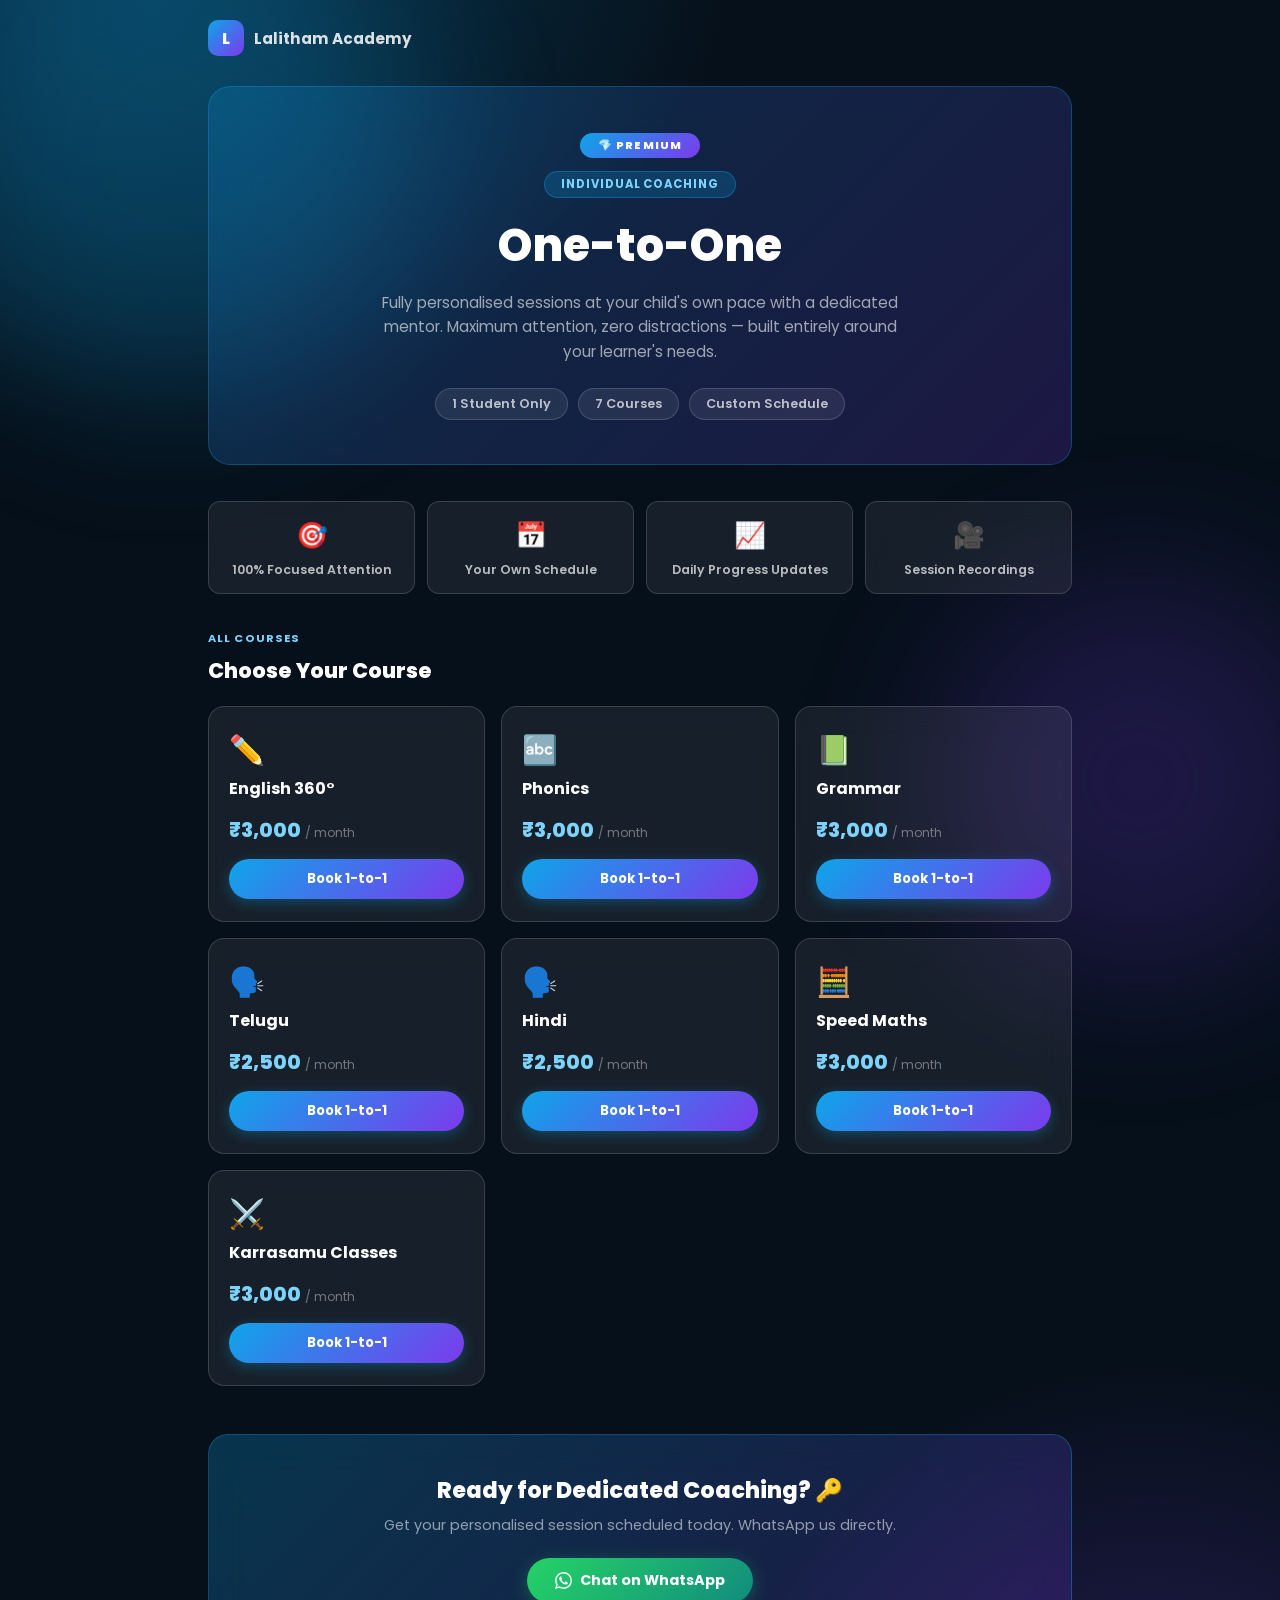
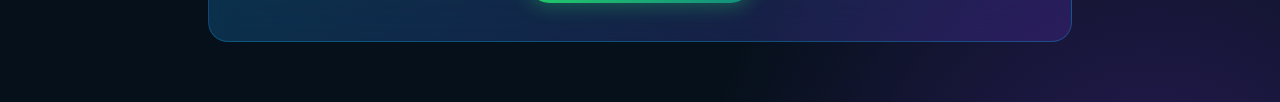
<file: one-to-one.html>
<!DOCTYPE html>
<html lang="en">

<head>
  <meta charset="UTF-8" />
  <meta name="viewport" content="width=device-width, initial-scale=1.0" />
  <title>One-to-One Plan – Lalitham Academy</title>
  <meta name="description"
    content="Fully personalised 1-to-1 coaching by a dedicated mentor. English, Hindi, Telugu, Speed Maths and more." />
  <link href="https://fonts.googleapis.com/css2?family=Poppins:wght@400;500;600;700;800&display=swap"
    rel="stylesheet" />
  <style>
    *,
    *::before,
    *::after {
      box-sizing: border-box;
      margin: 0;
      padding: 0;
    }

    :root {
      --purple: #7C3AED;
      --purple-light: #a78bfa;
      --blue: #2563EB;
      --teal: #0ea5e9;
      --glass-bg: rgba(255, 255, 255, 0.07);
      --glass-border: rgba(255, 255, 255, 0.15);
      --glass-hover: rgba(255, 255, 255, 0.12);
    }

    body {
      font-family: 'Poppins', sans-serif;
      background: #06101a;
      background-image: radial-gradient(ellipse 80% 50% at 10% -5%, rgba(14, 165, 233, 0.3) 0%, transparent 60%), radial-gradient(ellipse 60% 50% at 90% 110%, rgba(124, 58, 237, 0.3) 0%, transparent 60%);
      color: #e2e8f0;
      min-height: 100vh;
    }

    .orb {
      position: fixed;
      border-radius: 50%;
      filter: blur(80px);
      opacity: 0.2;
      pointer-events: none;
      z-index: 0;
      animation: float 9s ease-in-out infinite;
    }

    .orb-1 {
      width: 500px;
      height: 500px;
      background: #0ea5e9;
      top: -100px;
      left: -80px;
    }

    .orb-2 {
      width: 400px;
      height: 400px;
      background: #7C3AED;
      bottom: -80px;
      right: -60px;
      animation-delay: -4s;
    }

    @keyframes float {

      0%,
      100% {
        transform: translateY(0);
      }

      50% {
        transform: translateY(28px);
      }
    }

    .page {
      position: relative;
      z-index: 1;
      max-width: 900px;
      margin: 0 auto;
      padding: 0 18px 60px;
    }

    .top-nav {
      display: flex;
      align-items: center;
      justify-content: space-between;
      padding: 20px 0;
      margin-bottom: 10px;
    }

    .back-link {
      display: inline-flex;
      align-items: center;
      gap: 8px;
      background: var(--glass-bg);
      border: 1px solid var(--glass-border);
      backdrop-filter: blur(12px);
      border-radius: 999px;
      color: rgba(255, 255, 255, 0.75);
      font-size: 0.82rem;
      font-weight: 600;
      padding: 8px 18px;
      text-decoration: none;
      transition: all 0.2s;
    }

    .back-link:hover {
      background: var(--glass-hover);
      color: #fff;
    }

    .logo-mini {
      display: flex;
      align-items: center;
      gap: 10px;
    }

    .logo-mark {
      width: 36px;
      height: 36px;
      background: linear-gradient(135deg, var(--teal), var(--purple));
      border-radius: 10px;
      display: grid;
      place-items: center;
      font-weight: 800;
      font-size: 1rem;
      color: #fff;
    }

    .logo-name {
      font-size: 0.95rem;
      font-weight: 700;
      color: rgba(255, 255, 255, 0.85);
    }

    .plan-hero {
      background: linear-gradient(135deg, rgba(14, 165, 233, 0.2), rgba(124, 58, 237, 0.2));
      border: 1px solid rgba(14, 165, 233, 0.3);
      backdrop-filter: blur(24px);
      border-radius: 22px;
      padding: 44px 36px;
      margin-bottom: 36px;
      text-align: center;
    }

    .premium-ribbon {
      display: inline-block;
      background: linear-gradient(135deg, #0ea5e9, #7C3AED);
      color: #fff;
      font-size: 0.7rem;
      font-weight: 800;
      padding: 4px 18px;
      border-radius: 999px;
      text-transform: uppercase;
      letter-spacing: 0.1em;
      margin-bottom: 12px;
    }

    .plan-tag {
      display: inline-block;
      background: rgba(14, 165, 233, 0.2);
      border: 1px solid rgba(14, 165, 233, 0.35);
      color: #7dd3fc;
      font-size: 0.72rem;
      font-weight: 700;
      padding: 4px 16px;
      border-radius: 999px;
      text-transform: uppercase;
      letter-spacing: 0.08em;
      margin-bottom: 14px;
    }

    .plan-hero h1 {
      font-size: clamp(1.8rem, 5vw, 2.8rem);
      font-weight: 800;
      color: #fff;
      margin-bottom: 12px;
    }

    .plan-hero p {
      font-size: 0.95rem;
      color: rgba(255, 255, 255, 0.6);
      max-width: 540px;
      margin: 0 auto 24px;
      line-height: 1.6;
    }

    .meta-pills {
      display: flex;
      gap: 10px;
      flex-wrap: wrap;
      justify-content: center;
    }

    .meta-pill {
      background: rgba(255, 255, 255, 0.08);
      border: 1px solid rgba(255, 255, 255, 0.15);
      color: rgba(255, 255, 255, 0.7);
      font-size: 0.8rem;
      font-weight: 600;
      padding: 6px 16px;
      border-radius: 999px;
    }

    .perks {
      display: flex;
      gap: 12px;
      flex-wrap: wrap;
      margin-bottom: 36px;
    }

    .perk {
      background: var(--glass-bg);
      border: 1px solid var(--glass-border);
      backdrop-filter: blur(12px);
      border-radius: 12px;
      padding: 14px 18px;
      flex: 1;
      min-width: 150px;
      text-align: center;
    }

    .perk .perk-icon {
      font-size: 1.6rem;
      margin-bottom: 6px;
    }

    .perk .perk-label {
      font-size: 0.78rem;
      font-weight: 600;
      color: rgba(255, 255, 255, 0.7);
    }

    .section-label {
      display: block;
      font-size: 0.7rem;
      font-weight: 700;
      color: #7dd3fc;
      text-transform: uppercase;
      letter-spacing: 0.1em;
      margin-bottom: 8px;
    }

    .section-title {
      font-size: 1.3rem;
      font-weight: 800;
      color: #fff;
      margin-bottom: 20px;
    }

    .courses-grid {
      display: grid;
      grid-template-columns: repeat(auto-fill, minmax(260px, 1fr));
      gap: 16px;
      margin-bottom: 48px;
    }

    .course-card {
      background: var(--glass-bg);
      border: 1px solid var(--glass-border);
      backdrop-filter: blur(16px);
      border-radius: 16px;
      padding: 22px 20px;
      display: flex;
      flex-direction: column;
      justify-content: space-between;
      gap: 14px;
      transition: all 0.25s ease;
    }

    .course-card:hover {
      background: var(--glass-hover);
      border-color: rgba(14, 165, 233, 0.4);
      transform: translateY(-4px);
      box-shadow: 0 12px 30px rgba(14, 165, 233, 0.15);
    }

    .course-icon {
      font-size: 1.8rem;
      margin-bottom: 4px;
    }

    .course-name {
      font-size: 1rem;
      font-weight: 700;
      color: #fff;
    }

    .course-price {
      font-size: 1.25rem;
      font-weight: 800;
      color: #7dd3fc;
    }

    .course-price small {
      font-size: 0.75rem;
      color: rgba(255, 255, 255, 0.4);
      font-weight: 400;
    }

    .enroll-btn {
      display: block;
      text-align: center;
      text-decoration: none;
      background: linear-gradient(135deg, #0ea5e9, #7C3AED);
      color: #fff;
      font-size: 0.82rem;
      font-weight: 700;
      padding: 10px 16px;
      border-radius: 999px;
      box-shadow: 0 4px 14px rgba(14, 165, 233, 0.3);
      transition: all 0.2s;
    }

    .enroll-btn:hover {
      transform: translateY(-2px);
      box-shadow: 0 6px 20px rgba(14, 165, 233, 0.5);
    }

    .bottom-cta {
      background: linear-gradient(135deg, rgba(14, 165, 233, 0.25), rgba(124, 58, 237, 0.2));
      border: 1px solid rgba(14, 165, 233, 0.3);
      backdrop-filter: blur(20px);
      border-radius: 20px;
      padding: 38px 28px;
      text-align: center;
    }

    .bottom-cta h3 {
      font-size: 1.4rem;
      font-weight: 800;
      color: #fff;
      margin-bottom: 8px;
    }

    .bottom-cta p {
      color: rgba(255, 255, 255, 0.55);
      font-size: 0.9rem;
      margin-bottom: 22px;
    }

    .btn-wa {
      display: inline-flex;
      align-items: center;
      gap: 8px;
      background: linear-gradient(135deg, #25D366, #128C7E);
      color: #fff;
      font-size: 0.9rem;
      font-weight: 700;
      padding: 12px 28px;
      border-radius: 999px;
      text-decoration: none;
      box-shadow: 0 4px 18px rgba(37, 211, 102, 0.3);
      transition: all 0.2s;
    }

    .btn-wa:hover {
      transform: translateY(-2px);
      box-shadow: 0 6px 24px rgba(37, 211, 102, 0.5);
    }
  </style>
</head>

<body>
  <div class="orb orb-1"></div>
  <div class="orb orb-2"></div>
  <div class="page">
    <div class="top-nav">
      <div class="logo-mini">
        <div class="logo-mark">L</div><span class="logo-name">Lalitham Academy</span>
      </div>
    </div>
    <div class="plan-hero">
      <span class="premium-ribbon">💎 Premium</span><br>
      <span class="plan-tag">Individual Coaching</span>
      <h1>One-to-One</h1>
      <p>Fully personalised sessions at your child's own pace with a dedicated mentor. Maximum attention, zero
        distractions — built entirely around your learner's needs.</p>
      <div class="meta-pills">
        <span class="meta-pill">1 Student Only</span>
        <span class="meta-pill">7 Courses</span>
        <span class="meta-pill">Custom Schedule</span>
      </div>
    </div>

    <!-- PERKS -->
    <div class="perks">
      <div class="perk">
        <div class="perk-icon">🎯</div>
        <div class="perk-label">100% Focused Attention</div>
      </div>
      <div class="perk">
        <div class="perk-icon">📅</div>
        <div class="perk-label">Your Own Schedule</div>
      </div>
      <div class="perk">
        <div class="perk-icon">📈</div>
        <div class="perk-label">Daily Progress Updates</div>
      </div>
      <div class="perk">
        <div class="perk-icon">🎥</div>
        <div class="perk-label">Session Recordings</div>
      </div>
    </div>

    <span class="section-label">All Courses</span>
    <h2 class="section-title">Choose Your Course</h2>
    <div class="courses-grid">
      <div class="course-card">
        <div>
          <div class="course-icon">✏️</div>
          <div class="course-name">English 360°</div>
        </div>
        <div>
          <div class="course-price">₹3,000 <small>/ month</small></div>
        </div><a
          href="https://docs.google.com/forms/d/e/1FAIpQLScz7Pd_kMbqs5bxfNYQVtpIICanEPwtyRazUgUarWypaCBxBw/viewform"
          target="_blank" rel="noopener" class="enroll-btn">Book 1-to-1</a>
      </div>
      <div class="course-card">
        <div>
          <div class="course-icon">🔤</div>
          <div class="course-name">Phonics</div>
        </div>
        <div>
          <div class="course-price">₹3,000 <small>/ month</small></div>
        </div><a
          href="https://docs.google.com/forms/d/e/1FAIpQLScz7Pd_kMbqs5bxfNYQVtpIICanEPwtyRazUgUarWypaCBxBw/viewform"
          target="_blank" rel="noopener" class="enroll-btn">Book 1-to-1</a>
      </div>
      <div class="course-card">
        <div>
          <div class="course-icon">📗</div>
          <div class="course-name">Grammar</div>
        </div>
        <div>
          <div class="course-price">₹3,000 <small>/ month</small></div>
        </div><a
          href="https://docs.google.com/forms/d/e/1FAIpQLScz7Pd_kMbqs5bxfNYQVtpIICanEPwtyRazUgUarWypaCBxBw/viewform"
          target="_blank" rel="noopener" class="enroll-btn">Book 1-to-1</a>
      </div>
      <div class="course-card">
        <div>
          <div class="course-icon">🗣️</div>
          <div class="course-name">Telugu</div>
        </div>
        <div>
          <div class="course-price">₹2,500 <small>/ month</small></div>
        </div><a
          href="https://docs.google.com/forms/d/e/1FAIpQLScz7Pd_kMbqs5bxfNYQVtpIICanEPwtyRazUgUarWypaCBxBw/viewform"
          target="_blank" rel="noopener" class="enroll-btn">Book 1-to-1</a>
      </div>
      <div class="course-card">
        <div>
          <div class="course-icon">🗣️</div>
          <div class="course-name">Hindi</div>
        </div>
        <div>
          <div class="course-price">₹2,500 <small>/ month</small></div>
        </div><a
          href="https://docs.google.com/forms/d/e/1FAIpQLScz7Pd_kMbqs5bxfNYQVtpIICanEPwtyRazUgUarWypaCBxBw/viewform"
          target="_blank" rel="noopener" class="enroll-btn">Book 1-to-1</a>
      </div>
      <div class="course-card">
        <div>
          <div class="course-icon">🧮</div>
          <div class="course-name">Speed Maths</div>
        </div>
        <div>
          <div class="course-price">₹3,000 <small>/ month</small></div>
        </div><a
          href="https://docs.google.com/forms/d/e/1FAIpQLScz7Pd_kMbqs5bxfNYQVtpIICanEPwtyRazUgUarWypaCBxBw/viewform"
          target="_blank" rel="noopener" class="enroll-btn">Book 1-to-1</a>
      </div>
      <div class="course-card">
        <div>
          <div class="course-icon">⚔️</div>
          <div class="course-name">Karrasamu Classes</div>
        </div>
        <div>
          <div class="course-price">₹3,000 <small>/ month</small></div>
        </div><a
          href="https://docs.google.com/forms/d/e/1FAIpQLScz7Pd_kMbqs5bxfNYQVtpIICanEPwtyRazUgUarWypaCBxBw/viewform"
          target="_blank" rel="noopener" class="enroll-btn">Book 1-to-1</a>
      </div>
    </div>
    <div class="bottom-cta">
      <h3>Ready for Dedicated Coaching? 🔑</h3>
      <p>Get your personalised session scheduled today. WhatsApp us directly.</p>
      <a href="https://wa.me/919676302549" target="_blank" rel="noopener" class="btn-wa">
        <svg width="17" height="17" viewBox="0 0 24 24" fill="currentColor">
          <path
            d="M17.472 14.382c-.297-.149-1.758-.867-2.03-.967-.273-.099-.471-.148-.67.15-.197.297-.767.966-.94 1.164-.173.199-.347.223-.644.075-.297-.15-1.255-.463-2.39-1.475-.883-.788-1.48-1.761-1.653-2.059-.173-.297-.018-.458.13-.606.134-.133.298-.347.446-.52.149-.174.198-.298.298-.497.099-.198.05-.371-.025-.52-.075-.149-.669-1.612-.916-2.207-.242-.579-.487-.5-.669-.51-.173-.008-.371-.01-.57-.01-.198 0-.52.074-.792.372-.272.297-1.04 1.016-1.04 2.479 0 1.462 1.065 2.875 1.213 3.074.149.198 2.096 3.2 5.077 4.487.709.306 1.262.489 1.694.625.712.227 1.36.195 1.871.118.571-.085 1.758-.719 2.006-1.413.248-.694.248-1.289.173-1.413-.074-.124-.272-.198-.57-.347m-5.421 7.403h-.004a9.87 9.87 0 01-5.031-1.378l-.361-.214-3.741.982.998-3.648-.235-.374a9.86 9.86 0 01-1.51-5.26c.001-5.45 4.436-9.884 9.888-9.884 2.64 0 5.122 1.03 6.988 2.898a9.825 9.825 0 012.893 6.994c-.003 5.45-4.437 9.884-9.885 9.884m8.413-18.297A11.815 11.815 0 0012.05 0C5.495 0 .16 5.335.157 11.892c0 2.096.547 4.142 1.588 5.945L.057 24l6.305-1.654a11.882 11.882 0 005.683 1.448h.005c6.554 0 11.89-5.335 11.893-11.893a11.821 11.821 0 00-3.48-8.413z" />
        </svg>
        Chat on WhatsApp
      </a>
    </div>
  </div>
</body>

</html>
</file>
<file: css/styles.css>
/* ═══════════════════════════════════════════════════════════════
   LALITHAM ACADEMY — Modern EdTech Design System
   Theme: Blue-Violet-White
   ═══════════════════════════════════════════════════════════════ */

/* ─── UNICODE RANGE OVERRIDE ─────────────────────────────────
   Force ₹ (U+20B9) to render in Inter in ALL font contexts.
   Playfair Display lacks this glyph; without this it falls
   back to Georgia which looks broken next to modern UI fonts.
   ──────────────────────────────────────────────────────────── */
@font-face {
  font-family: 'Playfair Display';
  src: local('Inter'), local('Segoe UI'), local('Helvetica Neue'), local('Arial');
  unicode-range: U+20B9;
  font-weight: 100 900;
  font-style: normal italic;
}

/* ─── CSS CUSTOM PROPERTIES ─────────────────────────────────── */
:root {
  /* Colors */
  --clr-primary:       #7C3AED;
  --clr-primary-light: #A78BFA;
  --clr-primary-dark:  #6D28D9;
  --clr-accent:        #3B82F6;
  --clr-accent-dark:   #2563EB;
  --clr-whatsapp:      #22C55E;
  --clr-whatsapp-dark: #16A34A;

  --clr-bg:            #F8FAFC;
  --clr-bg-alt:        #EEF2FF;
  --clr-surface:       #FFFFFF;
  --clr-card:          #FFFFFF;
  --clr-card-hover:    #F8FAFC;
  --clr-border:        #E5E7EB;
  --clr-border-subtle: #E5E7EB;

  --clr-text:          #0F172A;
  --clr-text-muted:    #475569;
  --clr-text-light:    #94A3B8;

  /* Gradients */
  --gradient-primary:  linear-gradient(135deg, #7C3AED 0%, #2563EB 100%);
  --gradient-hero:     linear-gradient(135deg, #F5F3FF 0%, #EFF6FF 100%);
  --gradient-gold:     linear-gradient(135deg, #7C3AED 0%, #2563EB 100%);
  --gradient-card:     linear-gradient(135deg, rgba(124,58,237,0.05) 0%, rgba(37,99,235,0.03) 100%);
  --gradient-section:  linear-gradient(180deg, #F8FAFC 0%, #EEF2FF 100%);

  /* Shadows */
  --shadow-sm:   0 1px 4px rgba(0,0,0,0.06);
  --shadow-md:   0 4px 20px rgba(0,0,0,0.08);
  --shadow-lg:   0 10px 30px rgba(0,0,0,0.08);
  --shadow-xl:   0 20px 60px rgba(0,0,0,0.1);
  --shadow-gold: 0 8px 32px rgba(124,58,237,0.2);
  --shadow-gold-lg: 0 16px 48px rgba(124,58,237,0.25);
  --shadow-card: 0 10px 30px rgba(0,0,0,0.08);

  /* Spacing */
  --space-xs:  8px;
  --space-sm:  16px;
  --space-md:  24px;
  --space-lg:  40px;
  --space-xl:  64px;
  --space-2xl: 96px;
  --space-3xl: 128px;

  /* Border Radius */
  --radius-sm:   8px;
  --radius-md:   14px;
  --radius-lg:   20px;
  --radius-xl:   28px;
  --radius-full: 9999px;

  /* Typography */
  --font-display: 'Playfair Display', Georgia, serif;
  --font-body:    'Inter', system-ui, sans-serif;

  /* Transitions */
  --transition: 0.3s cubic-bezier(0.4, 0, 0.2, 1);
  --transition-slow: 0.5s cubic-bezier(0.4, 0, 0.2, 1);

  /* Navbar */
  --navbar-h: 72px;
}

/* ─── RESET & BASE ───────────────────────────────────────────── */
*, *::before, *::after { box-sizing: border-box; margin: 0; padding: 0; }

html { scroll-behavior: smooth; font-size: 16px; }

body {
  font-family: var(--font-body);
  background-color: var(--clr-bg);
  color: var(--clr-text);
  line-height: 1.7;
  overflow-x: hidden;
  -webkit-font-smoothing: antialiased;
}

/* Noise texture overlay */
body::before {
  content: '';
  position: fixed;
  inset: 0;
  background-image: url("data:image/svg+xml,%3Csvg viewBox='0 0 256 256' xmlns='http://www.w3.org/2000/svg'%3E%3Cfilter id='noise'%3E%3CfeTurbulence type='fractalNoise' baseFrequency='0.9' numOctaves='4' stitchTiles='stitch'/%3E%3C/filter%3E%3Crect width='100%25' height='100%25' filter='url(%23noise)' opacity='0.03'/%3E%3C/svg%3E");
  pointer-events: none;
  z-index: 0;
  opacity: 0;
}

img { max-width: 100%; display: block; }
a { text-decoration: none; color: inherit; }
ul { list-style: none; }
button { cursor: pointer; font-family: inherit; border: none; background: none; }

/* ─── SCROLLBAR ──────────────────────────────────────────────── */
::-webkit-scrollbar { width: 6px; }
::-webkit-scrollbar-track { background: var(--clr-bg); }
::-webkit-scrollbar-thumb { background: #7C3AED; border-radius: 3px; }
::-webkit-scrollbar-thumb:hover { background: #6D28D9; }

/* ─── CONTAINER ──────────────────────────────────────────────── */
.container {
  max-width: 1200px;
  margin-inline: auto;
  padding-inline: 24px;
}

/* ─── TYPOGRAPHY ─────────────────────────────────────────────── */
h1, h2, h3, h4 {
  font-family: var(--font-display);
  line-height: 1.2;
  font-weight: 700;
}

h1 { font-size: clamp(2.2rem, 5vw, 3.6rem); }
h2 { font-size: clamp(1.8rem, 3.5vw, 2.8rem); }
h3 { font-size: clamp(1.2rem, 2vw, 1.5rem); }

.gradient-text {
  background: var(--gradient-gold);
  -webkit-background-clip: text;
  -webkit-text-fill-color: transparent;
  background-clip: text;
}

/* ─── BUTTONS ────────────────────────────────────────────────── */
.btn {
  display: inline-flex;
  align-items: center;
  gap: 8px;
  padding: 12px 28px;
  border-radius: var(--radius-full);
  font-family: var(--font-body);
  font-weight: 600;
  font-size: 0.9rem;
  letter-spacing: 0.02em;
  transition: var(--transition);
  position: relative;
  overflow: hidden;
  white-space: nowrap;
}

.btn--primary {
  background: var(--gradient-gold);
  color: #ffffff;
  box-shadow: var(--shadow-gold);
}
.btn--primary:hover {
  transform: translateY(-2px);
  box-shadow: var(--shadow-gold-lg);
  filter: brightness(1.1);
}

.btn--outline {
  background: transparent;
  color: var(--clr-primary);
  border: 1.5px solid var(--clr-primary);
}
.btn--outline:hover {
  background: #EDE9FE;
  transform: translateY(-2px);
  box-shadow: var(--shadow-gold);
}

.btn--whatsapp {
  background: linear-gradient(135deg, #22C55E, #16A34A);
  color: #fff;
  box-shadow: 0 8px 24px rgba(34,197,94,0.3);
}
.btn--whatsapp:hover {
  transform: translateY(-2px);
  box-shadow: 0 12px 32px rgba(34,197,94,0.4);
  filter: brightness(1.08);
}

.btn--sm  { padding: 8px 20px; font-size: 0.82rem; }
.btn--lg  { padding: 14px 36px; font-size: 0.95rem; }
.btn--full { width: 100%; justify-content: center; }

/* Ripple */
.ripple { position: relative; overflow: hidden; }
.ripple::after {
  content: '';
  position: absolute;
  inset: 0;
  background: rgba(255,255,255,0.08);
  opacity: 0;
  border-radius: inherit;
  transition: opacity 0.3s;
}
.ripple:active::after { opacity: 1; }

/* ─── SECTION COMMONS ────────────────────────────────────────── */
.section-header {
  text-align: center;
  max-width: 640px;
  margin-inline: auto;
  margin-bottom: var(--space-lg);
}

.section-badge {
  display: inline-block;
  padding: 6px 18px;
  background: rgba(124,58,237,0.08);
  border: 1px solid rgba(124,58,237,0.25);
  border-radius: var(--radius-full);
  color: var(--clr-primary);
  font-size: 0.78rem;
  font-weight: 600;
  letter-spacing: 0.08em;
  text-transform: uppercase;
  margin-bottom: 16px;
}

.section-title {
  font-family: var(--font-display);
  margin-bottom: 14px;
  color: var(--clr-text);
}

.section-subtitle {
  color: var(--clr-text-muted);
  font-size: 1.05rem;
}

/* ─── REVEAL ANIMATIONS ──────────────────────────────────────── */
.reveal {
  opacity: 0;
  transform: translateY(28px);
  transition: opacity 0.7s ease, transform 0.7s ease;
}
.reveal.visible {
  opacity: 1;
  transform: none;
}

/* Hero elements animate via CSS keyframes — don't let .reveal fight them */
.hero .reveal {
  opacity: 0;
  transform: none;
  transition: none;
}
.hero .reveal.visible {
  opacity: 1;
}

/* ─── GLASS CARD MIXIN ───────────────────────────────────────── */
.glass {
  background: var(--clr-card);
  border: 1px solid var(--clr-border-subtle);
  backdrop-filter: blur(16px);
  -webkit-backdrop-filter: blur(16px);
}

/* ═══════════════════════════════════════════════════════════════
   NAVBAR
   ═══════════════════════════════════════════════════════════════ */
.navbar {
  position: fixed;
  top: 20px;
  left: 50%;
  transform: translateX(-50%);
  width: max-content;
  max-width: calc(100% - 32px);
  z-index: 1000;
  transition: background 0.3s ease, border-color 0.3s ease, box-shadow 0.3s ease;
  background: rgba(255,255,255,0.9);
  backdrop-filter: blur(10px) saturate(180%);
  -webkit-backdrop-filter: blur(10px) saturate(180%);
  border: 1px solid rgba(124,58,237,0.15);
  border-radius: 9999px;
  box-shadow: 0 4px 24px rgba(0,0,0,0.08), inset 0 1px 0 rgba(255,255,255,0.8);
}

.navbar.scrolled {
  background: rgba(255,255,255,0.97);
  border-color: rgba(124,58,237,0.25);
  box-shadow: 0 8px 32px rgba(0,0,0,0.1), 0 0 0 1px rgba(124,58,237,0.08);
}

.navbar__inner {
  height: auto;
  padding: 10px 12px 10px 22px;
  display: flex;
  align-items: center;
  justify-content: space-between;
  gap: 10px;
}

/* Logo */
.navbar__logo {
  display: flex;
  align-items: center;
  gap: 10px;
  flex-shrink: 0;
}

.logo-mark {
  width: 38px;
  height: 38px;
  background: var(--gradient-gold);
  border-radius: 10px;
  display: flex;
  align-items: center;
  justify-content: center;
  font-family: var(--font-display);
  font-weight: 700;
  font-size: 1.1rem;
  color: #ffffff;
  box-shadow: var(--shadow-gold);
  flex-shrink: 0;
}

.logo-text {
  font-family: var(--font-display);
  font-size: 1.15rem;
  font-weight: 700;
  color: var(--clr-text);
}

.logo-accent { color: var(--clr-primary); }

/* Desktop Nav */
.navbar__links {
  display: flex;
  align-items: center;
  gap: 4px;
}

.nav-link {
  padding: 7px 14px;
  border-radius: var(--radius-full);
  font-size: 0.88rem;
  font-weight: 500;
  color: var(--clr-text-muted);
  transition: var(--transition);
}
.nav-link:hover,
.nav-link.active {
  color: var(--clr-primary);
  background: rgba(124,58,237,0.08);
}

/* Hamburger */
.hamburger {
  display: none;
  flex-direction: column;
  gap: 5px;
  padding: 8px;
  border-radius: var(--radius-sm);
  transition: var(--transition);
}
.hamburger span {
  display: block;
  width: 22px;
  height: 2px;
  background: var(--clr-text-muted);
  border-radius: 2px;
  transition: var(--transition);
}
.hamburger:hover span { background: var(--clr-primary); }

/* Mobile nav */
@media (max-width: 900px) {
  .hamburger { display: flex; }
  .navbar__links {
    position: fixed;
    top: 80px;
    left: 16px; right: 16px;
    flex-direction: column;
    align-items: stretch;
    padding: 16px 18px 22px;
    gap: 4px;
    background: rgba(255,255,255,0.97);
    backdrop-filter: blur(10px) saturate(180%);
    -webkit-backdrop-filter: blur(10px) saturate(180%);
    border: 1px solid rgba(124,58,237,0.15);
    border-radius: 20px;
    box-shadow: 0 20px 40px rgba(0,0,0,0.12);
    transform: translateY(-16px);
    opacity: 0;
    pointer-events: none;
    transition: transform 0.35s ease, opacity 0.3s ease;
  }
  .navbar__links.open {
    transform: translateY(0);
    opacity: 1;
    pointer-events: all;
  }
  .nav-link { padding: 12px 16px; font-size: 0.95rem; }
  .btn--sm { width: 100%; justify-content: center; margin-top: 4px; }
}

/* ═══════════════════════════════════════════════════════════════
   HERO
   ═══════════════════════════════════════════════════════════════ */
.hero {
  position: relative;
  width: 100%;
  overflow: hidden;
  background: var(--gradient-hero);
  padding-top: 88px;
  padding-bottom: 48px;
  display: flex;
  align-items: center;
}

/* ─── ANIMATED BACKGROUND BLOBS ─────────────────────────────── */
.hero__blob {
  position: absolute;
  border-radius: 50%;
  filter: blur(70px);
  pointer-events: none;
  z-index: 0;
  opacity: 0;
  animation: blobReveal 1.2s ease forwards;
}
.hero__blob--1 {
  width: 520px; height: 520px;
  background: radial-gradient(circle, rgba(124,58,237,0.13), transparent 70%);
  top: -120px; left: -100px;
  animation-delay: 0.2s;
  animation: blobReveal 1.4s ease forwards 0.2s, blobDrift1 14s ease-in-out infinite 1.6s;
}
.hero__blob--2 {
  width: 400px; height: 400px;
  background: radial-gradient(circle, rgba(59,130,246,0.12), transparent 70%);
  bottom: -80px; right: -60px;
  animation: blobReveal 1.4s ease forwards 0.4s, blobDrift2 18s ease-in-out infinite 1.8s;
}
.hero__blob--3 {
  width: 280px; height: 280px;
  background: radial-gradient(circle, rgba(124,58,237,0.09), transparent 70%);
  top: 40%; right: 30%;
  animation: blobReveal 1.4s ease forwards 0.6s, blobDrift3 22s ease-in-out infinite 2s;
}

@keyframes blobReveal {
  from { opacity: 0; transform: scale(0.85); }
  to   { opacity: 1; transform: scale(1); }
}
@keyframes blobDrift1 {
  0%, 100% { transform: translate(0, 0) scale(1); }
  33%       { transform: translate(30px, 20px) scale(1.04); }
  66%       { transform: translate(-20px, 30px) scale(0.97); }
}
@keyframes blobDrift2 {
  0%, 100% { transform: translate(0, 0) scale(1); }
  40%       { transform: translate(-25px, -20px) scale(1.05); }
  70%       { transform: translate(20px, -10px) scale(0.96); }
}
@keyframes blobDrift3 {
  0%, 100% { transform: translate(0, 0) scale(1); }
  50%       { transform: translate(15px, -25px) scale(1.08); }
}

/* Subtle gold radial glow + bottom fade */
.hero::after {
  content: '';
  position: absolute;
  inset: 0;
  background:
    radial-gradient(ellipse 80% 70% at 50% 40%, rgba(124,58,237,0.08) 0%, transparent 70%),
    linear-gradient(to bottom, rgba(245,243,255,0) 55%, rgba(245,243,255,0.6) 100%);
  pointer-events: none;
  z-index: 1;
}

/* Centered brand mark */
.hero__brand {
  position: absolute;
  inset: 0;
  display: flex;
  flex-direction: column;
  align-items: center;
  justify-content: center;
  z-index: 2;
  gap: 16px;
}

.hero__brand-mark {
  width: 72px;
  height: 72px;
  background: var(--gradient-gold);
  border-radius: 18px;
  display: flex;
  align-items: center;
  justify-content: center;
  font-family: var(--font-display);
  font-weight: 800;
  font-size: 2rem;
  color: #ffffff;
  box-shadow: 0 0 48px rgba(124,58,237,0.4), 0 16px 40px rgba(0,0,0,0.15);
  backdrop-filter: blur(8px);
}

.hero__brand-name {
  font-family: var(--font-display);
  font-size: clamp(1.4rem, 3vw, 2rem);
  font-weight: 700;
  color: #0F172A;
  letter-spacing: 0.06em;
  text-shadow: 0 2px 24px rgba(0,0,0,0.6);
}

.hero__brand-name em {
  font-style: normal;
  color: var(--clr-primary);
}

.hero__brand-cta {
  display: flex;
  gap: 12px;
  margin-top: 8px;
  flex-wrap: wrap;
  justify-content: center;
}

/* Scroll hint */
.hero__scroll-hint {
  position: absolute;
  bottom: 32px;
  left: 50%;
  transform: translateX(-50%);
  z-index: 2;
  display: flex;
  flex-direction: column;
  align-items: center;
  gap: 6px;
  animation: scrollBounce 2.2s ease-in-out infinite;
}

@keyframes scrollBounce {
  0%, 100% { transform: translateX(-50%) translateY(0); opacity: 0.7; }
  50%       { transform: translateX(-50%) translateY(6px); opacity: 1; }
}

.hero__scroll-hint svg {
  width: 28px;
  height: 28px;
  color: rgba(124,58,237,0.7);
}

.hero__content {
  position: relative;
  z-index: 1;
  padding-block: var(--space-2xl);
  max-width: 800px;
}

/* ─── HERO ENTRANCE ANIMATIONS ──────────────────────────────── */
@keyframes heroFadeUp {
  from { opacity: 0; transform: translateY(28px); }
  to   { opacity: 1; transform: translateY(0); }
}
@keyframes heroFadeIn {
  from { opacity: 0; transform: translateY(16px); }
  to   { opacity: 1; transform: translateY(0); }
}

.hero__left > * {
  opacity: 0;
  animation: heroFadeUp 0.7s cubic-bezier(0.22, 1, 0.36, 1) forwards;
}
.hero__title   { animation-delay: 0.05s !important; }
.hero__subtitle{ animation-delay: 0.18s !important; }
.hero__telugu  { animation-delay: 0.28s !important; }
.hero__highlight{ animation-delay: 0.36s !important; }
.hero__tagline { animation-delay: 0.43s !important; }
.hero__cta     { animation-delay: 0.52s !important; }

.hero__right {
  opacity: 0;
  animation: heroFadeIn 0.8s cubic-bezier(0.22, 1, 0.36, 1) 0.35s forwards;
}

.hero__badge {
  display: inline-flex;
  align-items: center;
  gap: 8px;
  padding: 8px 20px;
  background: rgba(124,58,237,0.08);
  border: 1px solid rgba(124,58,237,0.3);
  border-radius: var(--radius-full);
  color: var(--clr-primary);
  font-size: 0.82rem;
  font-weight: 600;
  letter-spacing: 0.06em;
  text-transform: uppercase;
  margin-bottom: 24px;
}
.hero__badge::before {
  content: '';
  width: 6px; height: 6px;
  background: var(--clr-primary);
  border-radius: 50%;
  animation: pulse 2s ease-in-out infinite;
}
@keyframes pulse {
  0%, 100% { opacity: 1; transform: scale(1); }
  50%       { opacity: 0.4; transform: scale(1.4); }
}

.hero__title {
  font-size: clamp(2.125rem, 4.5vw, 3.625rem);
  line-height: 1.18;
  letter-spacing: -0.02em;
  color: var(--clr-text);
  margin-bottom: 24px;
  font-weight: 700;
}

.hero__subtitle {
  font-size: 1.125rem;
  line-height: 1.6;
  color: var(--clr-text-muted);
  margin-top: 18px;
  margin-bottom: 12px;
  max-width: 520px;
}

.hero__telugu {
  font-size: 1rem;
  color: var(--clr-primary);
  margin-top: 16px;
  margin-bottom: 20px;
  opacity: 0.9;
}

.hero__highlight {
  display: flex;
  align-items: center;
  flex-wrap: wrap;
  gap: 12px;
  margin-bottom: 16px;
  font-size: 0.9rem;
  font-weight: 600;
  color: var(--clr-accent);
}
.hero__highlight span { color: var(--clr-accent); }
.dot {
  color: var(--clr-primary) !important;
  font-size: 1.2rem;
}

.hero__tagline {
  font-size: 0.88rem;
  color: var(--clr-text-muted);
  font-weight: 500;
  margin-top: 10px;
  margin-bottom: 32px;
  letter-spacing: 0.02em;
}

.hero__cta {
  display: flex;
  flex-wrap: wrap;
  gap: 16px;
  margin-top: 28px;
  margin-bottom: 48px;
}

/* Stats */
.hero__stats {
  display: flex;
  align-items: center;
  gap: 0;
  flex-wrap: wrap;
  background: #FFFFFF;
  border: 1px solid var(--clr-border);
  border-radius: var(--radius-lg);
  padding: 20px 32px;
  box-shadow: var(--shadow-md);
  width: fit-content;
}

.stat {
  text-align: center;
  padding-inline: 24px;
}
.stat:first-child { padding-left: 0; }
.stat:last-child  { padding-right: 0; }

.stat__num {
  font-family: var(--font-display);
  font-size: 2rem;
  font-weight: 700;
  color: var(--clr-primary);
  line-height: 1;
}

.stat p {
  font-size: 0.78rem;
  color: var(--clr-text-muted);
  margin-top: 4px;
  white-space: nowrap;
}

.stat__divider {
  width: 1px;
  height: 40px;
  background: var(--clr-border);
  flex-shrink: 0;
}

/* ─── HERO SPLIT LAYOUT ──────────────────────────────────────── */
.hero__split {
  display: grid;
  grid-template-columns: 1.1fr 0.9fr;
  gap: 90px;
  align-items: center;
  padding-block: var(--space-md);
  position: relative;
  z-index: 1;
}

.hero__left { max-width: 600px; }

/* Floating Hero Card */
.hero__right { display: flex; justify-content: center; align-items: flex-start; }

.hero__card {
  background: #FFFFFF;
  border: 1px solid rgba(124,58,237,0.18);
  border-radius: 18px;
  padding: 30px;
  width: 100%;
  max-width: 420px;
  position: relative;
  overflow: hidden;
  box-shadow: 0 32px 80px rgba(0,0,0,0.1), 0 8px 24px rgba(124,58,237,0.08), 0 0 0 1px rgba(124,58,237,0.06);
  animation: cardFloat 6s ease-in-out infinite;
}

@keyframes cardFloat {
  0%, 100% { transform: translateY(0) rotate(0deg); }
  30%       { transform: translateY(-8px) rotate(0.3deg); }
  70%       { transform: translateY(-5px) rotate(-0.3deg); }
}

.hero__card-glow {
  position: absolute;
  top: -40px; right: -40px;
  width: 180px; height: 180px;
  background: radial-gradient(circle, rgba(124,58,237,0.12), transparent);
  border-radius: 50%;
  pointer-events: none;
}

.hero__card-header {
  display: flex;
  align-items: center;
  justify-content: space-between;
  margin-bottom: 20px;
}

.hero__card-logo {
  display: flex;
  align-items: center;
  gap: 8px;
  font-size: 0.85rem;
  font-weight: 600;
  color: var(--clr-text);
}

.logo-mark--sm {
  width: 28px;
  height: 28px;
  font-size: 0.85rem;
  border-radius: 7px;
  box-shadow: none;
}

.hero__card-badge {
  display: flex;
  align-items: center;
  gap: 5px;
  font-size: 0.72rem;
  font-weight: 600;
  color: #4ADE80;
  background: rgba(34,197,94,0.1);
  border: 1px solid rgba(34,197,94,0.25);
  padding: 4px 10px;
  border-radius: var(--radius-full);
}
.hero__card-badge::before {
  content: '';
  width: 6px; height: 6px;
  background: #4ADE80;
  border-radius: 50%;
  animation: pulse 1.5s ease-in-out infinite;
}

.hero__card-body {
  background: rgba(124,58,237,0.04);
  border: 1px solid rgba(124,58,237,0.12);
  border-radius: var(--radius-md);
  padding: 16px;
  margin-bottom: 20px;
}

.hero__card-label {
  font-size: 0.72rem;
  color: var(--clr-text-muted);
  text-transform: uppercase;
  letter-spacing: 0.08em;
  margin-bottom: 6px;
}

.hero__card-title {
  font-size: 1rem;
  font-weight: 600;
  color: var(--clr-text);
  margin-bottom: 10px;
}

.hero__card-meta {
  display: flex;
  gap: 16px;
  flex-wrap: wrap;
}
.hero__card-meta span {
  display: flex;
  align-items: center;
  gap: 5px;
  font-size: 0.78rem;
  color: var(--clr-text-muted);
}
.hero__card-meta svg { color: var(--clr-primary); }

.hero__card-stats {
  display: flex;
  align-items: center;
  justify-content: space-between;
  padding: 16px 0;
  border-top: 1px solid var(--clr-border-subtle);
  border-bottom: 1px solid var(--clr-border-subtle);
  margin-bottom: 16px;
}

.hero__stat {
  text-align: center;
}
.hero__stat-num {
  font-family: var(--font-display);
  font-size: 1.4rem;
  font-weight: 700;
  color: var(--clr-primary);
  line-height: 1;
}
.hero__stat-suffix {
  font-size: 0.9rem;
  font-weight: 700;
  color: var(--clr-primary);
}
.hero__stat p {
  font-size: 0.7rem;
  color: var(--clr-text-muted);
  margin-top: 3px;
}
.hero__stat-divider {
  width: 1px;
  height: 32px;
  background: var(--clr-border-subtle);
}

.hero__card-avatars {
  display: flex;
  align-items: center;
  gap: 10px;
}
.avatar-stack {
  display: flex;
}
.avatar-bubble {
  width: 28px; height: 28px;
  border-radius: 50%;
  border: 2px solid #F8FAFC;
  display: flex;
  align-items: center;
  justify-content: center;
  font-size: 0.72rem;
  font-weight: 700;
  color: #ffffff;
  margin-left: -8px;
  flex-shrink: 0;
}
.avatar-bubble:first-child { margin-left: 0; }
.hero__card-avatars span {
  font-size: 0.78rem;
  color: var(--clr-text-muted);
  line-height: 1.3;
}

@media (max-width: 1024px) {
  .hero__split {
    grid-template-columns: 1fr;
    gap: 48px;
    padding-block: var(--space-lg);
    text-align: center;
  }
  .hero__left { max-width: 100%; }
  .hero__badge, .hero__highlight, .hero__cta { justify-content: center; }
  .hero__subtitle { max-width: 100%; }
  .hero__right { display: none; }
}

@media (max-width: 640px) {
  .hero__title {
    font-size: clamp(1.875rem, 8vw, 2.625rem);
    letter-spacing: -0.01em;
  }
  .hero__subtitle { font-size: 1rem; }
}

/* ─── MARQUEE STRIP ──────────────────────────────────────────── */
.marquee-strip {
  background: rgba(124,58,237,0.04);
  border-top: 1px solid rgba(124,58,237,0.12);
  border-bottom: 1px solid rgba(124,58,237,0.12);
  padding-block: 14px;
  overflow: hidden;
  white-space: nowrap;
  margin-top: 0;
}

.marquee-track {
  display: inline-flex;
  gap: 24px;
  animation: marqueeScroll 30s linear infinite;
}

@keyframes marqueeScroll {
  0%   { transform: translateX(0); }
  100% { transform: translateX(-50%); }
}

.marquee-strip span {
  font-size: 0.82rem;
  font-weight: 600;
  color: var(--clr-text-muted);
  letter-spacing: 0.04em;
  flex-shrink: 0;
}

.marquee-dot {
  color: var(--clr-primary) !important;
  font-size: 0.6rem !important;
}

/* ─── TESTIMONIALS ───────────────────────────────────────────── */
.testimonials {
  padding-block: var(--space-xl);
  background: var(--clr-bg-alt);
  position: relative;
}
.testimonials::before {
  content: '';
  position: absolute;
  top: 0; left: 0; right: 0;
  height: 1px;
  background: linear-gradient(90deg, transparent, rgba(124,58,237,0.3), transparent);
}

.testimonials__grid {
  display: grid;
  grid-template-columns: repeat(auto-fit, minmax(300px, 1fr));
  gap: 24px;
}

.testimonial-card {
  background: var(--clr-card);
  border: 1px solid var(--clr-border-subtle);
  border-radius: var(--radius-lg);
  padding: 28px;
  transition: var(--transition);
  position: relative;
  overflow: hidden;
}
.testimonial-card::before {
  content: '"';
  position: absolute;
  top: -10px; right: 20px;
  font-family: var(--font-display);
  font-size: 7rem;
color: rgba(124,58,237,0.06);
  line-height: 1;
  pointer-events: none;
}
.testimonial-card:hover {
  border-color: rgba(124,58,237,0.3);
  transform: translateY(-4px);
  box-shadow: var(--shadow-gold);
}

.testimonial-card__stars {
  color: var(--clr-primary);
  font-size: 0.9rem;
  letter-spacing: 2px;
  margin-bottom: 14px;
}

.testimonial-card__text {
  font-size: 0.9rem;
  color: var(--clr-text-muted);
  line-height: 1.75;
  margin-bottom: 20px;
  flex: 1;
}

.testimonial-card__author {
  display: flex;
  align-items: center;
  gap: 12px;
  padding-top: 16px;
  border-top: 1px solid var(--clr-border-subtle);
}

.testimonial-avatar {
  width: 40px; height: 40px;
  border-radius: 50%;
  display: flex;
  align-items: center;
  justify-content: center;
  font-size: 0.9rem;
  font-weight: 700;
  color: #ffffff;
  flex-shrink: 0;
}

.testimonial-card__author strong {
  display: block;
  font-size: 0.88rem;
  color: var(--clr-text);
  margin-bottom: 2px;
}
.testimonial-card__author span {
  font-size: 0.78rem;
  color: var(--clr-text-muted);
}

@media (max-width: 640px) {
  .hero__stats {
    gap: 16px;
    padding: 16px 20px;
    flex-wrap: wrap;
  }
  .stat { padding-inline: 12px; }
  .stat__divider { display: none; }
}

/* ═══════════════════════════════════════════════════════════════
   FEATURES
   ═══════════════════════════════════════════════════════════════ */
.features {
  padding-block: var(--space-xl);
  position: relative;
}

.features__grid {
  display: grid;
  grid-template-columns: repeat(auto-fit, minmax(240px, 1fr));
  gap: 24px;
}

.feature-card {
  background: var(--clr-card);
  border: 1px solid var(--clr-border-subtle);
  border-radius: var(--radius-lg);
  padding: 32px 28px;
  text-align: center;
  transition: var(--transition);
  position: relative;
  overflow: hidden;
}
.feature-card::before {
  content: '';
  position: absolute;
  top: 0; left: 0; right: 0;
  height: 2px;
  background: var(--gradient-gold);
  transform: scaleX(0);
  transition: var(--transition);
  transform-origin: left;
}
.feature-card:hover {
  background: var(--clr-card-hover);
  border-color: rgba(124,58,237,0.25);
  transform: translateY(-4px);
  box-shadow: var(--shadow-card);
}
.feature-card:hover::before { transform: scaleX(1); }

.feature-card__icon {
  width: 64px; height: 64px;
  border-radius: var(--radius-md);
  background: rgba(124,58,237,0.08);
  border: 1px solid rgba(124,58,237,0.18);
  display: flex;
  align-items: center;
  justify-content: center;
  margin-inline: auto;
  margin-bottom: 20px;
  color: var(--clr-primary);
  transition: var(--transition);
}
.feature-card:hover .feature-card__icon {
  background: rgba(124,58,237,0.15);
  box-shadow: var(--shadow-gold);
}

.feature-card h3 {
  font-size: 1.1rem;
  margin-bottom: 10px;
  color: var(--clr-text);
}
.feature-card p { font-size: 0.9rem; color: var(--clr-text-muted); line-height: 1.6; }

/* ═══════════════════════════════════════════════════════════════
   COURSES
   ═══════════════════════════════════════════════════════════════ */
.courses {
  padding-block: var(--space-xl);
  background: var(--clr-bg-alt);
  position: relative;
}
.courses::before {
  content: '';
  position: absolute;
  top: 0; left: 0; right: 0;
  height: 1px;
  background: linear-gradient(90deg, transparent, rgba(124,58,237,0.3), transparent);
}

.courses__grid {
  display: grid;
  grid-template-columns: repeat(auto-fit, minmax(300px, 1fr));
  gap: 28px;
  align-items: start;
}

.course-card {
  background: var(--clr-card);
  border: 1px solid var(--clr-border-subtle);
  border-radius: var(--radius-xl);
  overflow: hidden;
  transition: var(--transition);
  position: relative;
}
.course-card:hover {
  border-color: rgba(124,58,237,0.3);
  transform: translateY(-4px);
  box-shadow: var(--shadow-card);
}

.course-card--featured {
  border-color: rgba(124,58,237,0.4);
  background: linear-gradient(160deg, rgba(124,58,237,0.06) 0%, rgba(37,99,235,0.04) 100%);
  box-shadow: 0 0 0 2px rgba(124,58,237,0.2), var(--shadow-card);
}

.popular-badge {
  position: absolute;
  top: 20px; right: 20px;
  background: #2563EB;
  color: #ffffff;
  font-size: 0.68rem;
  font-weight: 800;
  letter-spacing: 0.1em;
  padding: 5px 12px;
  border-radius: var(--radius-full);
}

.course-card__header {
  padding: 28px 28px 20px;
  border-bottom: 1px solid var(--clr-border-subtle);
}

.course-tag {
  display: inline-block;
  padding: 4px 12px;
  background: rgba(124,58,237,0.08);
  border: 1px solid rgba(124,58,237,0.2);
  border-radius: var(--radius-full);
  color: var(--clr-primary);
  font-size: 0.72rem;
  font-weight: 600;
  letter-spacing: 0.06em;
  text-transform: uppercase;
  margin-bottom: 12px;
}

.course-card__header h3 {
  font-size: 1.35rem;
  color: var(--clr-text);
  margin-bottom: 12px;
}

.course-card__meta {
  display: flex;
  align-items: center;
  gap: 12px;
  flex-wrap: wrap;
  margin-bottom: 12px;
}

.course-card__price {
  font-size: 1.4rem;
  font-weight: 700;
  color: var(--clr-primary);
  font-family: var(--font-body);
  font-variant-numeric: tabular-nums;
  letter-spacing: -0.01em;
}
.course-card__price small { font-size: 0.75rem; color: var(--clr-text-muted); font-family: var(--font-body); }

.course-card__batch {
  font-size: 0.8rem;
  color: var(--clr-text-muted);
  background: rgba(124,58,237,0.05);
  padding: 3px 10px;
  border-radius: var(--radius-full);
  border: 1px solid rgba(124,58,237,0.15);
}

.course-card__header p {
  font-size: 0.88rem;
  color: var(--clr-text-muted);
  line-height: 1.6;
}

.course-list {
  padding: 16px;
  display: flex;
  flex-direction: column;
  gap: 8px;
}

.course-item {
  display: flex;
  align-items: center;
  justify-content: space-between;
  gap: 12px;
  padding: 12px 14px;
  border-radius: var(--radius-md);
  transition: var(--transition);
  background: rgba(124,58,237,0.02);
  border: 1px solid transparent;
}
.course-item:hover {
  background: rgba(124,58,237,0.05);
  border-color: rgba(124,58,237,0.15);
}

.course-item__body {
  display: flex;
  flex-direction: column;
  gap: 3px;
  flex: 1;
  min-width: 0;
}

.course-item__name {
  font-size: 0.9rem;
  font-weight: 500;
  color: var(--clr-text);
  white-space: nowrap;
  overflow: hidden;
  text-overflow: ellipsis;
}

.course-item__price {
  font-size: 0.8rem;
  color: var(--clr-primary);
  font-weight: 600;
  font-family: var(--font-body);
  font-variant-numeric: tabular-nums;
}
.course-item__price small { color: var(--clr-text-muted); font-weight: 400; }

/* Course Buttons */
.btn-course {
  display: inline-flex;
  align-items: center;
  white-space: nowrap;
  padding: 7px 16px;
  border-radius: var(--radius-full);
  font-size: 0.78rem;
  font-weight: 600;
  background: rgba(124,58,237,0.08);
  color: var(--clr-primary);
  border: 1px solid rgba(124,58,237,0.2);
  transition: var(--transition);
  flex-shrink: 0;
}
.btn-course:hover {
  background: var(--gradient-gold);
  color: #ffffff;
  border-color: transparent;
  box-shadow: var(--shadow-gold);
}

.btn-course--featured {
  background: var(--gradient-gold);
  color: #ffffff;
  border-color: transparent;
  box-shadow: 0 4px 16px rgba(124,58,237,0.25);
}
.btn-course--featured:hover {
  filter: brightness(1.1);
  box-shadow: var(--shadow-gold);
}

.btn-course--premium {
  background: rgba(59,130,246,0.1);
  color: var(--clr-accent);
  border-color: rgba(59,130,246,0.25);
}
.btn-course--premium:hover {
  background: linear-gradient(135deg, #2563EB, #3B82F6);
  color: #fff;
  border-color: transparent;
  box-shadow: 0 4px 20px rgba(37,99,235,0.35);
}

@media (max-width: 480px) {
  .course-item {
    flex-direction: column;
    align-items: flex-start;
    gap: 8px;
  }
  .btn-course { width: 100%; justify-content: center; }
}

/* ═══════════════════════════════════════════════════════════════
   PLAN SUMMARY CARDS (index.html courses section)
   ═══════════════════════════════════════════════════════════════ */

.plan-summary-card {
  display: flex;
  flex-direction: column;
  background: var(--clr-card);
  border: 1px solid var(--clr-border-subtle);
  border-radius: var(--radius-xl);
  overflow: hidden;
  transition: var(--transition);
  position: relative;
  text-decoration: none;
  color: inherit;
  cursor: pointer;
}
.plan-summary-card:hover {
  border-color: rgba(124,58,237,0.35);
  transform: translateY(-6px);
  box-shadow: var(--shadow-card);
}

.plan-summary-card--featured {
  border-color: rgba(124,58,237,0.4);
  background: linear-gradient(160deg, rgba(124,58,237,0.06) 0%, rgba(37,99,235,0.04) 100%);
  box-shadow: 0 0 0 2px rgba(124,58,237,0.2), var(--shadow-card);
}

.plan-summary-card__header {
  padding: 28px 28px 20px;
  flex: 1;
}
.plan-summary-card__header h3 {
  font-size: 1.35rem;
  color: var(--clr-text);
  margin-bottom: 12px;
}
.plan-summary-card__header p {
  font-size: 0.88rem;
  color: var(--clr-text-muted);
  line-height: 1.6;
  margin-top: 8px;
}

.plan-summary-card__footer {
  display: flex;
  align-items: center;
  justify-content: space-between;
  padding: 16px 28px;
  border-top: 1px solid var(--clr-border-subtle);
  background: rgba(124,58,237,0.03);
}

.plan-summary-card__count {
  font-size: 0.8rem;
  color: var(--clr-text-muted);
  font-weight: 500;
}

.plan-summary-card__cta {
  display: inline-flex;
  align-items: center;
  gap: 6px;
  font-size: 0.82rem;
  font-weight: 600;
  color: var(--clr-primary);
  transition: var(--transition);
}
.plan-summary-card:hover .plan-summary-card__cta {
  gap: 10px;
}

/* Sub-page layout */
.plan-page {
  padding-top: var(--navbar-h);
  min-height: 100vh;
  background: var(--clr-bg);
}

.plan-page__hero {
  background: var(--clr-bg-alt);
  padding: 48px 0 40px;
  position: relative;
}
.plan-page__hero::after {
  content: '';
  position: absolute;
  bottom: 0; left: 0; right: 0;
  height: 1px;
  background: linear-gradient(90deg, transparent, rgba(124,58,237,0.3), transparent);
}

.plan-page__back {
  display: inline-flex;
  align-items: center;
  gap: 8px;
  font-size: 0.85rem;
  font-weight: 600;
  color: var(--clr-primary);
  text-decoration: none;
  margin-bottom: 24px;
  transition: var(--transition);
}
.plan-page__back:hover { gap: 12px; }

.plan-page__title {
  font-size: clamp(1.8rem, 4vw, 2.6rem);
  color: var(--clr-text);
  margin-bottom: 12px;
}
.plan-page__meta {
  display: flex;
  align-items: center;
  gap: 12px;
  flex-wrap: wrap;
  margin-top: 16px;
}
.plan-page__desc {
  font-size: 1rem;
  color: var(--clr-text-muted);
  max-width: 600px;
  line-height: 1.7;
}

.plan-page__courses {
  padding: 48px 0 80px;
}
.plan-page__grid {
  display: grid;
  grid-template-columns: repeat(3, 1fr);
  gap: 20px;
}
@media (max-width: 900px) {
  .plan-page__grid { grid-template-columns: repeat(2, 1fr); }
}
@media (max-width: 560px) {
  .plan-page__grid { grid-template-columns: 1fr; }
}

.course-detail-card {
  background: var(--clr-card);
  border: 1px solid var(--clr-border-subtle);
  border-radius: 12px;
  box-shadow: 0 10px 30px rgba(0,0,0,0.08);
  padding: 24px 20px 20px;
  display: flex;
  flex-direction: column;
  gap: 14px;
  transition: var(--transition);
}
.course-detail-card:hover {
  border-color: rgba(124,58,237,0.3);
  transform: translateY(-4px);
  box-shadow: var(--shadow-card);
}
.course-detail-card__name {
  font-size: 1rem;
  font-weight: 600;
  color: var(--clr-text);
}
.course-detail-card__price {
  font-size: 1.2rem;
  font-weight: 700;
  color: var(--clr-primary);
  font-family: var(--font-body);
  font-variant-numeric: tabular-nums;
  letter-spacing: -0.01em;
}
.course-detail-card__price small {
  font-size: 0.75rem;
  color: var(--clr-text-muted);
  font-family: var(--font-body);
  font-weight: 400;
}

/* ═══════════════════════════════════════════════════════════════
   PRICING
   ═══════════════════════════════════════════════════════════════ */
.pricing {
  padding-block: var(--space-xl);
  position: relative;
}

.pricing__grid {
  display: grid;
  grid-template-columns: repeat(auto-fit, minmax(280px, 1fr));
  gap: 24px;
  align-items: start;
}

.pricing-card {
  background: var(--clr-card);
  border: 1px solid var(--clr-border-subtle);
  border-radius: var(--radius-xl);
  padding: 36px 32px;
  position: relative;
  transition: var(--transition);
}
.pricing-card:hover {
  border-color: rgba(124,58,237,0.25);
  transform: translateY(-3px);
  box-shadow: var(--shadow-card);
}

.pricing-card--featured {
  background: linear-gradient(160deg, rgba(124,58,237,0.06) 0%, rgba(37,99,235,0.04) 100%);
  border-color: rgba(124,58,237,0.4);
  box-shadow: 0 0 0 2px rgba(124,58,237,0.2), var(--shadow-card);
  transform: scale(1.03);
}
.pricing-card--featured:hover { transform: scale(1.03) translateY(-4px); }

.pricing-card__badge {
  position: absolute;
  top: -14px;
  left: 50%;
  transform: translateX(-50%);
  background: #2563EB;
  color: #ffffff;
  font-size: 0.72rem;
  font-weight: 800;
  letter-spacing: 0.08em;
  text-transform: uppercase;
  padding: 6px 20px;
  border-radius: var(--radius-full);
  white-space: nowrap;
}

.pricing-card__top {
  text-align: center;
  padding-bottom: 28px;
  border-bottom: 1px solid var(--clr-border-subtle);
  margin-bottom: 28px;
}

.pricing-card__top h3 {
  font-size: 1.2rem;
  color: var(--clr-text);
  margin-bottom: 16px;
}

.pricing-card__price {
  display: flex;
  align-items: baseline;
  justify-content: center;
  gap: 4px;
  margin-bottom: 12px;
}

.currency {
  font-size: 1.4rem;
  font-weight: 600;
  color: var(--clr-primary);
  font-family: var(--font-body);
}

.amount {
  font-size: 3rem;
  font-weight: 800;
  color: var(--clr-primary);
  font-family: var(--font-body);
  font-variant-numeric: tabular-nums;
  letter-spacing: -0.02em;
  line-height: 1;
}

.period {
  font-size: 0.88rem;
  color: var(--clr-text-muted);
}

.pricing-card__top p {
  font-size: 0.9rem;
  color: var(--clr-text-muted);
}

.pricing-features {
  display: flex;
  flex-direction: column;
  gap: 12px;
  margin-bottom: 32px;
}

.pricing-features li {
  display: flex;
  align-items: center;
  gap: 10px;
  font-size: 0.9rem;
  color: var(--clr-text);
}

.pricing-features li.disabled { color: var(--clr-text-light); }

.check {
  width: 20px; height: 20px;
  background: rgba(124,58,237,0.1);
  border-radius: 50%;
  display: flex;
  align-items: center;
  justify-content: center;
  color: var(--clr-primary);
  font-size: 0.75rem;
  flex-shrink: 0;
}

.cross {
  width: 20px; height: 20px;
  display: flex;
  align-items: center;
  justify-content: center;
  color: var(--clr-text-light);
  font-size: 0.85rem;
  flex-shrink: 0;
}

/* ═══════════════════════════════════════════════════════════════
   HOW IT WORKS
   ═══════════════════════════════════════════════════════════════ */
.how-it-works {
  padding-block: var(--space-xl);
  background: var(--clr-bg-alt);
  position: relative;
}
.how-it-works::before {
  content: '';
  position: absolute;
  top: 0; left: 0; right: 0;
  height: 1px;
  background: linear-gradient(90deg, transparent, rgba(124,58,237,0.3), transparent);
}

.steps {
  display: flex;
  align-items: flex-start;
  gap: 0;
  flex-wrap: wrap;
  justify-content: center;
}

.step {
  flex: 1;
  min-width: 180px;
  max-width: 240px;
  text-align: center;
  padding: 32px 20px;
  position: relative;
}

.step__number {
  position: absolute;
  top: 20px; right: 20px;
  font-family: var(--font-display);
  font-size: 3.5rem;
  font-weight: 800;
  color: rgba(124,58,237,0.08);
  line-height: 1;
  pointer-events: none;
}

.step__icon {
  width: 72px; height: 72px;
  border-radius: var(--radius-lg);
  background: rgba(124,58,237,0.07);
  border: 1px solid rgba(124,58,237,0.18);
  display: flex;
  align-items: center;
  justify-content: center;
  margin-inline: auto;
  margin-bottom: 20px;
  color: var(--clr-primary);
  transition: var(--transition);
}
.step:hover .step__icon {
  background: rgba(124,58,237,0.14);
  box-shadow: var(--shadow-gold);
  transform: scale(1.06);
}

.step h3 {
  font-size: 1rem;
  margin-bottom: 10px;
  color: var(--clr-text);
}
.step p { font-size: 0.85rem; color: var(--clr-text-muted); line-height: 1.6; }

.step__connector {
  flex: none;
  width: 40px;
  height: 2px;
  background: linear-gradient(90deg, rgba(124,58,237,0.25), rgba(124,58,237,0.05));
  margin-top: 56px;
  align-self: flex-start;
}

.how-it-works__cta {
  text-align: center;
  margin-top: var(--space-lg);
}
.how-it-works__cta p {
  color: var(--clr-text-muted);
  margin-bottom: 20px;
}

@media (max-width: 640px) {
  .step__connector { display: none; }
  .steps { gap: 8px; }
  .step { min-width: 140px; padding: 24px 14px; }
}

/* ═══════════════════════════════════════════════════════════════
   ABOUT
   ═══════════════════════════════════════════════════════════════ */
.about {
  padding-block: var(--space-xl);
  position: relative;
}

.about__inner {
  display: grid;
  grid-template-columns: 1fr 1fr;
  gap: 64px;
  align-items: center;
}

.about__text .section-title { margin-top: 12px; }

.about__text p {
  color: var(--clr-text-muted);
  margin-bottom: 16px;
  font-size: 0.95rem;
  line-height: 1.8;
}

.about__badges {
  display: flex;
  flex-wrap: wrap;
  gap: 10px;
  margin-bottom: 28px;
  margin-top: 24px;
}

.about__badge-item {
  display: flex;
  align-items: center;
  gap: 8px;
  padding: 8px 16px;
  background: rgba(124,58,237,0.06);
  border: 1px solid rgba(124,58,237,0.18);
  border-radius: var(--radius-full);
  font-size: 0.82rem;
  font-weight: 500;
  color: var(--clr-text);
}
.about__badge-item svg { color: var(--clr-primary); flex-shrink: 0; }

/* About card */
.about__card { position: relative; }

.about__feature-card {
  background: linear-gradient(160deg, #7C3AED 0%, #3B82F6 100%);
  border: 1px solid rgba(124,58,237,0.3);
  border-radius: var(--radius-xl);
  padding: 48px 40px;
  text-align: center;
  position: relative;
  overflow: hidden;
}
.about__feature-card::before {
  content: '';
  position: absolute;
  top: -60px; right: -60px;
  width: 200px; height: 200px;
  background: radial-gradient(circle, rgba(255,255,255,0.15), transparent);
  border-radius: 50%;
}
.about__feature-card::after {
  content: '';
  position: absolute;
  bottom: -60px; left: -60px;
  width: 200px; height: 200px;
  background: radial-gradient(circle, rgba(255,255,255,0.1), transparent);
  border-radius: 50%;
}

.about__card-icon {
  width: 80px; height: 80px;
  border-radius: var(--radius-lg);
  background: rgba(255,255,255,0.2);
  border: 1px solid rgba(255,255,255,0.35);
  display: flex;
  align-items: center;
  justify-content: center;
  margin-inline: auto;
  margin-bottom: 20px;
  color: #ffffff;
  position: relative;
  z-index: 1;
}

.about__feature-card h3 {
  font-size: 1.3rem;
  margin-bottom: 10px;
  color: #ffffff;
  position: relative;
  z-index: 1;
}
.about__feature-card > p {
  font-size: 0.9rem;
  color: rgba(255,255,255,0.8);
  margin-bottom: 32px;
  position: relative;
  z-index: 1;
}

.about__card-stats {
  display: flex;
  justify-content: space-around;
  gap: 16px;
  padding-top: 24px;
  border-top: 1px solid rgba(255,255,255,0.2);
  position: relative;
  z-index: 1;
}

.about__stat {
  display: flex;
  flex-direction: column;
  align-items: center;
  gap: 4px;
}
.about__stat strong {
  font-family: var(--font-display);
  font-size: 1.6rem;
  font-weight: 700;
  color: #ffffff;
}
.about__stat span {
  font-size: 0.78rem;
  color: rgba(255,255,255,0.75);
}

@media (max-width: 768px) {
  .about__inner { grid-template-columns: 1fr; gap: 40px; }
}

/* ═══════════════════════════════════════════════════════════════
   CONTACT
   ═══════════════════════════════════════════════════════════════ */
.contact {
  padding-block: var(--space-xl);
  background: var(--clr-bg-alt);
  position: relative;
}
.contact::before {
  content: '';
  position: absolute;
  top: 0; left: 0; right: 0;
  height: 1px;
  background: linear-gradient(90deg, transparent, rgba(124,58,237,0.3), transparent);
}

.contact__inner {
  display: grid;
  grid-template-columns: 1fr 1fr;
  gap: 64px;
  align-items: start;
}

.contact__info .section-title { margin-top: 12px; }
.contact__info > p {
  color: var(--clr-text-muted);
  margin-bottom: 32px;
  font-size: 0.95rem;
  line-height: 1.7;
}

.contact__details {
  display: flex;
  flex-direction: column;
  gap: 20px;
  margin-bottom: 32px;
}

.contact__detail {
  display: flex;
  align-items: center;
  gap: 16px;
}

.contact__detail-icon {
  width: 48px; height: 48px;
  border-radius: var(--radius-md);
  background: rgba(124,58,237,0.07);
  border: 1px solid rgba(124,58,237,0.18);
  display: flex;
  align-items: center;
  justify-content: center;
  color: var(--clr-primary);
  flex-shrink: 0;
}
.contact__detail-icon--wa {
  background: rgba(37,211,102,0.08);
  border-color: rgba(37,211,102,0.2);
  color: var(--clr-whatsapp);
}

.contact__detail strong {
  display: block;
  font-size: 0.8rem;
  color: var(--clr-text-muted);
  margin-bottom: 2px;
  text-transform: uppercase;
  letter-spacing: 0.06em;
}
.contact__detail a {
  font-size: 0.95rem;
  color: var(--clr-text);
  transition: color 0.2s;
}
.contact__detail a:hover { color: var(--clr-primary); }

/* Contact Form */
.contact__form-wrap {
  background: var(--clr-card);
  border: 1px solid var(--clr-border-subtle);
  border-radius: var(--radius-xl);
  padding: 40px 36px;
}

.contact-form h3 {
  font-size: 1.4rem;
  margin-bottom: 8px;
  color: var(--clr-text);
}
.contact-form > p {
  font-size: 0.9rem;
  color: var(--clr-text-muted);
  margin-bottom: 28px;
}

.form-group {
  display: flex;
  flex-direction: column;
  gap: 7px;
  margin-bottom: 18px;
}

.form-row {
  display: grid;
  grid-template-columns: 1fr 1fr;
  gap: 16px;
}

label {
  font-size: 0.82rem;
  font-weight: 600;
  color: var(--clr-text-muted);
  letter-spacing: 0.02em;
  text-transform: uppercase;
}

input, select, textarea {
  width: 100%;
  padding: 12px 16px;
  border-radius: var(--radius-md);
  border: 1px solid var(--clr-border-subtle);
  background: #FFFFFF;
  color: var(--clr-text);
  font-family: var(--font-body);
  font-size: 0.92rem;
  transition: var(--transition);
  outline: none;
  -webkit-appearance: none;
}
input:focus, select:focus, textarea:focus {
  border-color: var(--clr-primary);
  background: #FAFAFF;
  box-shadow: 0 0 0 3px rgba(124,58,237,0.12);
}
input::placeholder, textarea::placeholder { color: var(--clr-text-light); }

select option {
  background: #FFFFFF;
  color: var(--clr-text);
}

textarea { resize: vertical; min-height: 100px; }

.required { color: var(--clr-primary); }
.optional { color: var(--clr-text-light); font-size: 0.78rem; }

.form-error {
  font-size: 0.78rem;
  color: #F87171;
  display: none;
}
.form-error.show { display: block; }

.form-success {
  display: none;
  align-items: center;
  gap: 8px;
  padding: 14px 16px;
  background: rgba(34,197,94,0.1);
  border: 1px solid rgba(34,197,94,0.25);
  border-radius: var(--radius-md);
  color: #4ADE80;
  font-size: 0.9rem;
  font-weight: 500;
  margin-top: 16px;
}
.form-success.show { display: flex; }

@media (max-width: 768px) {
  .contact__inner { grid-template-columns: 1fr; gap: 40px; }
  .form-row { grid-template-columns: 1fr; }
}
@media (max-width: 480px) {
  .contact__form-wrap { padding: 28px 20px; }
}

/* ═══════════════════════════════════════════════════════════════
   FOOTER
   ═══════════════════════════════════════════════════════════════ */
.footer {
  position: relative;
  background: #0D0B1F;
  overflow: hidden;
  padding-top: 72px;
}

/* Deep purple-to-blue radial glow backdrop */
.footer::before {
  content: '';
  position: absolute;
  inset: 0;
  background:
    radial-gradient(ellipse 80% 60% at 15% 0%, rgba(124,58,237,0.22) 0%, transparent 60%),
    radial-gradient(ellipse 60% 50% at 85% 80%, rgba(37,99,235,0.18) 0%, transparent 55%);
  pointer-events: none;
  z-index: 0;
}

/* Gradient accent line at the very top */
.footer::after {
  content: '';
  position: absolute;
  top: 0; left: 0; right: 0;
  height: 3px;
  background: linear-gradient(90deg, #7C3AED 0%, #3B82F6 50%, #7C3AED 100%);
  background-size: 200% 100%;
  animation: footerTopLine 4s linear infinite;
  z-index: 1;
}
@keyframes footerTopLine {
  0%   { background-position: 0% 0%; }
  100% { background-position: 200% 0%; }
}

.footer__inner {
  position: relative;
  z-index: 1;
  display: grid;
  grid-template-columns: 1.6fr 1fr 1.1fr;
  gap: 56px;
  padding-bottom: 56px;
}

/* Brand Column */
.footer__logo { margin-bottom: 18px; }

.footer__col--brand .navbar__logo .logo-mark {
  background: linear-gradient(135deg, #7C3AED, #3B82F6);
  box-shadow: 0 0 20px rgba(124,58,237,0.4);
}
.footer__col--brand .navbar__logo .logo-text,
.footer__col--brand .navbar__logo .logo-accent {
  color: #ffffff;
}
.footer__col--brand .navbar__logo .logo-accent {
  color: rgba(167,139,250,1);
}

.footer__tagline {
  font-size: 0.9rem;
  color: rgba(255,255,255,0.6);
  line-height: 1.75;
  margin-bottom: 12px;
  max-width: 280px;
}

.footer__telugu {
  font-size: 0.9rem;
  color: rgba(167,139,250,0.9);
  margin-bottom: 24px;
  display: block;
}

/* Trust badge row */
.footer__trust {
  display: flex;
  gap: 10px;
  flex-wrap: wrap;
  margin-top: 8px;
}
.footer__trust-badge {
  display: inline-flex;
  align-items: center;
  gap: 5px;
  font-size: 0.75rem;
  font-weight: 600;
  color: rgba(255,255,255,0.55);
  background: rgba(255,255,255,0.06);
  border: 1px solid rgba(255,255,255,0.1);
  border-radius: var(--radius-full);
  padding: 4px 12px;
  letter-spacing: 0.03em;
}

/* Column headings */
.footer__col h4 {
  font-family: var(--font-body);
  font-size: 0.75rem;
  font-weight: 700;
  color: rgba(255,255,255,0.4);
  text-transform: uppercase;
  letter-spacing: 0.12em;
  margin-bottom: 22px;
  padding-bottom: 12px;
  border-bottom: 1px solid rgba(255,255,255,0.07);
}

/* Quick Links */
.footer__links {
  display: flex;
  flex-direction: column;
  gap: 4px;
  list-style: none;
}
.footer__links a {
  display: inline-flex;
  align-items: center;
  gap: 6px;
  font-size: 0.875rem;
  color: rgba(255,255,255,0.55);
  padding: 5px 0;
  transition: color 0.2s, gap 0.2s;
}
.footer__links a::before {
  content: '›';
  font-size: 1rem;
  color: var(--clr-primary-light);
  opacity: 0;
  transform: translateX(-4px);
  transition: opacity 0.2s, transform 0.2s;
}
.footer__links a:hover {
  color: #ffffff;
  gap: 10px;
}
.footer__links a:hover::before {
  opacity: 1;
  transform: translateX(0);
}

/* Social Icons */
.footer__socials {
  display: flex;
  gap: 10px;
  flex-wrap: wrap;
  margin-bottom: 24px;
}

.social-icon {
  width: 42px; height: 42px;
  border-radius: 10px;
  display: flex;
  align-items: center;
  justify-content: center;
  background: rgba(255,255,255,0.07);
  border: 1px solid rgba(255,255,255,0.1);
  color: rgba(255,255,255,0.6);
  transition: all 0.25s cubic-bezier(0.4,0,0.2,1);
}
.social-icon:hover {
  transform: translateY(-3px);
  box-shadow: 0 8px 20px rgba(0,0,0,0.3);
}
.social-icon--facebook:hover  { background: rgba(24,119,242,0.2); color: #1877F2; border-color: rgba(24,119,242,0.35); }
.social-icon--instagram:hover { background: rgba(225,48,108,0.15); color: #E1306C; border-color: rgba(225,48,108,0.35); }
.social-icon--youtube:hover   { background: rgba(255,0,0,0.15); color: #FF4444; border-color: rgba(255,0,0,0.3); }
.social-icon--whatsapp:hover  { background: rgba(37,211,102,0.15); color: #25D366; border-color: rgba(37,211,102,0.35); }

/* Contact info */
.footer__contact {
  display: flex;
  flex-direction: column;
  gap: 10px;
}
.footer__contact p {
  display: flex;
  align-items: center;
  gap: 8px;
}
.footer__contact a {
  font-size: 0.875rem;
  color: rgba(255,255,255,0.55);
  transition: color 0.2s;
}
.footer__contact a:hover { color: #ffffff; }

/* Bottom bar */
.footer__bottom {
  position: relative;
  z-index: 1;
  border-top: 1px solid rgba(255,255,255,0.07);
  padding-block: 22px;
  background: rgba(0,0,0,0.2);
}
.footer__bottom .container {
  display: flex;
  align-items: center;
  justify-content: space-between;
  flex-wrap: wrap;
  gap: 10px;
}
.footer__bottom p {
  font-size: 0.8rem;
  color: rgba(255,255,255,0.35);
}
.footer__bottom p span {
  color: rgba(167,139,250,0.7);
}

@media (max-width: 900px) {
  .footer__inner { grid-template-columns: 1fr 1fr; gap: 40px; }
  .footer__col--brand { grid-column: 1 / -1; }
  .footer__tagline { max-width: 100%; }
}
@media (max-width: 480px) {
  .footer__inner { grid-template-columns: 1fr; gap: 32px; }
  .footer { padding-top: 56px; }
}


/* Footer logo overrides (dark background) */
.footer .logo-text { color: #ffffff; }
.footer .logo-accent { color: rgba(255,255,255,0.85); }

/* ═══════════════════════════════════════════════════════════════
   BACK TO TOP
   ═══════════════════════════════════════════════════════════════ */
.back-to-top {
  position: fixed;
  bottom: 28px;
  right: 28px;
  width: 48px; height: 48px;
  border-radius: var(--radius-md);
  background: var(--gradient-gold);
  color: #ffffff;
  display: flex;
  align-items: center;
  justify-content: center;
  box-shadow: var(--shadow-gold);
  opacity: 0;
  transform: translateY(16px);
  pointer-events: none;
  transition: var(--transition);
  z-index: 900;
}
.back-to-top.visible {
  opacity: 1;
  transform: none;
  pointer-events: all;
}
.back-to-top:hover {
  transform: translateY(-3px);
  box-shadow: var(--shadow-gold-lg);
}

/* ═══════════════════════════════════════════════════════════════
   WHATSAPP CHAT POPUP
   ═══════════════════════════════════════════════════════════════ */
.wa-widget {
  position: fixed;
  bottom: 88px;
  right: 24px;
  z-index: 9999;
  display: flex;
  flex-direction: column;
  align-items: flex-end;
  gap: 12px;
}

/* FAB Button */
.wa-fab {
  width: 58px; height: 58px;
  border-radius: 50%;
  background: #22C55E;
  color: #fff;
  display: flex;
  align-items: center;
  justify-content: center;
  box-shadow: 0 8px 32px rgba(34,197,94,0.45);
  cursor: pointer;
  border: none;
  position: relative;
  transition: transform 0.3s cubic-bezier(0.34,1.56,0.64,1), box-shadow 0.3s ease;
  flex-shrink: 0;
}
.wa-fab:hover {
  transform: scale(1.1);
  box-shadow: 0 12px 40px rgba(34,197,94,0.55);
}

/* Icon toggle */
.wa-fab__icon {
  position: absolute;
  display: flex;
  align-items: center;
  justify-content: center;
  transition: opacity 0.25s ease, transform 0.25s ease;
}
.wa-fab__icon--close {
  opacity: 0;
  transform: rotate(-90deg) scale(0.6);
}
.wa-widget.open .wa-fab__icon--wa {
  opacity: 0;
  transform: rotate(90deg) scale(0.6);
}
.wa-widget.open .wa-fab__icon--close {
  opacity: 1;
  transform: rotate(0deg) scale(1);
}

/* Badge */
.wa-fab__badge {
  position: absolute;
  top: -2px; right: -2px;
  width: 20px; height: 20px;
  background: #EF4444;
  color: #fff;
  font-size: 0.72rem;
  font-weight: 700;
  border-radius: 50%;
  display: flex;
  align-items: center;
  justify-content: center;
  border: 2px solid #fff;
  transition: transform 0.3s ease, opacity 0.3s ease;
}
.wa-widget.open .wa-fab__badge {
  transform: scale(0);
  opacity: 0;
}

/* Popup card */
.wa-popup {
  width: 320px;
  background: #fff;
  border-radius: 16px;
  box-shadow: 0 20px 60px rgba(0,0,0,0.15), 0 4px 16px rgba(0,0,0,0.08);
  overflow: hidden;
  transform: translateY(16px) scale(0.95);
  opacity: 0;
  pointer-events: none;
  transition: transform 0.35s cubic-bezier(0.34,1.56,0.64,1), opacity 0.25s ease;
  transform-origin: bottom right;
}
.wa-widget.open .wa-popup {
  transform: translateY(0) scale(1);
  opacity: 1;
  pointer-events: all;
}

/* Header */
.wa-popup__header {
  background: #22C55E;
  padding: 16px 18px;
  display: flex;
  align-items: center;
  gap: 12px;
}
.wa-popup__avatar {
  width: 44px; height: 44px;
  border-radius: 50%;
  background: rgba(255,255,255,0.2);
  display: flex;
  align-items: center;
  justify-content: center;
  color: #fff;
  flex-shrink: 0;
}
.wa-popup__info {
  flex: 1;
  display: flex;
  flex-direction: column;
  gap: 2px;
}
.wa-popup__name {
  font-size: 0.92rem;
  font-weight: 700;
  color: #fff;
  line-height: 1.2;
}
.wa-popup__status {
  display: flex;
  align-items: center;
  gap: 5px;
  font-size: 0.75rem;
  color: rgba(255,255,255,0.85);
}
.wa-popup__dot {
  width: 7px; height: 7px;
  background: #fff;
  border-radius: 50%;
  animation: pulse 2s ease-in-out infinite;
}
.wa-popup__close {
  background: rgba(255,255,255,0.15);
  border: none;
  color: #fff;
  width: 32px; height: 32px;
  border-radius: 50%;
  display: flex;
  align-items: center;
  justify-content: center;
  cursor: pointer;
  transition: background 0.2s;
  flex-shrink: 0;
}
.wa-popup__close:hover { background: rgba(255,255,255,0.28); }

/* Chat body */
.wa-popup__body {
  padding: 20px 16px;
  background: #ECE5DD;
  background-image: url("data:image/svg+xml,%3Csvg width='60' height='60' viewBox='0 0 60 60' xmlns='http://www.w3.org/2000/svg'%3E%3Cg fill='none' fill-rule='evenodd'%3E%3Cg fill='%23c8b8a2' fill-opacity='0.15'%3E%3Cpath d='M36 34v-4h-2v4h-4v2h4v4h2v-4h4v-2h-4zm0-30V0h-2v4h-4v2h4v4h2V6h4V4h-4zM6 34v-4H4v4H0v2h4v4h2v-4h4v-2H6zM6 4V0H4v4H0v2h4v4h2V6h4V4H6z'/%3E%3C/g%3E%3C/g%3E%3C/svg%3E");
}
.wa-popup__bubble {
  background: #fff;
  border-radius: 0 12px 12px 12px;
  padding: 12px 14px;
  max-width: 92%;
  box-shadow: 0 1px 3px rgba(0,0,0,0.1);
  position: relative;
}
.wa-popup__bubble::before {
  content: '';
  position: absolute;
  top: 0; left: -8px;
  border: 8px solid transparent;
  border-top-color: #fff;
  border-right-color: #fff;
}
.wa-popup__bubble p {
  font-size: 0.88rem;
  color: #0F172A;
  line-height: 1.55;
  margin-bottom: 6px;
}
.wa-popup__bubble p:last-of-type { margin-bottom: 0; }
.wa-popup__time {
  display: block;
  font-size: 0.7rem;
  color: #94A3B8;
  text-align: right;
  margin-top: 6px;
}

/* Footer input */
.wa-popup__footer {
  display: flex;
  align-items: center;
  gap: 8px;
  padding: 12px 14px;
  background: #F8F8F8;
  border-top: 1px solid #E5E7EB;
}
.wa-popup__input {
  flex: 1;
  padding: 10px 14px;
  border-radius: 24px;
  border: 1px solid #E5E7EB;
  background: #fff;
  font-size: 0.88rem;
  color: #0F172A;
  outline: none;
  font-family: var(--font-body);
  transition: border-color 0.2s;
}
.wa-popup__input:focus { border-color: #22C55E; }
.wa-popup__input::placeholder { color: #94A3B8; }
.wa-popup__send {
  width: 40px; height: 40px;
  border-radius: 50%;
  background: #22C55E;
  color: #fff;
  border: none;
  cursor: pointer;
  display: flex;
  align-items: center;
  justify-content: center;
  flex-shrink: 0;
  transition: background 0.2s, transform 0.2s;
}
.wa-popup__send:hover {
  background: #16A34A;
  transform: scale(1.08);
}

@media (max-width: 480px) {
  .wa-widget { bottom: 80px; right: 16px; }
  .wa-popup { width: calc(100vw - 32px); }
}

/* ═══════════════════════════════════════════════════════════════
   RESPONSIVE — GENERAL
   ═══════════════════════════════════════════════════════════════ */
@media (max-width: 640px) {
  .hero__content { padding-block: var(--space-lg); }
  .hero__cta { flex-direction: column; }
  .hero__cta .btn { width: 100%; justify-content: center; }
  .pricing-card--featured { transform: none; }
  .pricing-card--featured:hover { transform: translateY(-4px); }
  .contact__form-wrap { padding: 24px 16px; }
  .footer__bottom .container { flex-direction: column; text-align: center; }
}
</file>
